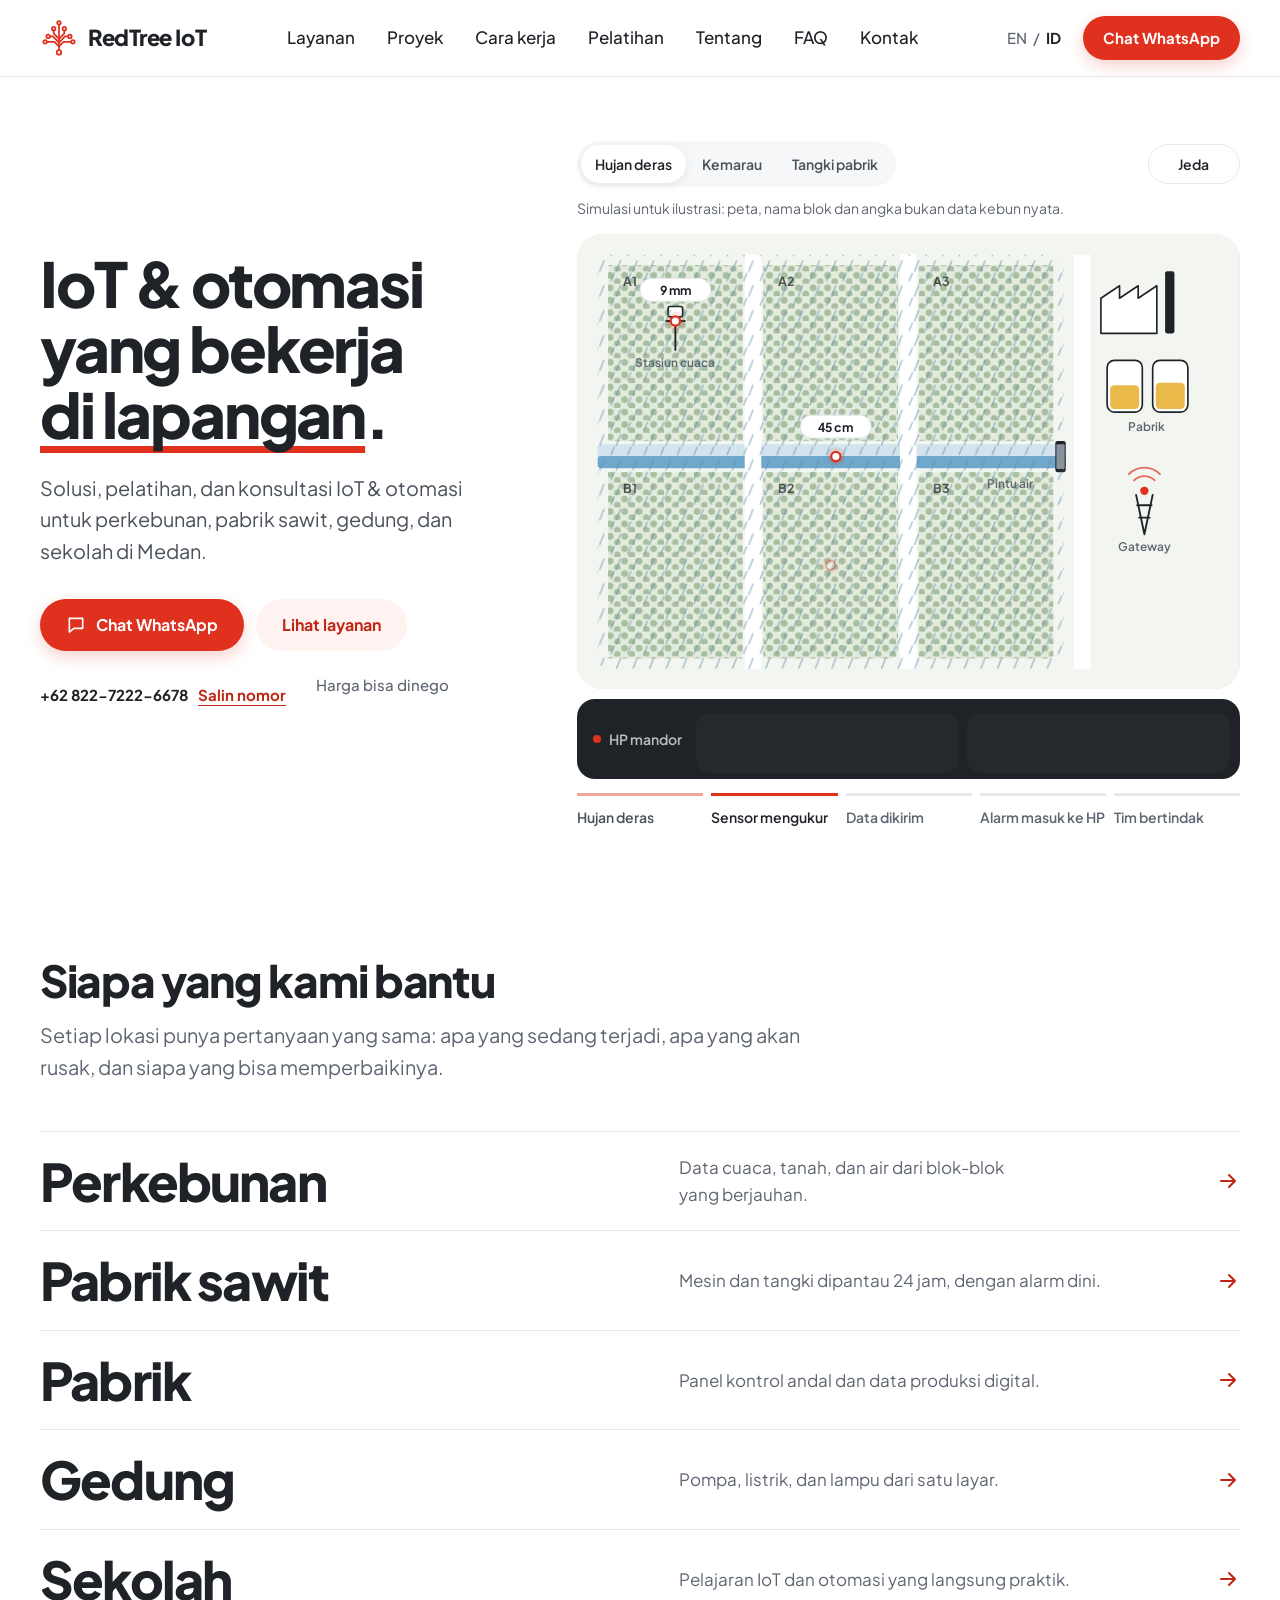
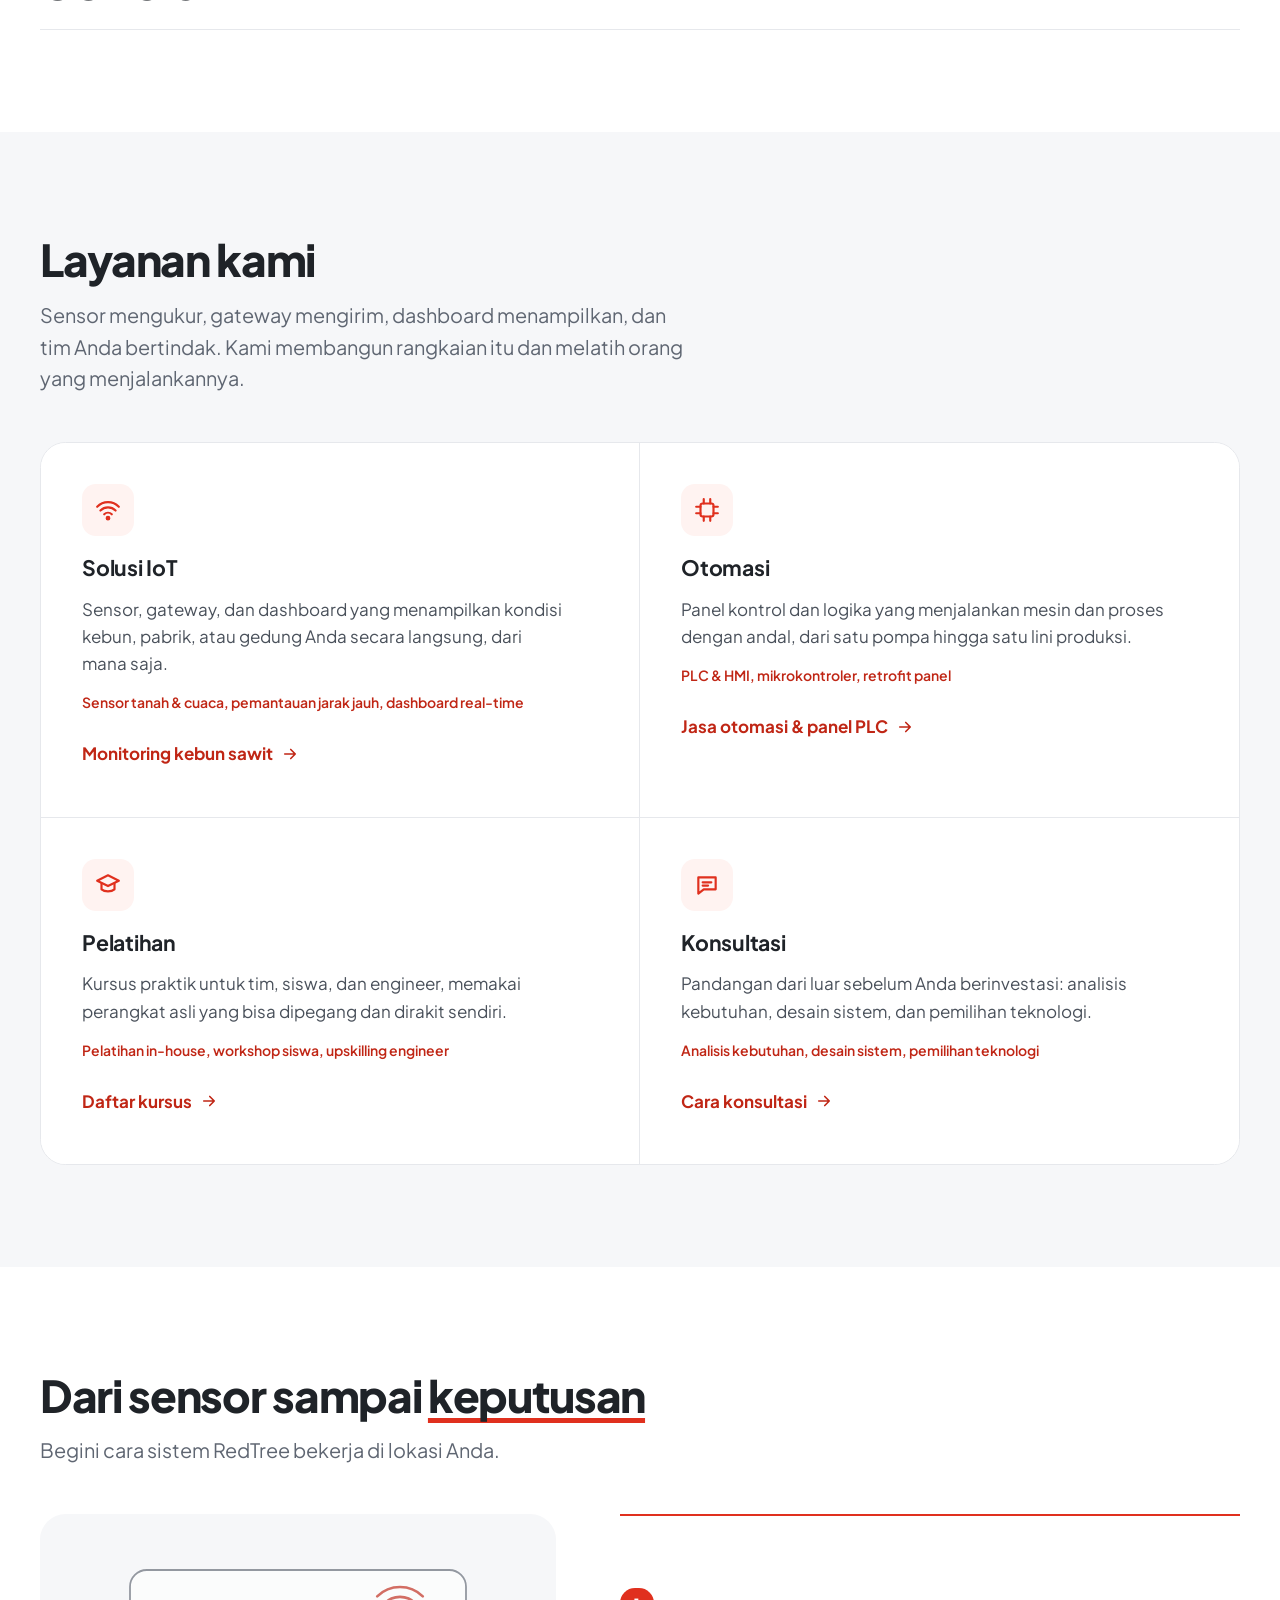
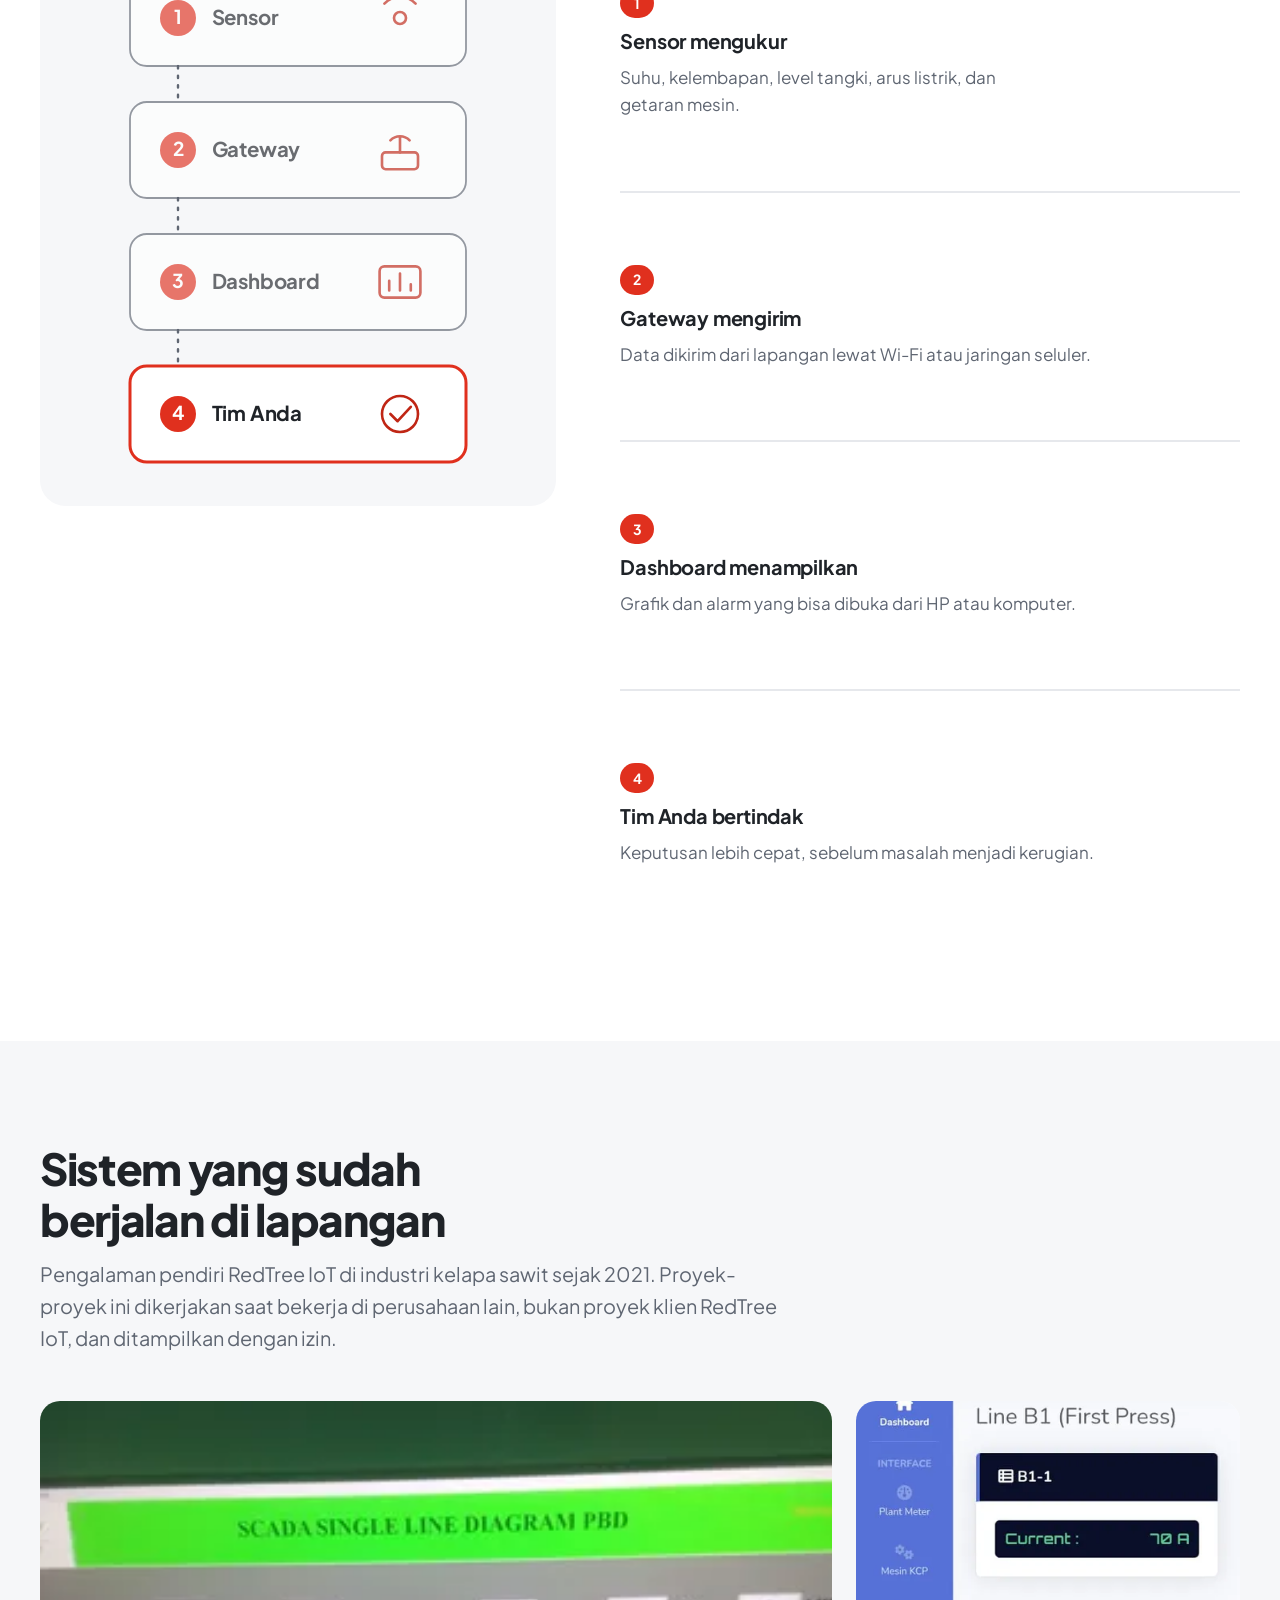
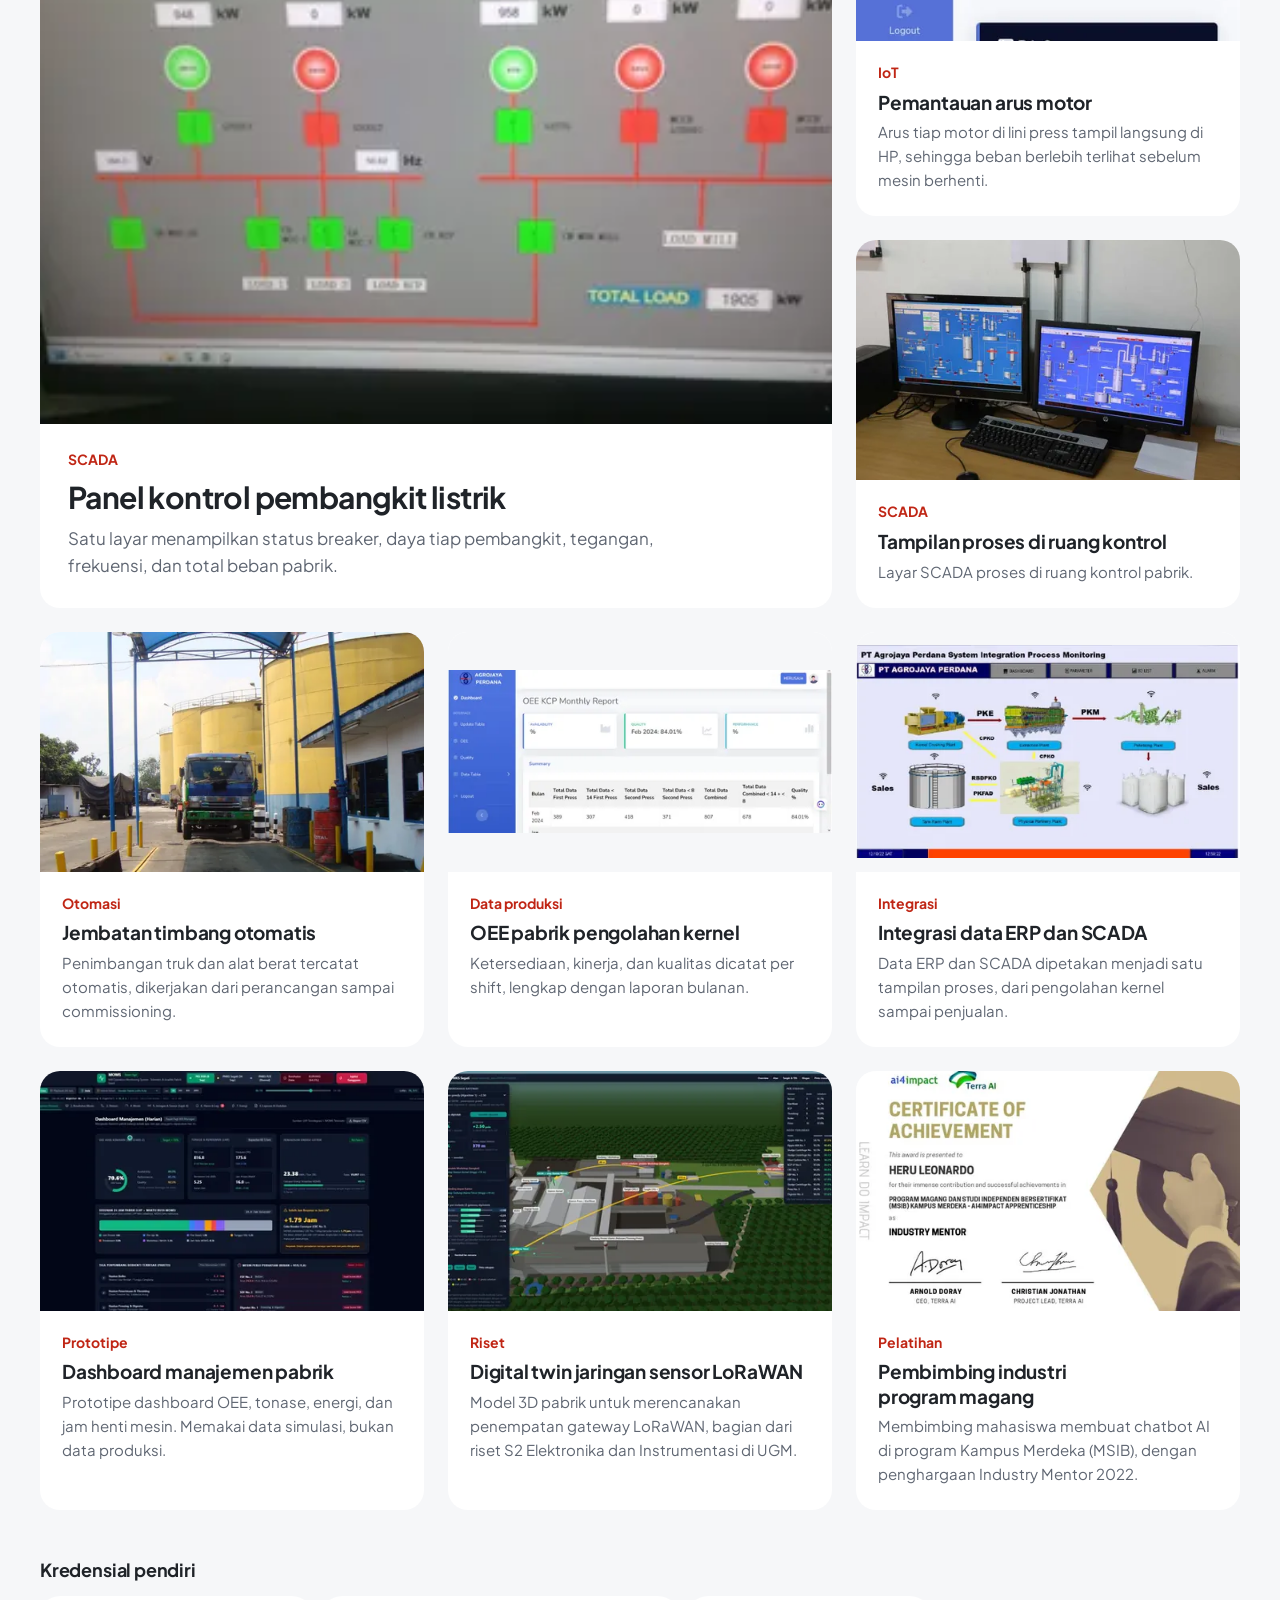
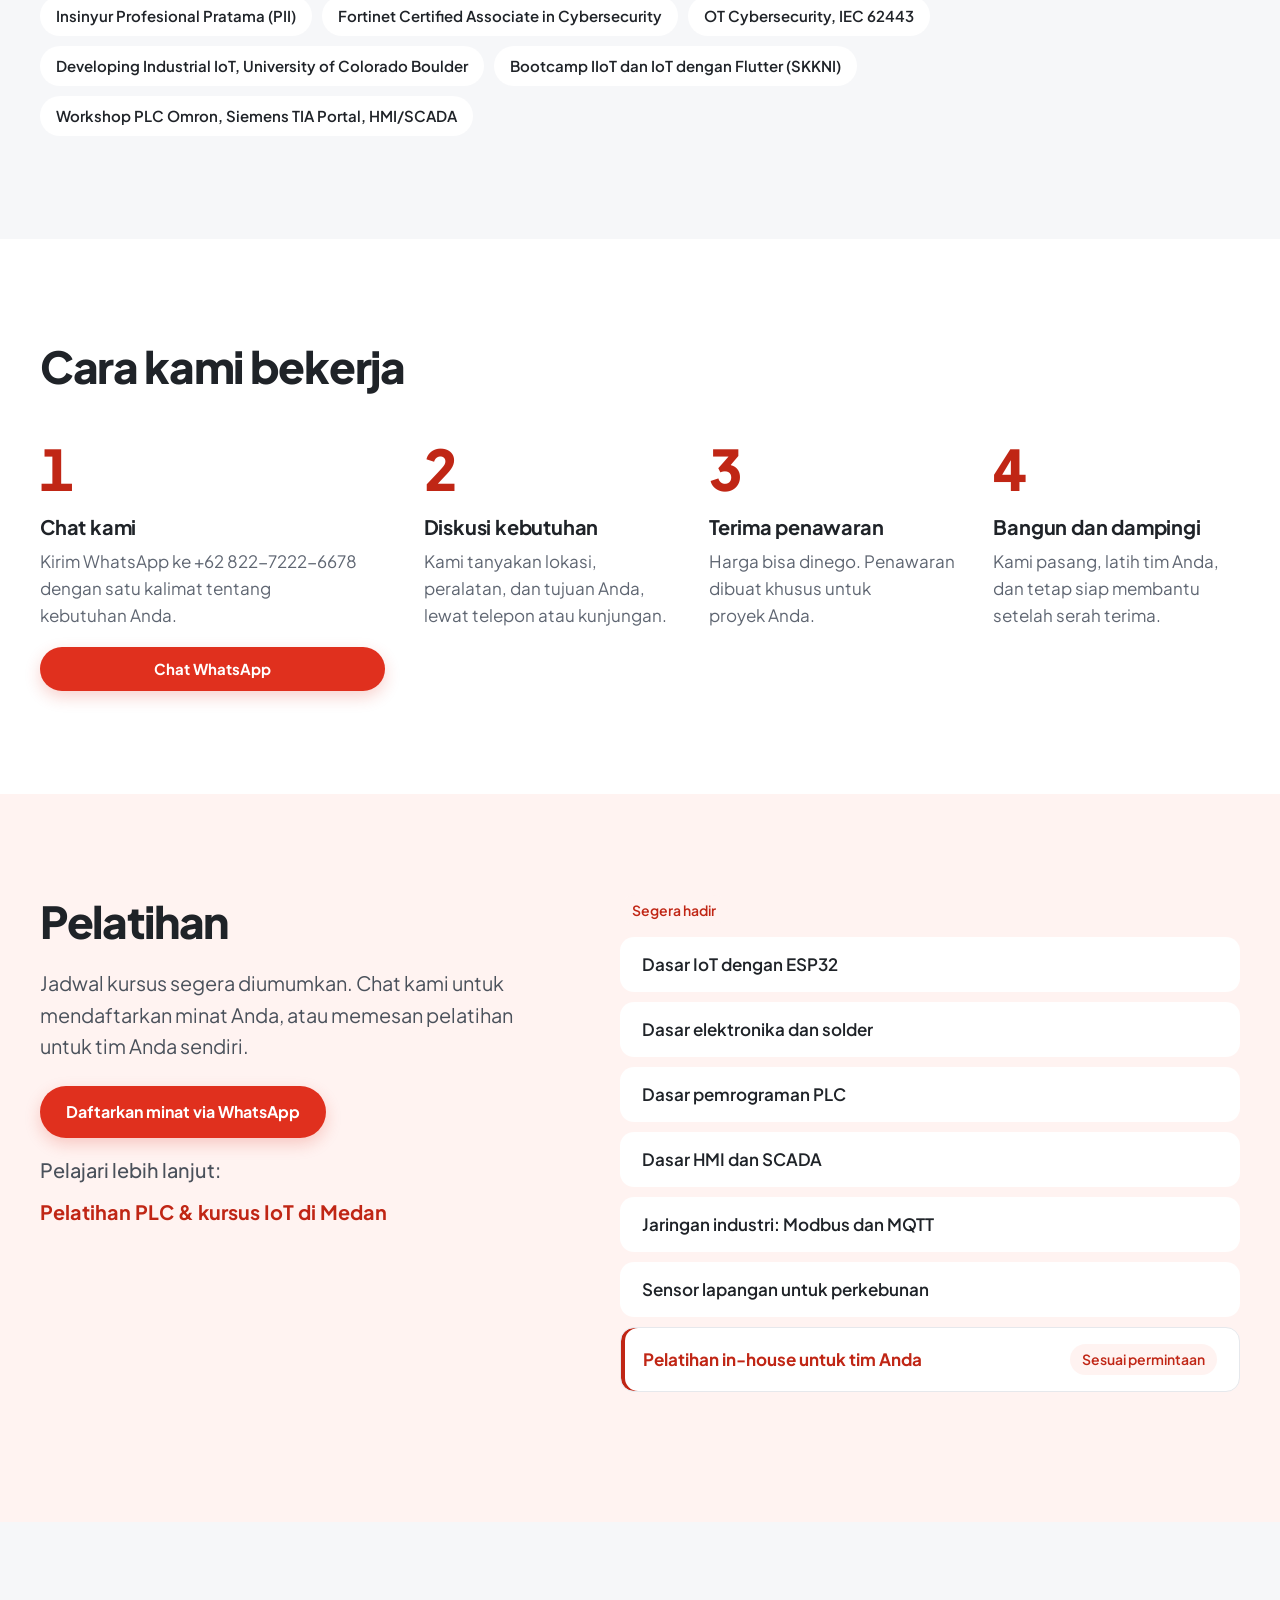
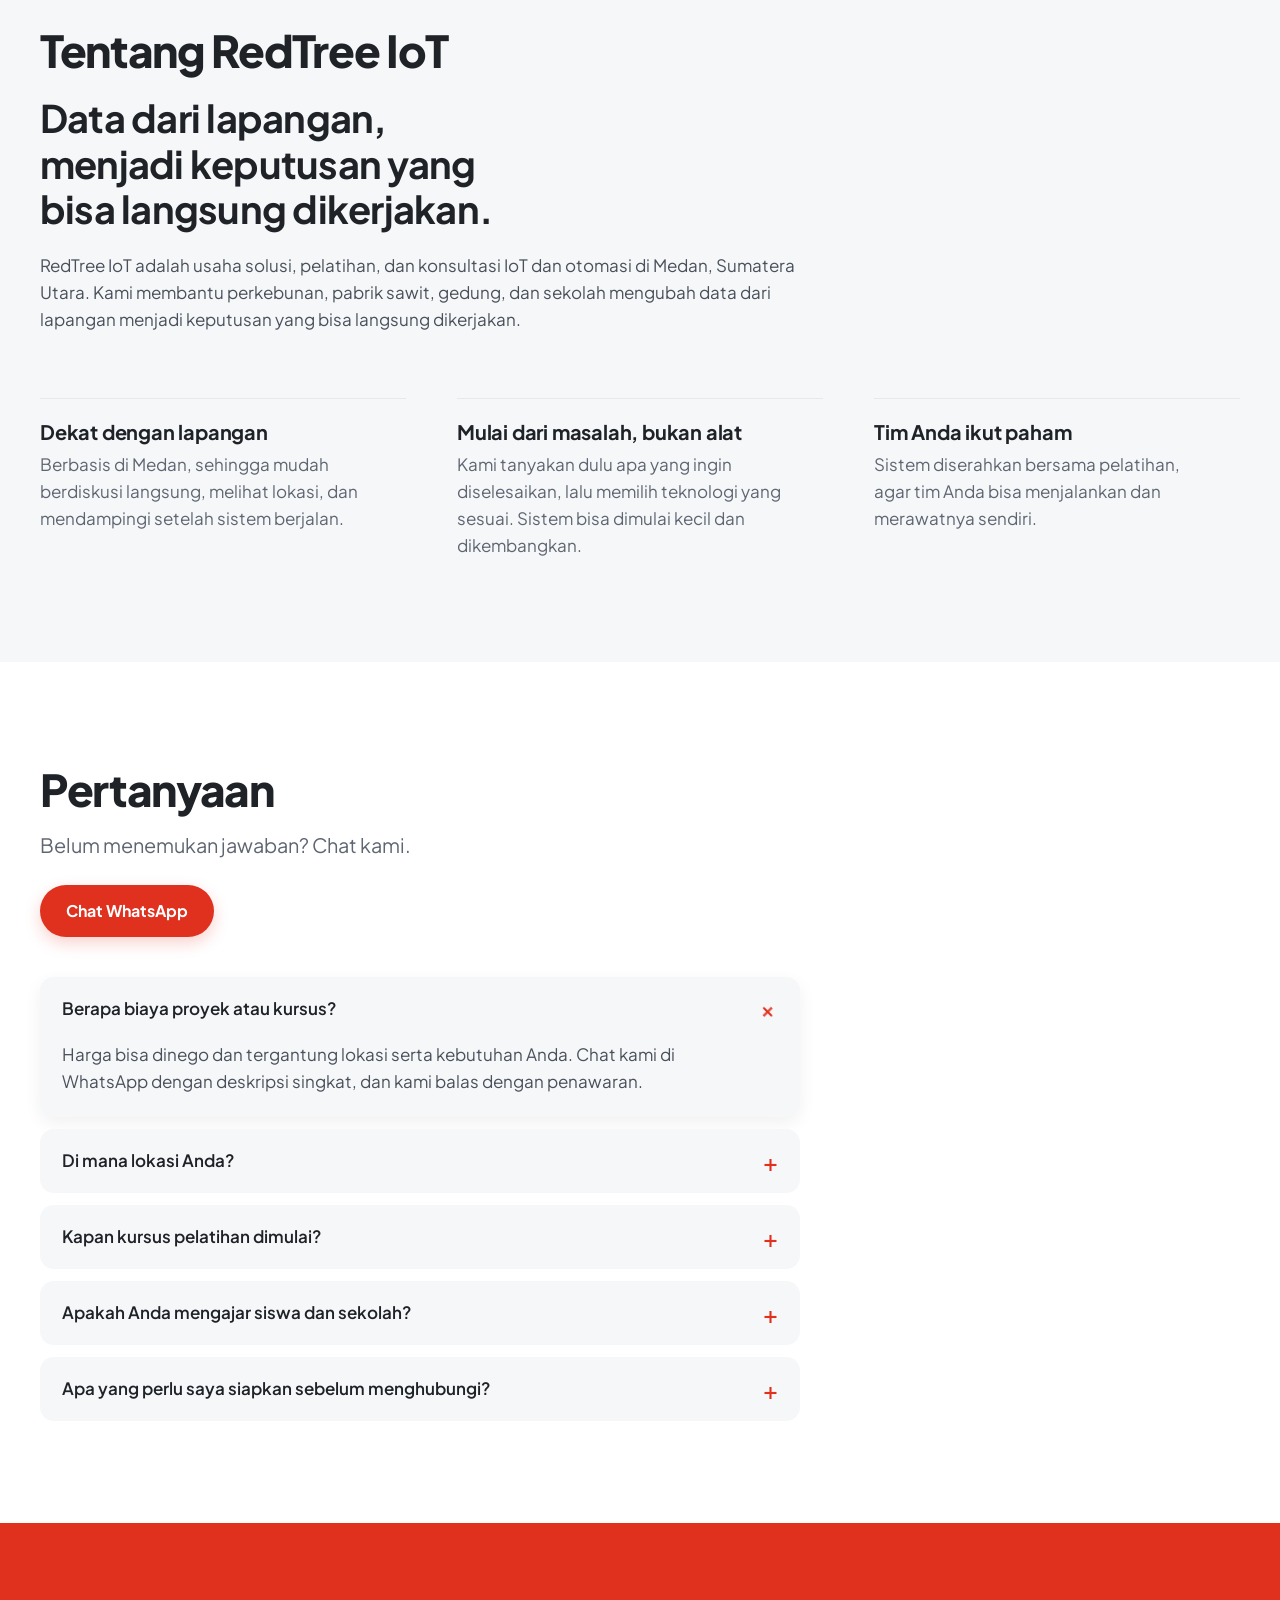
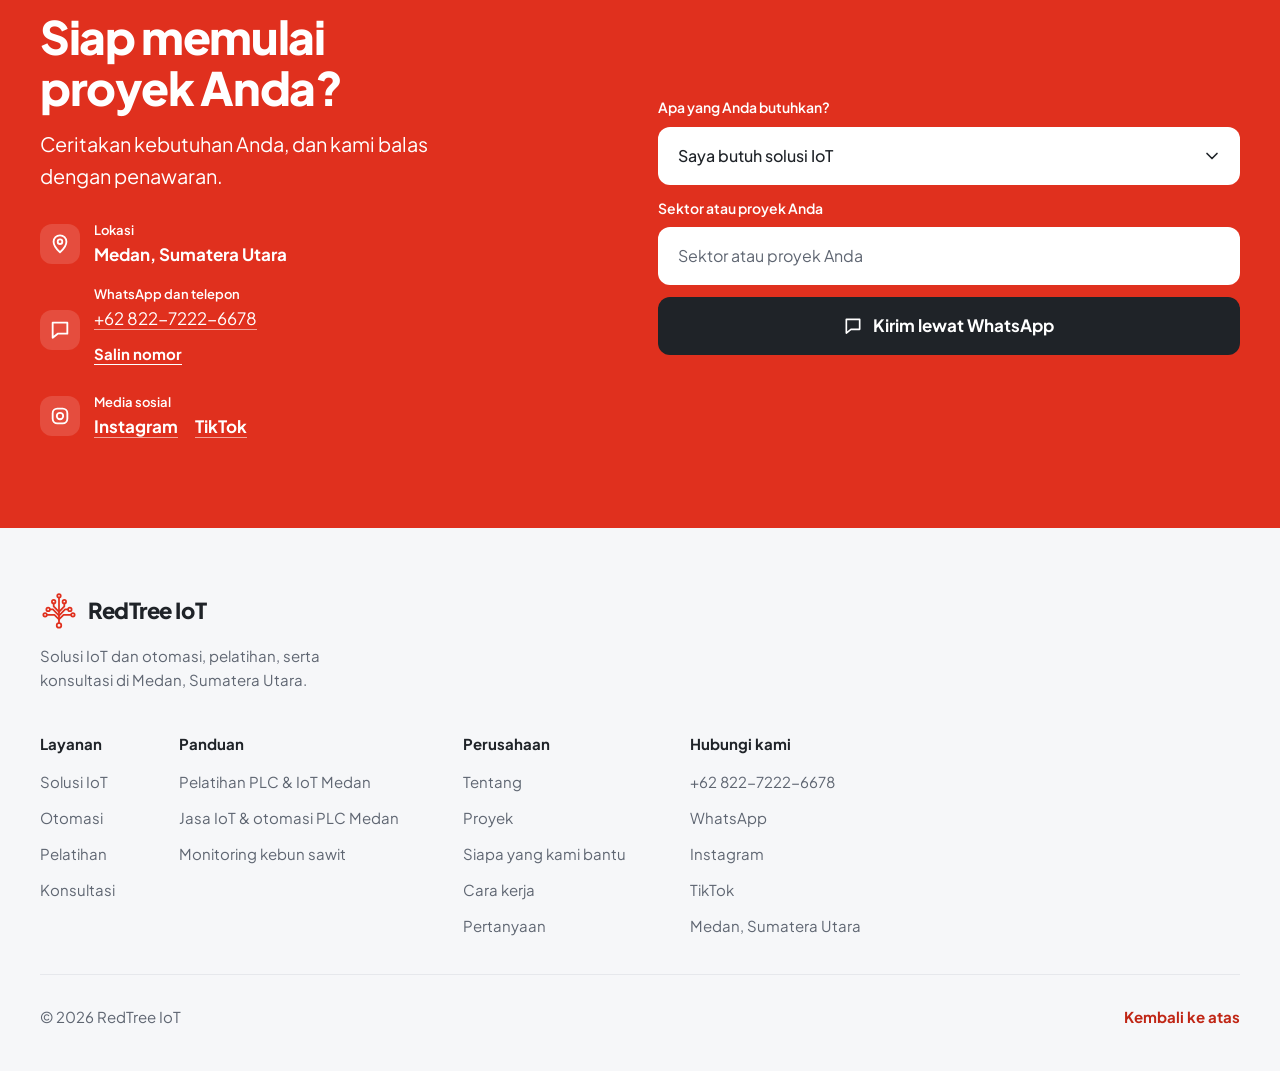
<file: site/index.html>
<!doctype html>
<html lang="id">
<head>
  <meta charset="utf-8">
  <meta name="viewport" content="width=device-width, initial-scale=1, viewport-fit=cover">
  <title>Jasa IoT &amp; Otomasi, Pelatihan PLC Medan | RedTree IoT</title>
  <meta name="description" content="RedTree IoT Medan: jasa IoT &amp; otomasi industri, pelatihan PLC, ESP32 &amp; SCADA, serta konsultasi untuk perkebunan, pabrik sawit, gedung &amp; sekolah. Harga nego via WhatsApp.">
  <link rel="canonical" href="https://redtreeiot.netlify.app/">
  <meta name="robots" content="index, follow, max-image-preview:large">
  <meta name="theme-color" content="#ffffff">
  <meta name="geo.region" content="ID-SU">
  <meta name="geo.placename" content="Medan">
  <meta property="og:type" content="website">
  <meta property="og:site_name" content="RedTree IoT">
  <meta property="og:locale" content="id_ID">
  <meta property="og:url" content="https://redtreeiot.netlify.app/">
  <meta property="og:title" content="RedTree IoT · Jasa IoT &amp; otomasi, pelatihan PLC di Medan">
  <meta property="og:description" content="Solusi IoT dan otomasi, pelatihan, serta konsultasi untuk perkebunan, pabrik sawit, gedung dan sekolah di Medan. Harga bisa dinego via WhatsApp.">
  <meta property="og:image" content="https://redtreeiot.netlify.app/og-image.jpg?v=4">
  <meta property="og:image:width" content="1200">
  <meta property="og:image:height" content="630">
  <meta property="og:image:alt" content="RedTree IoT: IoT &amp; otomasi yang bekerja di lapangan, dengan ilustrasi peta kebun sawit dan alarm muka air parit">
  <meta name="twitter:card" content="summary_large_image">
  <link rel="apple-touch-icon" href="icons/apple-touch-icon.png">
  <link rel="manifest" href="/manifest.webmanifest">
  <script type="application/ld+json">
{
  "@context": "https://schema.org",
  "@graph": [
    {
      "@type": "ProfessionalService",
      "@id": "https://redtreeiot.netlify.app/#bisnis",
      "name": "RedTree IoT",
      "url": "https://redtreeiot.netlify.app/",
      "logo": "https://redtreeiot.netlify.app/logo-512.png",
      "image": "https://redtreeiot.netlify.app/og-image.jpg",
      "description": "Jasa IoT dan otomasi industri, pelatihan PLC, ESP32, HMI dan SCADA, serta konsultasi untuk perkebunan, pabrik kelapa sawit, gedung dan sekolah di Medan, Sumatera Utara.",
      "telephone": "+62 822-7222-6678",
      "address": {
        "@type": "PostalAddress",
        "addressLocality": "Medan",
        "addressRegion": "Sumatera Utara",
        "addressCountry": "ID"
      },
      "areaServed": [
        {
          "@type": "City",
          "name": "Medan"
        },
        {
          "@type": "AdministrativeArea",
          "name": "Sumatera Utara"
        }
      ],
      "contactPoint": {
        "@type": "ContactPoint",
        "telephone": "+62 822-7222-6678",
        "contactType": "customer service",
        "availableLanguage": [
          "id",
          "en"
        ],
        "url": "https://wa.me/6282272226678"
      },
      "sameAs": [
        "https://www.instagram.com/redtreeiot/",
        "https://www.tiktok.com/@redtreeiot"
      ],
      "knowsAbout": [
        "Internet of Things",
        "Otomasi industri",
        "PLC",
        "HMI",
        "SCADA",
        "ESP32",
        "Arduino",
        "Modbus",
        "MQTT",
        "Sensor perkebunan"
      ],
      "hasOfferCatalog": {
        "@type": "OfferCatalog",
        "name": "Layanan RedTree IoT",
        "itemListElement": [
          {
            "@type": "Offer",
            "itemOffered": {
              "@type": "Service",
              "name": "Solusi IoT",
              "description": "Sensor, gateway dan dashboard untuk pemantauan kebun, pabrik dan gedung."
            }
          },
          {
            "@type": "Offer",
            "itemOffered": {
              "@type": "Service",
              "name": "Otomasi industri",
              "description": "Panel kontrol PLC dan HMI, mikrokontroler, retrofit panel."
            }
          },
          {
            "@type": "Offer",
            "itemOffered": {
              "@type": "Service",
              "name": "Pelatihan IoT dan PLC",
              "description": "Kursus praktik ESP32, elektronika, PLC, HMI/SCADA, Modbus dan MQTT, serta pelatihan in-house."
            }
          },
          {
            "@type": "Offer",
            "itemOffered": {
              "@type": "Service",
              "name": "Konsultasi IoT dan otomasi",
              "description": "Analisis kebutuhan, desain sistem dan pemilihan teknologi."
            }
          }
        ]
      }
    },
    {
      "@type": "WebSite",
      "@id": "https://redtreeiot.netlify.app/#website",
      "url": "https://redtreeiot.netlify.app/",
      "name": "RedTree IoT",
      "inLanguage": "id-ID",
      "publisher": {
        "@id": "https://redtreeiot.netlify.app/#bisnis"
      }
    }
  ]
}
  </script>
  <link rel="icon" href="favicon.svg" type="image/svg+xml">
  <link rel="preconnect" href="https://fonts.googleapis.com">
  <link rel="preconnect" href="https://fonts.gstatic.com" crossorigin>
  <link href="https://fonts.googleapis.com/css2?family=Plus+Jakarta+Sans:wght@400..800&display=swap" rel="stylesheet">
  <link rel="stylesheet" href="styles.css?v=4">
  <script>
    (function () {
      var d = document.documentElement, l = 'id';
      try { l = new URLSearchParams(location.search).get('lang') || localStorage.getItem('rt-lang') || 'id'; } catch (e) {}
      if (l === 'en') d.setAttribute('data-lang-pending', 'en');
      d.classList.add('js');
    })();
  </script>
</head>
<body>
  <svg width="0" height="0" style="position:absolute" aria-hidden="true">
    <symbol id="mark" viewBox="0 0 100 100">
      <g fill="none" stroke="currentColor" stroke-width="4.6" stroke-linecap="round" stroke-linejoin="round">
        <path d="M50 82V15"/><path d="M50 72L38 60H18"/><path d="M50 62L34 46H26"/><path d="M50 52L36 38V30"/><path d="M50 72L62 60H82"/><path d="M50 62L66 46H74"/><path d="M50 52L64 38V30"/>
        <circle cx="50" cy="10" r="4.6"/><circle cx="13.4" cy="60" r="4.6"/><circle cx="21.4" cy="46" r="4.6"/><circle cx="36" cy="25.4" r="4.6"/><circle cx="86.6" cy="60" r="4.6"/><circle cx="78.6" cy="46" r="4.6"/><circle cx="64" cy="25.4" r="4.6"/><circle cx="50" cy="88" r="6"/>
      </g>
    </symbol>
    <symbol id="i-wa" viewBox="0 0 24 24"><path d="M4 4h16v12H9.5L4 20.5z" fill="none" stroke="currentColor" stroke-width="2" stroke-linejoin="round"/></symbol>
  </svg>

  <a class="skip" href="#main" data-i18n="skip">Langsung ke konten</a>

  <header class="nav">
    <div class="wrap nav-in">
      <a class="logo" href="#top" aria-label="RedTree IoT, kembali ke atas" data-i18n-arialabel="a.top">
        <svg class="logo-mark" width="38" height="38" aria-hidden="true"><use href="#mark"/></svg>
        <span>RedTree IoT</span>
      </a>
      <nav class="links" id="site-nav" aria-label="Utama" data-i18n-arialabel="a.main">
        <a href="#layanan" data-i18n="nav.services">Layanan</a>
        <a href="#proyek" data-i18n="nav.projects">Proyek</a>
        <a href="#proses" data-i18n="nav.how">Cara kerja</a>
        <a href="#pelatihan" data-i18n="nav.training">Pelatihan</a>
        <a href="#tentang" data-i18n="nav.about">Tentang</a>
        <a href="#faq" data-i18n="nav.faq">FAQ</a>
        <a href="#kontak" data-i18n="nav.contact">Kontak</a>
        <a class="btn btn-red links-wa" data-wa="nav" href="https://wa.me/6282272226678" target="_blank" rel="noopener" data-i18n="nav.wa">Chat WhatsApp</a>
      </nav>
      <div class="nav-actions">
        <button class="lang" type="button" aria-label="EN / ID: ganti bahasa (switch language)"><span data-l="en" lang="en">EN</span><span aria-hidden="true">/</span><span data-l="id" lang="id">ID</span></button>
        <a class="btn btn-red btn-s nav-wa" data-wa="nav" href="https://wa.me/6282272226678" target="_blank" rel="noopener" data-i18n="nav.wa">Chat WhatsApp</a>
        <button class="menu" type="button" aria-expanded="false" aria-controls="site-nav" aria-label="Menu">
          <svg width="26" height="26" viewBox="0 0 24 24" aria-hidden="true"><path class="m1" d="M4 7h16"/><path class="m2" d="M4 12h16"/><path class="m3" d="M4 17h16"/></svg>
        </button>
      </div>
    </div>
  </header>

  <main id="main">
    <section class="hero" id="top">
      <div class="wrap hero-in">
        <div class="hero-text">
          <h1>
            <span class="h1-line" data-i18n="hero.h1a">IoT &amp; otomasi</span>
            <span class="h1-line" data-i18n="hero.h1b">yang bekerja <span class="mark">di lapangan</span>.</span>
          </h1>
          <p class="lead" data-i18n="hero.p">Solusi, pelatihan, dan konsultasi IoT &amp; otomasi untuk perkebunan, pabrik sawit, gedung, dan sekolah di Medan.</p>
          <div class="ctas">
            <a class="btn btn-red" data-wa="hero" href="https://wa.me/6282272226678" target="_blank" rel="noopener"><svg width="20" height="20" aria-hidden="true"><use href="#i-wa"/></svg><span data-i18n="nav.wa">Chat WhatsApp</span></a>
            <a class="btn btn-tint" href="#layanan" data-i18n="hero.cta2">Lihat layanan</a>
          </div>
          <ul class="meta"><li><a href="tel:+6282272226678">+62 822-7222-6678</a><button type="button" class="copy" data-copy="+6282272226678" data-i18n="ct.copy">Salin nomor</button><span class="copy-status" role="status" aria-live="polite"></span></li><li data-i18n="hero.card1">Harga bisa dinego</li></ul>
        </div>
        <figure class="estate" data-estate>
          <div class="estate-bar">
            <div class="estate-tabs" role="group" aria-label="Pilih cerita" data-i18n-arialabel="map.pick">
              <button type="button" aria-pressed="true" data-story="hujan" data-i18n="map.s.hujan">Hujan deras</button>
              <button type="button" aria-pressed="false" data-story="kemarau" data-i18n="map.s.kemarau">Kemarau</button>
              <button type="button" aria-pressed="false" data-story="tangki" data-i18n="map.s.tangki">Tangki pabrik</button>
            </div>
            <button type="button" class="estate-play" aria-pressed="false">Jeda</button>
            <p class="estate-note" data-i18n="map.note">Simulasi untuk ilustrasi: peta, nama blok dan angka bukan data kebun nyata.</p>
          </div>
          <div class="estate-stage">
            <svg class="estate-map" viewBox="0 0 640 440" role="img" aria-labelledby="estate-desc">
              <desc id="estate-desc" data-i18n="map.desc">Peta ilustrasi kebun sawit dengan parit, pabrik, sensor dan gateway. Sensor mengirim data ke HP saat ada kondisi yang perlu ditangani.</desc>
              <defs>
                <pattern id="palms" width="14" height="12" patternUnits="userSpaceOnUse"><circle cx="4" cy="4" r="3.3"/><circle cx="11" cy="10" r="3.3"/></pattern>
                <pattern id="rainpat" width="16" height="24" patternUnits="userSpaceOnUse"><path d="M10 2 L6 12 M4 14 L1 21"/></pattern>
                <clipPath id="estate-clip"><rect x="20" y="20" width="450" height="400" rx="10"/></clipPath>
              </defs>
              <rect class="ground" width="640" height="440"/>
              <g class="blocks">
                <rect x="30" y="30" width="130" height="170" rx="6"/><rect x="180" y="30" width="130" height="170" rx="6"/><rect x="330" y="30" width="130" height="170" rx="6"/>
                <rect x="30" y="230" width="130" height="180" rx="6"/><rect class="block-soil" x="180" y="230" width="130" height="180" rx="6"/><rect x="330" y="230" width="130" height="180" rx="6"/>
              </g>
              <rect class="dry" x="180" y="230" width="130" height="180" rx="6"/>
              <g class="palms">
                <rect x="30" y="30" width="130" height="170"/><rect x="180" y="30" width="130" height="170"/><rect x="330" y="30" width="130" height="170"/>
                <rect x="30" y="230" width="130" height="180"/><rect x="180" y="230" width="130" height="180"/><rect x="330" y="230" width="130" height="180"/>
              </g>
              <rect class="canal-bed" x="20" y="203" width="452" height="24" rx="4"/>
              <rect class="canal-water" x="20" y="215" width="452" height="12" rx="3"/>
              <g class="roads"><rect x="162" y="20" width="16" height="400"/><rect x="312" y="20" width="16" height="400"/><rect x="480" y="20" width="16" height="400"/></g>
              <g class="block-names"><text x="44" y="50">A1</text><text x="194" y="50">A2</text><text x="344" y="50">A3</text><text x="44" y="250">B1</text><text x="194" y="250">B2</text><text x="344" y="250">B3</text></g>
              <g class="gate"><rect x="462" y="200" width="10" height="30" rx="2"/><rect class="gate-door" x="463" y="203" width="8" height="24" rx="1"/></g>
              <text class="lbl" x="440" y="245" text-anchor="end" data-i18n="map.gate">Pintu air</text>
              <g class="mill">
                <path class="mill-bld" d="M506 96 V 62 L 524 50 V 62 L 542 50 V 62 L 560 50 V 96 Z"/>
                <rect class="chimney" x="568" y="36" width="9" height="60" rx="2"/>
                <circle class="smoke" cx="572" cy="30" r="5"/><circle class="smoke s2" cx="572" cy="30" r="5"/>
                <rect class="mtank" x="512" y="122" width="34" height="50" rx="7"/><rect class="mtank-fill" x="515" y="146" width="28" height="23" rx="4"/>
                <rect class="mtank" x="556" y="122" width="34" height="50" rx="7"/><rect class="tank-level" x="559" y="143" width="28" height="26" rx="4"/>
              </g>
              <text class="lbl" x="550" y="190" text-anchor="middle" data-i18n="map.mill">Pabrik</text>
              <g class="station"><path d="M95 112 V84 M86 84h18"/><rect x="88" y="70" width="14" height="10" rx="2"/></g>
              <text class="lbl" x="95" y="128" text-anchor="middle" data-i18n="map.station">Stasiun cuaca</text>
              <g class="rain" clip-path="url(#estate-clip)"><rect class="rain-sheet" x="0" y="-24" width="640" height="490"/></g>
              <rect class="sun" width="640" height="440"/>
              <g class="scene-mill">
                <rect class="mill-ground" width="640" height="440"/>
                <text class="mill-title" x="36" y="48" data-i18n="map.m.title">Pabrik kelapa sawit</text>
                <g class="press"><rect x="40" y="96" width="190" height="130" rx="8"/><path d="M40 136h190M88 96v130M136 96v130M184 96v130"/></g>
                <text class="lbl" x="135" y="248" text-anchor="middle" data-i18n="map.m.press">Stasiun press</text>
                <path class="pipe feed" d="M230 160 H 465 V 120"/>
                <g class="tank"><rect class="tank-shell" x="300" y="120" width="90" height="200" rx="14"/><rect class="tank-liquid t1" x="303" y="260" width="84" height="57" rx="11"/></g>
                <g class="tank"><rect class="tank-shell" x="420" y="120" width="90" height="200" rx="14"/><rect class="tank-liquid t2" x="423" y="200" width="84" height="117" rx="11"/></g>
                <line class="tank-limit" x1="414" x2="516" y1="140" y2="140"/>
                <text class="lbl limit-lbl" x="520" y="144" data-i18n="map.m.limit">batas</text>
                <text class="lbl" x="345" y="342" text-anchor="middle" data-i18n="map.m.t1">Tangki 1</text>
                <text class="lbl" x="465" y="342" text-anchor="middle" data-i18n="map.m.t2">Tangki 2</text>
                <path class="pipe transfer" d="M507 316 V 380 H 303 V 316"/>
                <g class="pump"><circle cx="405" cy="380" r="14"/><path d="M398 380h14M405 373v14"/></g>
                <text class="lbl" x="405" y="414" text-anchor="middle" data-i18n="map.m.pump">Pompa transfer</text>
                <g class="usonic"><rect x="453" y="104" width="24" height="12" rx="3"/></g>
              </g>
              <g class="tower"><path d="M548 290 L540 252 M548 290 L556 252 M541 262h14M543 274h10"/><circle cx="548" cy="248" r="4"/><path class="waves" d="M538 238a14 14 0 0 1 20 0M533 232a21 21 0 0 1 30 0"/></g>
              <text class="lbl" x="548" y="306" text-anchor="middle">Gateway</text>
              <g class="links">
                <path id="pk-rain" d="M95 84 C 260 40, 470 140, 548 248"/>
                <path id="pk-canal" d="M250 215 Q 420 170 548 248"/>
                <path id="pk-soil" d="M245 320 Q 420 330 548 248"/>
                <path id="pk-tank" d="M465 100 C 520 110, 548 170, 548 248"/>
                <path id="pk-up" d="M548 248 Q 600 330 590 440"/>
              </g>
              <g class="packets"></g>
              <g class="sensor" data-sensor="rain"><circle class="ring" cx="95" cy="84" r="9"/><circle cx="95" cy="84" r="4.5"/></g>
              <g class="sensor" data-sensor="canal"><circle class="ring" cx="250" cy="215" r="9"/><circle cx="250" cy="215" r="4.5"/></g>
              <g class="sensor" data-sensor="soil"><circle class="ring" cx="245" cy="320" r="9"/><circle cx="245" cy="320" r="4.5"/></g>
              <g class="sensor" data-sensor="tank"><circle class="ring" cx="465" cy="100" r="9"/><circle cx="465" cy="100" r="4.5"/></g>
              <g class="callout" data-callout="rain" transform="translate(95 56)"><rect x="-34" y="-13" width="68" height="22" rx="11"/><text y="3" text-anchor="middle"></text></g>
              <g class="callout" data-callout="canal" transform="translate(250 188)"><rect x="-34" y="-13" width="68" height="22" rx="11"/><text y="3" text-anchor="middle"></text></g>
              <g class="callout" data-callout="soil" transform="translate(245 294)"><rect x="-34" y="-13" width="68" height="22" rx="11"/><text y="3" text-anchor="middle"></text></g>
              <g class="callout" data-callout="tank" transform="translate(465 74)"><rect x="-34" y="-13" width="68" height="22" rx="11"/><text y="3" text-anchor="middle"></text></g>
            </svg>
            <div class="phone" aria-live="off">
              <p class="phone-head"><span class="live-dot" aria-hidden="true"></span><span data-i18n="map.phone">HP mandor</span></p>
              <div class="note note-alarm"><strong></strong><span></span></div>
              <div class="note note-act"><strong data-i18n="map.done">Tindakan</strong><span></span></div>
            </div>
          </div>
          <ol class="story-steps"><li></li><li></li><li></li><li></li><li></li></ol>
        </figure>
      </div>
    </section>

    <section class="section" id="sektor" aria-labelledby="sektor-h">
      <div class="wrap">
        <div class="head">
          <h2 id="sektor-h" data-i18n="sec.h">Siapa yang kami bantu</h2>
          <p data-i18n="sec.p">Setiap lokasi punya pertanyaan yang sama: apa yang sedang terjadi, apa yang akan rusak, dan siapa yang bisa memperbaikinya.</p>
          <p class="sec-note" data-i18n="sec.note">Halaman tujuan berbahasa Indonesia.</p>
        </div>
        <ul class="sector-lines">
          <li><a class="sector-link" href="monitoring-kebun-sawit/"><h3 data-i18n="sec.1">Perkebunan</h3><p data-i18n="sec.1p">Data cuaca, tanah, dan air dari blok-blok yang berjauhan.</p><svg class="sector-arrow" width="24" height="24" viewBox="0 0 24 24" aria-hidden="true"><path d="M5 12h14M13 6l6 6-6 6"/></svg></a></li>
          <li><a class="sector-link" href="jasa-iot-otomasi-medan/"><h3 data-i18n="sec.2">Pabrik sawit</h3><p data-i18n="sec.2p">Mesin dan tangki dipantau 24 jam, dengan alarm dini.</p><svg class="sector-arrow" width="24" height="24" viewBox="0 0 24 24" aria-hidden="true"><path d="M5 12h14M13 6l6 6-6 6"/></svg></a></li>
          <li><a class="sector-link" href="jasa-iot-otomasi-medan/"><h3 data-i18n="sec.3">Pabrik</h3><p data-i18n="sec.3p">Panel kontrol andal dan data produksi digital.</p><svg class="sector-arrow" width="24" height="24" viewBox="0 0 24 24" aria-hidden="true"><path d="M5 12h14M13 6l6 6-6 6"/></svg></a></li>
          <li><a class="sector-link" href="jasa-iot-otomasi-medan/"><h3 data-i18n="sec.4">Gedung</h3><p data-i18n="sec.4p">Pompa, listrik, dan lampu dari satu layar.</p><svg class="sector-arrow" width="24" height="24" viewBox="0 0 24 24" aria-hidden="true"><path d="M5 12h14M13 6l6 6-6 6"/></svg></a></li>
          <li><a class="sector-link" href="pelatihan-plc-iot-medan/"><h3 data-i18n="sec.5">Sekolah</h3><p data-i18n="sec.5p">Pelajaran IoT dan otomasi yang langsung praktik.</p><svg class="sector-arrow" width="24" height="24" viewBox="0 0 24 24" aria-hidden="true"><path d="M5 12h14M13 6l6 6-6 6"/></svg></a></li>
        </ul>
      </div>
    </section>

    <section class="section grey" id="layanan" aria-labelledby="layanan-h">
      <div class="wrap">
        <div class="head">
          <h2 id="layanan-h" data-i18n="svc.h">Layanan kami</h2>
          <p data-i18n="svc.p">Sensor mengukur, gateway mengirim, dashboard menampilkan, dan tim Anda bertindak. Kami membangun rangkaian itu dan melatih orang yang menjalankannya.</p>
        </div>
        <div class="services">
          <article class="card">
            <span class="icon"><svg width="26" height="26" viewBox="0 0 24 24" aria-hidden="true"><path d="M2 9a14 14 0 0 1 20 0"/><path d="M5 12.5a10 10 0 0 1 14 0"/><path d="M8.5 16a5 5 0 0 1 7 0"/><circle cx="12" cy="19.5" r="1.2" fill="currentColor"/></svg></span>
            <h3 data-i18n="svc.1">Solusi IoT</h3>
            <p data-i18n="svc.1p">Sensor, gateway, dan dashboard yang menampilkan kondisi kebun, pabrik, atau gedung Anda secara langsung, dari mana saja.</p>
            <p class="terms" data-i18n="svc.1t">Sensor tanah &amp; cuaca, pemantauan jarak jauh, dashboard real-time</p>
            <a class="card-link" href="monitoring-kebun-sawit/"><span data-i18n="svc.1l">Monitoring kebun sawit</span><svg width="18" height="18" viewBox="0 0 24 24" aria-hidden="true"><path d="M5 12h14M13 6l6 6-6 6"/></svg></a>
          </article>
          <article class="card">
            <span class="icon"><svg width="26" height="26" viewBox="0 0 24 24" aria-hidden="true"><rect x="6" y="6" width="12" height="12" rx="2"/><path d="M9 2v4M15 2v4M9 18v4M15 18v4M2 9h4M2 15h4M18 9h4M18 15h4"/></svg></span>
            <h3 data-i18n="svc.2">Otomasi</h3>
            <p data-i18n="svc.2p">Panel kontrol dan logika yang menjalankan mesin dan proses dengan andal, dari satu pompa hingga satu lini produksi.</p>
            <p class="terms" data-i18n="svc.2t">PLC &amp; HMI, mikrokontroler, retrofit panel</p>
            <a class="card-link" href="jasa-iot-otomasi-medan/"><span data-i18n="svc.2l">Jasa otomasi &amp; panel PLC</span><svg width="18" height="18" viewBox="0 0 24 24" aria-hidden="true"><path d="M5 12h14M13 6l6 6-6 6"/></svg></a>
          </article>
          <article class="card">
            <span class="icon"><svg width="26" height="26" viewBox="0 0 24 24" aria-hidden="true"><path d="M2 8l10-5 10 5-10 5z"/><path d="M6 10.5V16c3 2.5 9 2.5 12 0v-5.5"/></svg></span>
            <h3 data-i18n="svc.3">Pelatihan</h3>
            <p data-i18n="svc.3p">Kursus praktik untuk tim, siswa, dan engineer, memakai perangkat asli yang bisa dipegang dan dirakit sendiri.</p>
            <p class="terms" data-i18n="svc.3t">Pelatihan in-house, workshop siswa, upskilling engineer</p>
            <a class="card-link" href="pelatihan-plc-iot-medan/"><span data-i18n="svc.3l">Daftar kursus</span><svg width="18" height="18" viewBox="0 0 24 24" aria-hidden="true"><path d="M5 12h14M13 6l6 6-6 6"/></svg></a>
          </article>
          <article class="card">
            <span class="icon"><svg width="26" height="26" viewBox="0 0 24 24" aria-hidden="true"><path d="M4 5h16v11H9l-5 4z"/><path d="M8 9.5h8M8 12.5h5"/></svg></span>
            <h3 data-i18n="svc.4">Konsultasi</h3>
            <p data-i18n="svc.4p">Pandangan dari luar sebelum Anda berinvestasi: analisis kebutuhan, desain sistem, dan pemilihan teknologi.</p>
            <p class="terms" data-i18n="svc.4t">Analisis kebutuhan, desain sistem, pemilihan teknologi</p>
            <a class="card-link" href="jasa-iot-otomasi-medan/#konsultasi"><span data-i18n="svc.4l">Cara konsultasi</span><svg width="18" height="18" viewBox="0 0 24 24" aria-hidden="true"><path d="M5 12h14M13 6l6 6-6 6"/></svg></a>
          </article>
        </div>
      </div>
    </section>

    <section class="section" id="alur" aria-labelledby="alur-h">
      <div class="wrap">
        <div class="head">
          <h2 id="alur-h" data-i18n="flow.h">Dari sensor sampai <span class="mark">keputusan</span></h2>
          <p data-i18n="flow.p">Begini cara sistem RedTree bekerja di lokasi Anda.</p>
        </div>
        <!-- TODO-PEMILIK (T4): blok pembanding "Tanpa sistem" vs "Dengan sensor RedTree" belum diisi. Kalimat isinya perlu disetujui pemilik (tanpa angka). Bila disetujui, aktifkan struktur di bawah (CSS .compare sudah ada di styles.css) dan beri kunci data-i18n + entri EN.
        <div class="compare">
          <div><h3 data-i18n="cmp.a">Tanpa sistem</h3><ul><li>...</li></ul></div>
          <div class="compare-b"><h3 data-i18n="cmp.b">Dengan sensor RedTree</h3><ul><li>...</li></ul></div>
        </div>
        -->
        <div class="flow-story">
          <figure class="flow-fig" data-active="1">
            <svg viewBox="0 0 300 440" role="img" aria-describedby="flow-desc" focusable="false">
              <desc id="flow-desc" data-i18n="flow.desc">Diagram empat tahap: sensor mengukur, gateway mengirim, dashboard menampilkan, tim Anda bertindak.</desc>
              <g class="n-line"><path d="M50 100V130"/><path d="M50 210V240"/><path d="M50 320V350"/></g>
              <g data-node="1"><rect x="10" y="20" width="280" height="80" rx="14" class="n-box"/><circle cx="50" cy="60" r="15" class="n-dot"/><text x="50" y="65" text-anchor="middle" class="n-num">1</text><text x="78" y="66" class="n-lab" data-i18n="flow.n1">Sensor</text><g class="n-ico"><circle cx="235" cy="60" r="5"/><path d="M222 48a18 18 0 0 1 26 0M216 42a27 27 0 0 1 38 0"/></g></g>
              <g data-node="2"><rect x="10" y="130" width="280" height="80" rx="14" class="n-box"/><circle cx="50" cy="170" r="15" class="n-dot"/><text x="50" y="175" text-anchor="middle" class="n-num">2</text><text x="78" y="176" class="n-lab" data-i18n="flow.n2">Gateway</text><g class="n-ico"><rect x="220" y="172" width="30" height="14" rx="3"/><path d="M235 172v-12M227 162a11 11 0 0 1 16 0"/></g></g>
              <g data-node="3"><rect x="10" y="240" width="280" height="80" rx="14" class="n-box"/><circle cx="50" cy="280" r="15" class="n-dot"/><text x="50" y="285" text-anchor="middle" class="n-num">3</text><text x="78" y="286" class="n-lab" data-i18n="flow.n3">Dashboard</text><g class="n-ico"><rect x="218" y="267" width="34" height="26" rx="4"/><path d="M226 287v-8M235 287v-14M244 287v-5"/></g></g>
              <g data-node="4"><rect x="10" y="350" width="280" height="80" rx="14" class="n-box"/><circle cx="50" cy="390" r="15" class="n-dot"/><text x="50" y="395" text-anchor="middle" class="n-num">4</text><text x="78" y="396" class="n-lab" data-i18n="flow.n4">Tim Anda</text><g class="n-ico"><circle cx="235" cy="390" r="15"/><path d="M227 390l6 6 11-12"/></g></g>
            </svg>
          </figure>
          <ol class="flow-steps">
            <li data-step="1"><span class="num">1</span><h3 data-i18n="flow.1">Sensor mengukur</h3><p data-i18n="flow.1p">Suhu, kelembapan, level tangki, arus listrik, dan getaran mesin.</p></li>
            <li data-step="2"><span class="num">2</span><h3 data-i18n="flow.2">Gateway mengirim</h3><p data-i18n="flow.2p">Data dikirim dari lapangan lewat Wi-Fi atau jaringan seluler.</p></li>
            <li data-step="3"><span class="num">3</span><h3 data-i18n="flow.3">Dashboard menampilkan</h3><p data-i18n="flow.3p">Grafik dan alarm yang bisa dibuka dari HP atau komputer.</p></li>
            <li data-step="4"><span class="num">4</span><h3 data-i18n="flow.4">Tim Anda bertindak</h3><p data-i18n="flow.4p">Keputusan lebih cepat, sebelum masalah menjadi kerugian.</p></li>
          </ol>
        </div>
      </div>
    </section>


    <section class="section grey" id="proyek" aria-labelledby="proyek-h">
      <div class="wrap">
        <div class="head">
          <h2 id="proyek-h" data-i18n="pj.h">Sistem yang sudah berjalan di lapangan</h2>
          <p data-i18n="pj.lead">Pengalaman pendiri RedTree IoT di industri kelapa sawit sejak 2021. Proyek-proyek ini dikerjakan saat bekerja di perusahaan lain, bukan proyek klien RedTree IoT, dan ditampilkan dengan izin.</p>
        </div>
        <ul class="projects" id="proj-list">
          <li class="proj proj-feature">
            <!-- TODO-PEMILIK (T5): anotasi bernomor pada foto SCADA ini belum dipasang. Teks anotasi (apa yang ditunjuk tiap nomor) perlu dikonfirmasi pemilik; jangan menulis nilai/angka dari layar. CSS .pin sudah siap di styles.css. -->
            <!-- TODO-PEMILIK (T6): potongan khusus HP (art direction lewat picture) butuh aset gambar potongan baru dan persetujuan pemilik soal bagian layar yang boleh tampil. -->
            <img src="assets/proyek-scada-sld.jpg" srcset="assets/proyek-scada-sld-480.webp 480w, assets/proyek-scada-sld-960.webp 960w, assets/proyek-scada-sld.jpg 1280w" sizes="(max-width: 699px) 100vw, (max-width: 1023px) 50vw, 33vw" width="1280" height="720" alt="Layar SCADA berisi diagram garis tunggal pembangkit listrik pabrik" data-i18n-alt="pj.i2" loading="lazy">
            <div class="proj-body"><span class="proj-cat" data-i18n="pj.c2">SCADA</span><h3 data-i18n="pj.t2">Panel kontrol pembangkit listrik</h3><p data-i18n="pj.p2">Satu layar menampilkan status breaker, daya tiap pembangkit, tegangan, frekuensi, dan total beban pabrik.</p></div>
          </li>
          <li class="proj">
            <img src="assets/proyek-arus-motor.jpg" srcset="assets/proyek-arus-motor-480.webp 480w, assets/proyek-arus-motor.jpg 540w" sizes="(max-width: 699px) 100vw, (max-width: 1023px) 50vw, 33vw" width="540" height="405" alt="Tampilan HP berisi arus listrik tiap motor di lini press pabrik" data-i18n-alt="pj.i1" loading="lazy">
            <div class="proj-body"><span class="proj-cat" data-i18n="pj.c1">IoT</span><h3 data-i18n="pj.t1">Pemantauan arus motor</h3><p data-i18n="pj.p1">Arus tiap motor di lini press tampil langsung di HP, sehingga beban berlebih terlihat sebelum mesin berhenti.</p></div>
          </li>
          <li class="proj">
            <img src="assets/proyek-ruang-kontrol.jpg" srcset="assets/proyek-ruang-kontrol-480.webp 480w, assets/proyek-ruang-kontrol.jpg 800w" sizes="(max-width: 699px) 100vw, (max-width: 1023px) 50vw, 33vw" width="800" height="533" alt="Dua monitor SCADA menampilkan diagram proses di ruang kontrol" data-i18n-alt="pj.i3" loading="lazy">
            <div class="proj-body"><span class="proj-cat" data-i18n="pj.c3">SCADA</span><h3 data-i18n="pj.t3">Tampilan proses di ruang kontrol</h3><p data-i18n="pj.p3">Layar SCADA proses di ruang kontrol pabrik.</p></div>
          </li>
          <li class="proj">
            <img src="assets/proyek-timbang.jpg" srcset="assets/proyek-timbang-480.webp 480w, assets/proyek-timbang.jpg 900w" sizes="(max-width: 699px) 100vw, (max-width: 1023px) 50vw, 33vw" width="900" height="562" alt="Truk berhenti di jembatan timbang di depan silo kuning" data-i18n-alt="pj.i4" loading="lazy">
            <div class="proj-body"><span class="proj-cat" data-i18n="pj.c4">Otomasi</span><h3 data-i18n="pj.t4">Jembatan timbang otomatis</h3><p data-i18n="pj.p4">Penimbangan truk dan alat berat tercatat otomatis, dikerjakan dari perancangan sampai commissioning.</p></div>
          </li>
          <li class="proj proj-x contain">
            <img src="assets/proyek-oee.jpg" srcset="assets/proyek-oee-480.webp 480w, assets/proyek-oee.jpg 640w" sizes="(max-width: 699px) 100vw, (max-width: 1023px) 50vw, 33vw" width="640" height="272" alt="Dashboard laporan OEE bulanan pabrik pengolahan kernel" data-i18n-alt="pj.i5" loading="lazy">
            <div class="proj-body"><span class="proj-cat" data-i18n="pj.c5">Data produksi</span><h3 data-i18n="pj.t5">OEE pabrik pengolahan kernel</h3><p data-i18n="pj.p5">Ketersediaan, kinerja, dan kualitas dicatat per shift, lengkap dengan laporan bulanan.</p></div>
          </li>
          <li class="proj proj-x contain">
            <img src="assets/proyek-integrasi.jpg" srcset="assets/proyek-integrasi-480.webp 480w, assets/proyek-integrasi.jpg 512w" sizes="(max-width: 699px) 100vw, (max-width: 1023px) 50vw, 33vw" width="512" height="285" alt="Tampilan proses terpadu dari pengolahan kernel, penyulingan, sampai penjualan" data-i18n-alt="pj.i6" loading="lazy">
            <div class="proj-body"><span class="proj-cat" data-i18n="pj.c6">Integrasi</span><h3 data-i18n="pj.t6">Integrasi data ERP dan SCADA</h3><p data-i18n="pj.p6">Data ERP dan SCADA dipetakan menjadi satu tampilan proses, dari pengolahan kernel sampai penjualan.</p></div>
          </li>
          <li class="proj proj-x">
            <img src="assets/proyek-dashboard-prototipe.jpg" srcset="assets/proyek-dashboard-prototipe-480.webp 480w, assets/proyek-dashboard-prototipe-960.webp 960w, assets/proyek-dashboard-prototipe.jpg 1280w" sizes="(max-width: 699px) 100vw, (max-width: 1023px) 50vw, 33vw" width="1280" height="720" alt="Prototipe dashboard manajemen pabrik berisi OEE, tonase, dan energi" data-i18n-alt="pj.i7" loading="lazy">
            <div class="proj-body"><span class="proj-cat" data-i18n="pj.c7">Prototipe</span><h3 data-i18n="pj.t7">Dashboard manajemen pabrik</h3><p data-i18n="pj.p7">Prototipe dashboard OEE, tonase, energi, dan jam henti mesin. Memakai data simulasi, bukan data produksi.</p></div>
          </li>
          <li class="proj proj-x">
            <img src="assets/proyek-digital-twin.jpg" srcset="assets/proyek-digital-twin-480.webp 480w, assets/proyek-digital-twin-960.webp 960w, assets/proyek-digital-twin.jpg 1280w" sizes="(max-width: 699px) 100vw, (max-width: 1023px) 50vw, 33vw" width="1280" height="720" alt="Model 3D pabrik kelapa sawit dengan rencana penempatan gateway LoRaWAN" data-i18n-alt="pj.i8" loading="lazy">
            <div class="proj-body"><span class="proj-cat" data-i18n="pj.c8">Riset</span><h3 data-i18n="pj.t8">Digital twin jaringan sensor LoRaWAN</h3><p data-i18n="pj.p8">Model 3D pabrik untuk merencanakan penempatan gateway LoRaWAN, bagian dari riset S2 Elektronika dan Instrumentasi di UGM.</p></div>
          </li>
          <li class="proj proj-x">
            <img src="assets/proyek-penghargaan-mentor.jpg" srcset="assets/proyek-penghargaan-mentor-480.webp 480w, assets/proyek-penghargaan-mentor.jpg 800w" sizes="(max-width: 699px) 100vw, (max-width: 1023px) 50vw, 33vw" width="800" height="565" alt="Sertifikat penghargaan Industry Mentor program magang Kampus Merdeka 2022" data-i18n-alt="pj.i9" loading="lazy">
            <div class="proj-body"><span class="proj-cat" data-i18n="pj.c9">Pelatihan</span><h3 data-i18n="pj.t9">Pembimbing industri program magang</h3><p data-i18n="pj.p9">Membimbing mahasiswa membuat chatbot AI di program Kampus Merdeka (MSIB), dengan penghargaan Industry Mentor 2022.</p></div>
          </li>
        </ul>
        <button type="button" class="btn btn-tint proj-more" aria-controls="proj-list" aria-expanded="false" hidden data-i18n="pj.more">Lihat 5 proyek lain</button>
        <div class="creds">
          <h3 data-i18n="pj.kh">Kredensial pendiri</h3>
          <ul>
            <li data-i18n="pj.k1">Insinyur Profesional Pratama (PII)</li>
            <li data-i18n="pj.k2">Fortinet Certified Associate in Cybersecurity</li>
            <li data-i18n="pj.k3">OT Cybersecurity, IEC 62443</li>
            <li data-i18n="pj.k4">Developing Industrial IoT, University of Colorado Boulder</li>
            <li data-i18n="pj.k5">Bootcamp IIoT dan IoT dengan Flutter (SKKNI)</li>
            <li data-i18n="pj.k6">Workshop PLC Omron, Siemens TIA Portal, HMI/SCADA</li>
          </ul>
        </div>
      </div>
    </section>

    <section class="section" id="proses" aria-labelledby="proses-h">
      <div class="wrap">
        <div class="head"><h2 id="proses-h" data-i18n="pr.h">Cara kami bekerja</h2></div>
        <ol class="steps">
          <li><span class="step-n" aria-hidden="true">1</span><h3 data-i18n="pr.1">Chat kami</h3><p data-i18n="pr.1p">Kirim WhatsApp ke <span class="nw">+62 822-7222-6678</span> dengan satu kalimat tentang kebutuhan Anda.</p><a class="btn btn-red btn-s" data-wa="proses" data-wa-cta href="https://wa.me/6282272226678" target="_blank" rel="noopener" data-i18n="nav.wa">Chat WhatsApp</a></li>
          <li><span class="step-n" aria-hidden="true">2</span><h3 data-i18n="pr.2">Diskusi kebutuhan</h3><p data-i18n="pr.2p">Kami tanyakan lokasi, peralatan, dan tujuan Anda, lewat telepon atau kunjungan.</p></li>
          <li><span class="step-n" aria-hidden="true">3</span><h3 data-i18n="pr.3">Terima penawaran</h3><p data-i18n="pr.3p">Harga bisa dinego. Penawaran dibuat khusus untuk proyek Anda.</p></li>
          <li><span class="step-n" aria-hidden="true">4</span><h3 data-i18n="pr.4">Bangun dan dampingi</h3><p data-i18n="pr.4p">Kami pasang, latih tim Anda, dan tetap siap membantu setelah serah terima.</p></li>
        </ol>
      </div>
    </section>

    <section class="section tint" id="pelatihan" aria-labelledby="pelatihan-h">
      <div class="wrap training">
        <div class="training-text">
          <div class="training-intro">
          <h2 id="pelatihan-h" data-i18n="tr.h">Pelatihan</h2>
          <p data-i18n="tr.p">Jadwal kursus segera diumumkan. Chat kami untuk mendaftarkan minat Anda, atau memesan pelatihan untuk tim Anda sendiri.</p>
          <a class="btn btn-red" id="train-wa" data-wa-cta href="https://wa.me/6282272226678" target="_blank" rel="noopener" data-i18n="tr.cta">Daftarkan minat via WhatsApp</a>
          <p class="more"><span data-i18n="more.label">Pelajari lebih lanjut:</span> <a class="text-link" href="pelatihan-plc-iot-medan/" data-i18n="more.train">Pelatihan PLC &amp; kursus IoT di Medan</a></p>
          </div>
          <div class="courses-col">
          <!-- TODO-PEMILIK: kata status pelatihan; sekarang memakai "Segera hadir" yang sudah ada, ganti bila pemilik ingin frasa lain. -->
          <p class="course-status"><span class="badge" data-i18n="tr.soon">Segera hadir</span></p>
          <ul class="courses">
            <li><span data-i18n="tr.1">Dasar IoT dengan ESP32</span></li>
            <li><span data-i18n="tr.2">Dasar elektronika dan solder</span></li>
            <li><span data-i18n="tr.3">Dasar pemrograman PLC</span></li>
            <li><span data-i18n="tr.4">Dasar HMI dan SCADA</span></li>
            <li><span data-i18n="tr.5">Jaringan industri: Modbus dan MQTT</span></li>
            <li><span data-i18n="tr.6">Sensor lapangan untuk perkebunan</span></li>
            <li class="course-inhouse"><span data-i18n="tr.7">Pelatihan in-house untuk tim Anda</span><span class="badge" data-i18n="tr.req">Sesuai permintaan</span></li>
          </ul>
          </div>
        </div>
      </div>
    </section>

    <section class="section about" id="tentang" aria-labelledby="tentang-h">
      <div class="wrap about-in">
        <div class="about-text">
          <h2 id="tentang-h" data-i18n="ab.h">Tentang RedTree IoT</h2>
          <p class="about-lead" data-i18n="ab.lead">Data dari lapangan, menjadi keputusan yang bisa langsung dikerjakan.</p>
          <p class="about-body" data-i18n="ab.p">RedTree IoT adalah usaha solusi, pelatihan, dan konsultasi IoT dan otomasi di Medan, Sumatera Utara. Kami membantu perkebunan, pabrik sawit, gedung, dan sekolah mengubah data dari lapangan menjadi keputusan yang bisa langsung dikerjakan.</p>
        </div>
        <ul class="values">
          <li><h3 data-i18n="ab.1">Dekat dengan lapangan</h3><p data-i18n="ab.1p">Berbasis di Medan, sehingga mudah berdiskusi langsung, melihat lokasi, dan mendampingi setelah sistem berjalan.</p></li>
          <li><h3 data-i18n="ab.2">Mulai dari masalah, bukan alat</h3><p data-i18n="ab.2p">Kami tanyakan dulu apa yang ingin diselesaikan, lalu memilih teknologi yang sesuai. Sistem bisa dimulai kecil dan dikembangkan.</p></li>
          <li><h3 data-i18n="ab.3">Tim Anda ikut paham</h3><p data-i18n="ab.3p">Sistem diserahkan bersama pelatihan, agar tim Anda bisa menjalankan dan merawatnya sendiri.</p></li>
        </ul>
      </div>
    </section>

    <section class="section" id="faq" aria-labelledby="faq-h">
      <div class="wrap faq">
        <div class="faq-intro">
          <h2 id="faq-h" data-i18n="faq.h">Pertanyaan</h2>
          <p data-i18n="faq.p">Belum menemukan jawaban? Chat kami.</p>
          <a class="btn btn-red" data-wa="faq" data-wa-cta href="https://wa.me/6282272226678" target="_blank" rel="noopener" data-i18n="nav.wa">Chat WhatsApp</a>
        </div>
        <div class="faq-list">
          <details open><summary data-i18n="faq.1">Berapa biaya proyek atau kursus?</summary><p data-i18n="faq.1a">Harga bisa dinego dan tergantung lokasi serta kebutuhan Anda. Chat kami di WhatsApp dengan deskripsi singkat, dan kami balas dengan penawaran.</p></details>
          <details><summary data-i18n="faq.2">Di mana lokasi Anda?</summary><p data-i18n="faq.2a">Di Medan, Sumatera Utara. Sebutkan lokasi Anda saat menghubungi kami, dan kami jelaskan bagaimana kami bisa membantu.</p></details>
          <details><summary data-i18n="faq.3">Kapan kursus pelatihan dimulai?</summary><p data-i18n="faq.3a">Jadwal segera diumumkan. Chat kami untuk mendaftarkan minat, dan kami hubungi Anda saat tanggal sudah ditetapkan. Pelatihan untuk tim Anda sendiri bisa diatur sesuai permintaan.</p></details>
          <details><summary data-i18n="faq.4">Apakah Anda mengajar siswa dan sekolah?</summary><p data-i18n="faq.4a">Ya. Kami mengadakan workshop IoT dan otomasi yang langsung praktik untuk siswa dan guru, juga untuk engineer dan tim pabrik.</p></details>
          <details><summary data-i18n="faq.5">Apa yang perlu saya siapkan sebelum menghubungi?</summary><p data-i18n="faq.5a">Beberapa kalimat tentang lokasi Anda, apa yang ingin dipantau, diotomasi, atau dipelajari, serta foto panel atau peralatan yang sudah ada jika punya.</p></details>
        </div>
      </div>
    </section>

    <section class="cta" id="kontak" aria-labelledby="kontak-h">
      <div class="wrap cta-in">
        <div class="cta-text">
          <h2 id="kontak-h" data-i18n="ct.h">Siap memulai proyek Anda?</h2>
          <p data-i18n="ct.p">Ceritakan kebutuhan Anda, dan kami balas dengan penawaran.</p>
          <ul class="contact-list">
            <li><svg width="40" height="40" viewBox="0 0 24 24" aria-hidden="true"><path d="M12 21s-7-6.2-7-11.5A7 7 0 0 1 19 9.5C19 14.8 12 21 12 21z"/><circle cx="12" cy="9.5" r="2.5"/></svg><div><span class="cl-label" data-i18n="ct.l1">Lokasi</span><span data-i18n="ct.place">Medan, Sumatera Utara</span></div></li>
            <li><svg width="40" height="40" viewBox="0 0 24 24" aria-hidden="true"><path d="M4 4h16v12H9.5L4 20.5z"/></svg><div><span class="cl-label" data-i18n="ct.l2">WhatsApp dan telepon</span><a href="tel:+6282272226678">+62 822-7222-6678</a><span class="copy-row"><button type="button" class="copy" data-copy="+6282272226678" data-i18n="ct.copy">Salin nomor</button><span class="copy-status" role="status" aria-live="polite"></span></span></div></li>
            <li><svg width="40" height="40" viewBox="0 0 24 24" aria-hidden="true"><rect x="4" y="4" width="16" height="16" rx="5"/><circle cx="12" cy="12" r="3.5"/></svg><div><span class="cl-label" data-i18n="ct.l3">Media sosial</span><span><a href="https://www.instagram.com/redtreeiot/" target="_blank" rel="noopener">Instagram</a> <a href="https://www.tiktok.com/@redtreeiot" target="_blank" rel="noopener">TikTok</a></span></div></li>
          </ul>
        </div>
        <form class="wa-form" action="https://wa.me/6282272226678" method="get" target="_blank">
          <label class="flab" for="need" data-i18n="ct.need">Apa yang Anda butuhkan?</label>
          <div class="field select">
            <select name="need" id="need">
              <option value="iot" data-i18n="ct.o1">Saya butuh solusi IoT</option>
              <option value="auto" data-i18n="ct.o2">Saya butuh otomasi</option>
              <option value="train" data-i18n="ct.o3">Saya butuh pelatihan</option>
              <option value="cons" data-i18n="ct.o4">Saya butuh konsultasi</option>
            </select>
            <svg width="20" height="20" viewBox="0 0 24 24" aria-hidden="true"><path d="M6 9l6 6 6-6"/></svg>
          </div>
          <label class="flab" for="project" data-i18n="ct.proj">Sektor atau proyek Anda</label>
          <div class="field">
            <input name="text" id="project" type="text" placeholder="Sektor atau proyek Anda" data-i18n-placeholder="ct.proj" autocomplete="off">
          </div>
          <button class="submit" type="submit" data-wa-cta><svg width="20" height="20" aria-hidden="true"><use href="#i-wa"/></svg><span data-i18n="ct.send">Kirim lewat WhatsApp</span></button>
        </form>
      </div>
    </section>
  </main>

  <a class="wa-float" data-wa="float" href="https://wa.me/6282272226678" target="_blank" rel="noopener" aria-label="Chat WhatsApp" data-i18n-arialabel="nav.wa"><svg width="24" height="24" aria-hidden="true"><use href="#i-wa"/></svg><span data-i18n="nav.wa">Chat WhatsApp</span></a>

  <footer class="footer">
    <div class="wrap">
      <div class="footer-top">
        <div class="brand">
          <a class="logo" href="#top"><svg class="logo-mark" width="38" height="38" aria-hidden="true"><use href="#mark"/></svg><span>RedTree IoT</span></a>
          <p data-i18n="ft.desc">Solusi IoT dan otomasi, pelatihan, serta konsultasi di Medan, Sumatera Utara.</p>
        </div>
        <div class="cols">
          <nav aria-label="Layanan" data-i18n-arialabel="nav.services"><h2 data-i18n="nav.services">Layanan</h2><a href="#layanan" data-i18n="svc.1">Solusi IoT</a><a href="#layanan" data-i18n="svc.2">Otomasi</a><a href="#pelatihan" data-i18n="svc.3">Pelatihan</a><a href="#layanan" data-i18n="svc.4">Konsultasi</a></nav>
          <nav aria-label="Panduan" data-i18n-arialabel="ft.guides"><h2 data-i18n="ft.guides">Panduan</h2><a href="pelatihan-plc-iot-medan/" data-i18n="ft.g1">Pelatihan PLC &amp; IoT Medan</a><a href="jasa-iot-otomasi-medan/" data-i18n="ft.g2">Jasa IoT &amp; otomasi PLC Medan</a><a href="monitoring-kebun-sawit/" data-i18n="ft.g3">Monitoring kebun sawit</a></nav>
          <nav aria-label="Perusahaan" data-i18n-arialabel="ft.company"><h2 data-i18n="ft.company">Perusahaan</h2><a href="#tentang" data-i18n="nav.about">Tentang</a><a href="#proyek" data-i18n="nav.projects">Proyek</a><a href="#sektor" data-i18n="sec.h">Siapa yang kami bantu</a><a href="#proses" data-i18n="nav.how">Cara kerja</a><a href="#faq" data-i18n="faq.h">Pertanyaan</a></nav>
          <div><h2 data-i18n="ft.reach">Hubungi kami</h2><a href="tel:+6282272226678">+62 822-7222-6678</a><a href="https://wa.me/6282272226678" target="_blank" rel="noopener">WhatsApp</a><a href="https://www.instagram.com/redtreeiot/" target="_blank" rel="noopener">Instagram</a><a href="https://www.tiktok.com/@redtreeiot" target="_blank" rel="noopener">TikTok</a><a href="https://www.google.com/maps/search/Medan,+North+Sumatra,+Indonesia" target="_blank" rel="noopener" data-i18n="ct.place">Medan, Sumatera Utara</a></div>
        </div>
      </div>
      <div class="footer-bottom">
        <p>© 2026 RedTree IoT</p>
        <a class="text-link" href="#top" data-i18n="ft.top">Kembali ke atas</a>
      </div>
    </div>
  </footer>

  <script src="i18n-en.js?v=4" defer></script>
  <script src="wa-float.js?v=4" defer></script>
  <script type="module" src="script.js?v=4"></script>
</body>
</html>
</file>
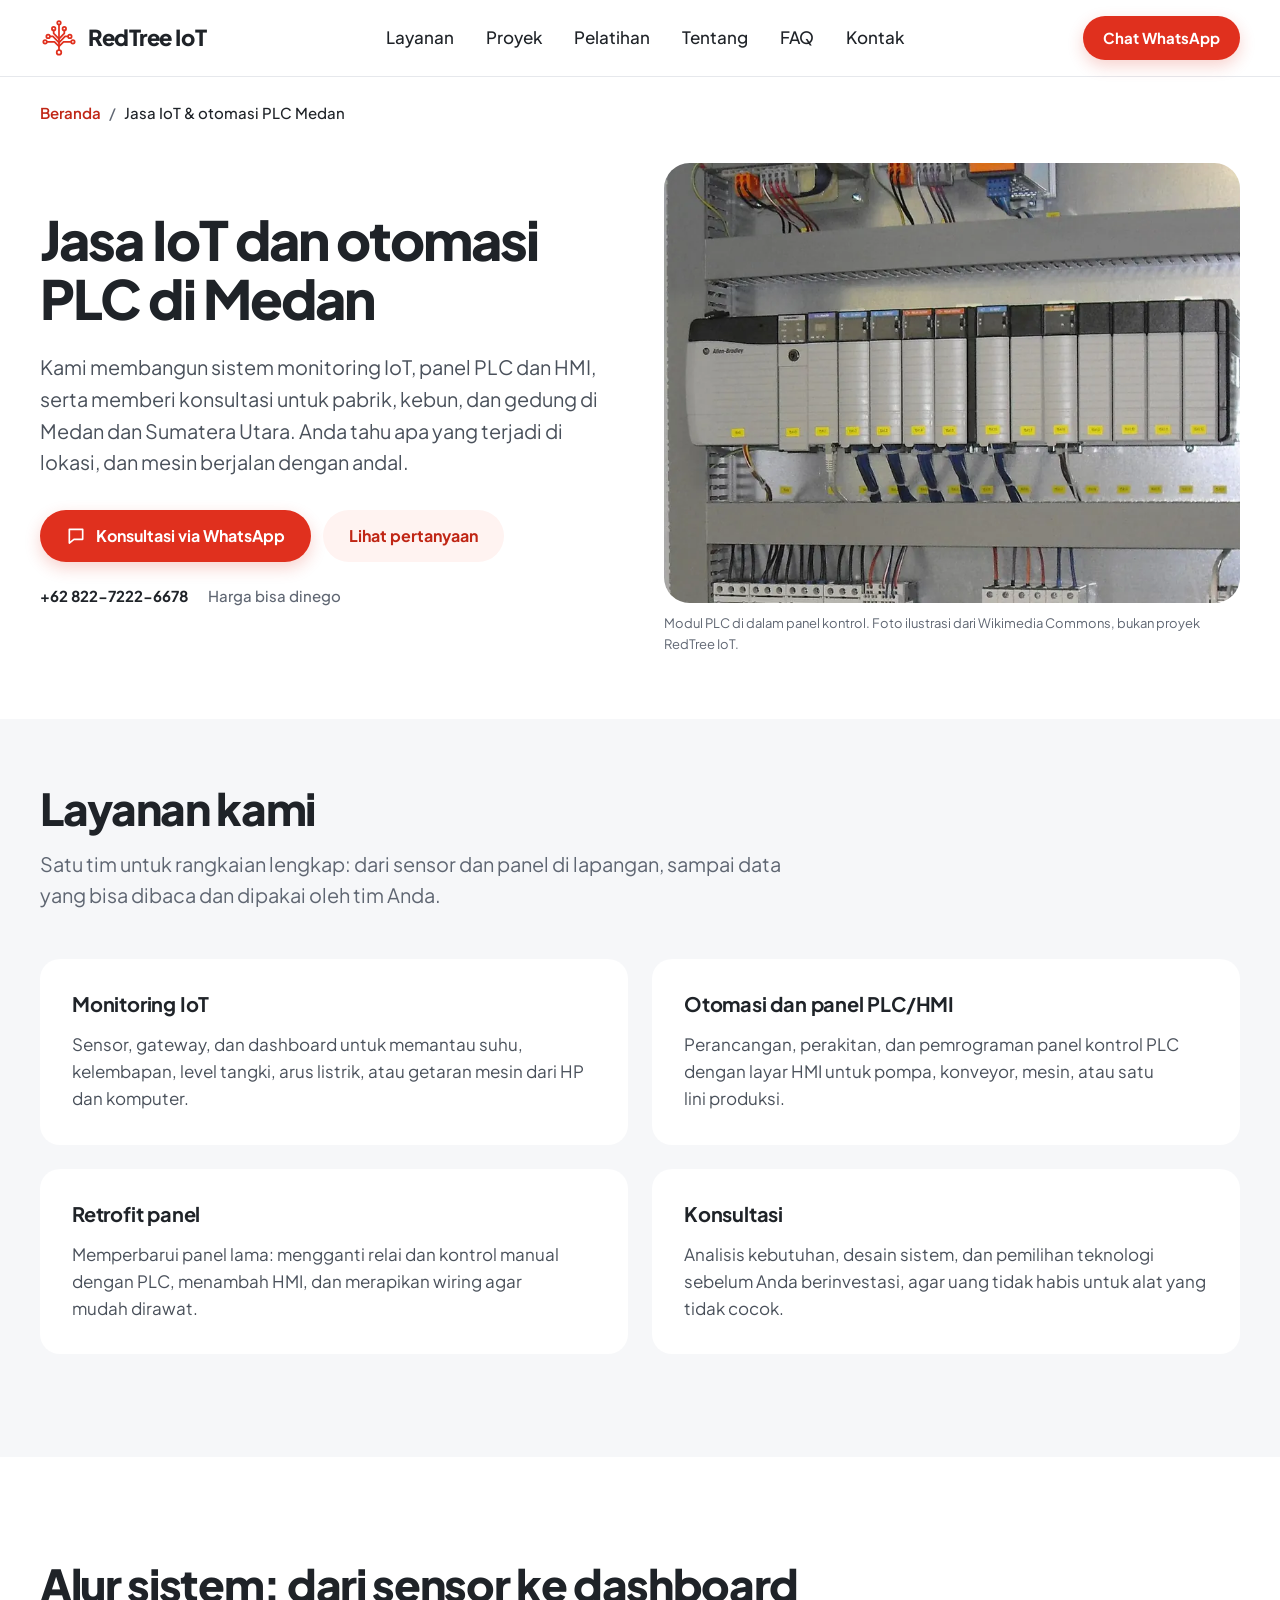
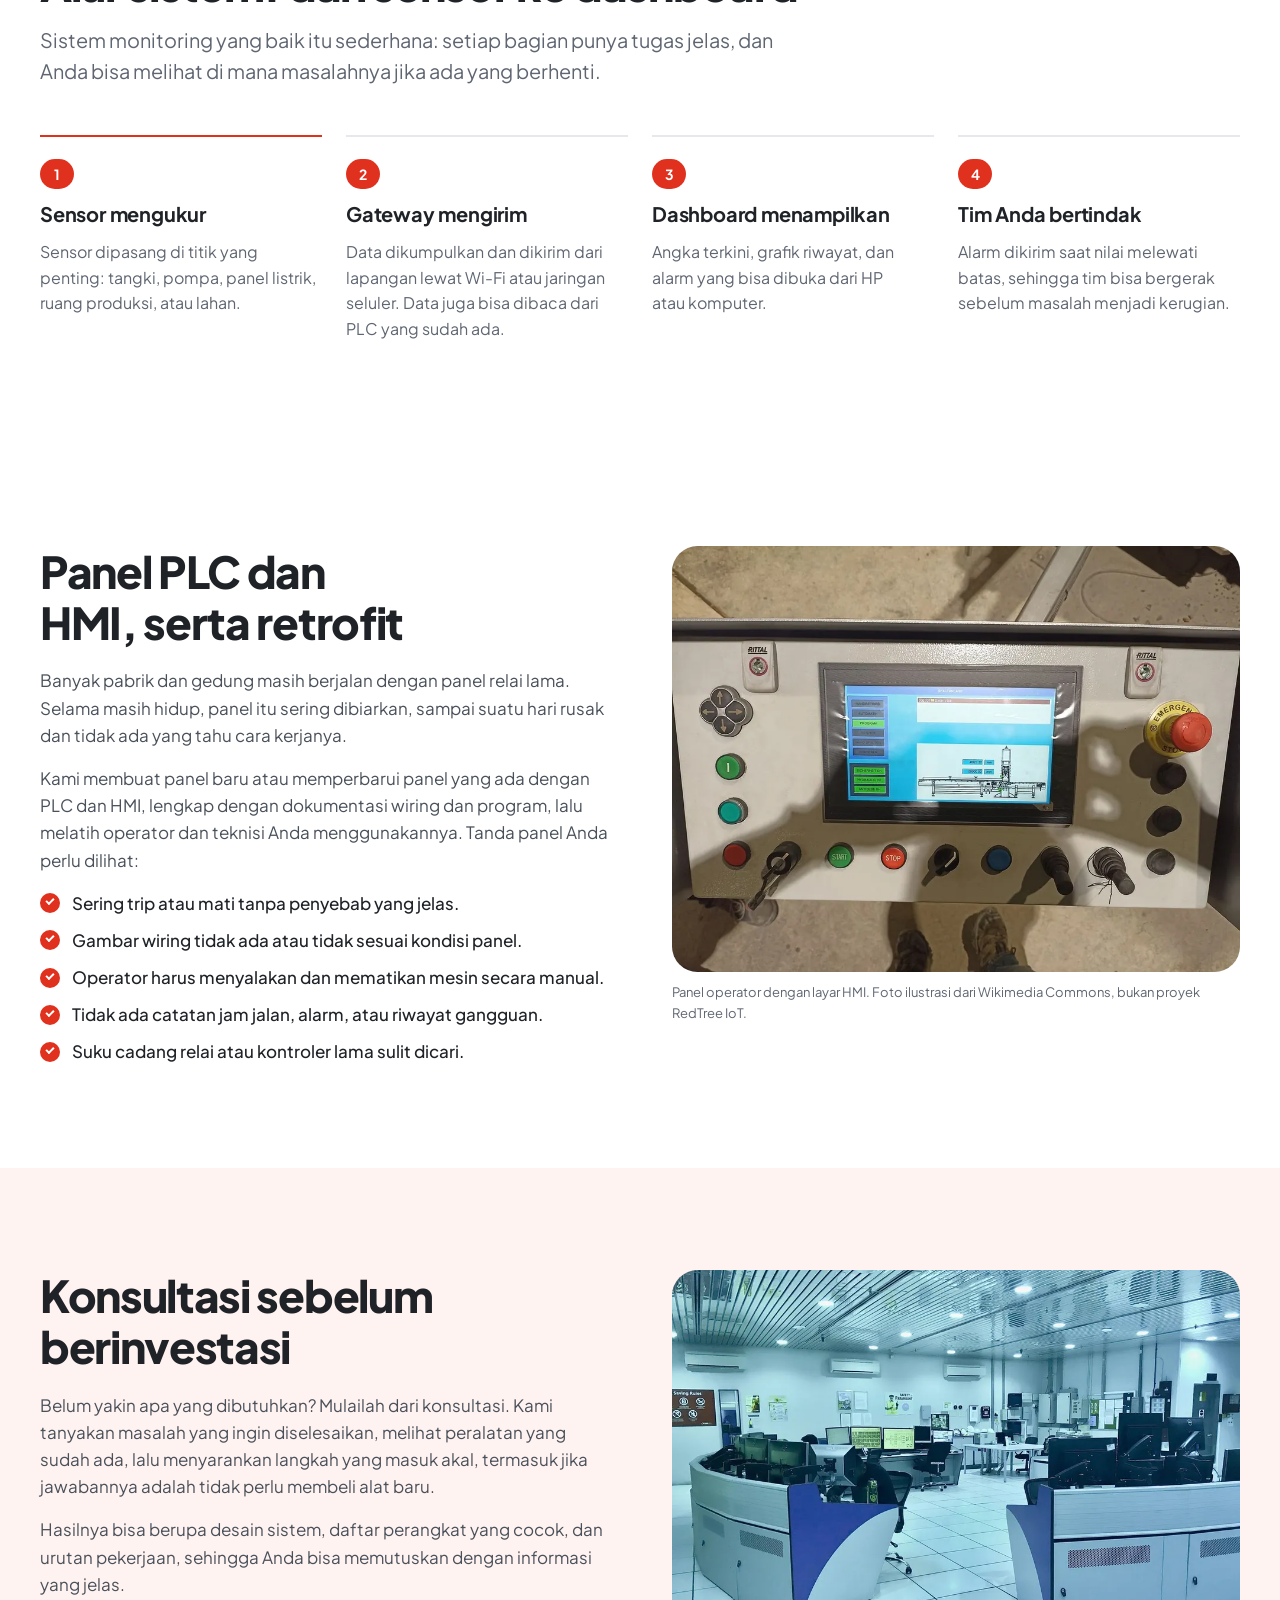
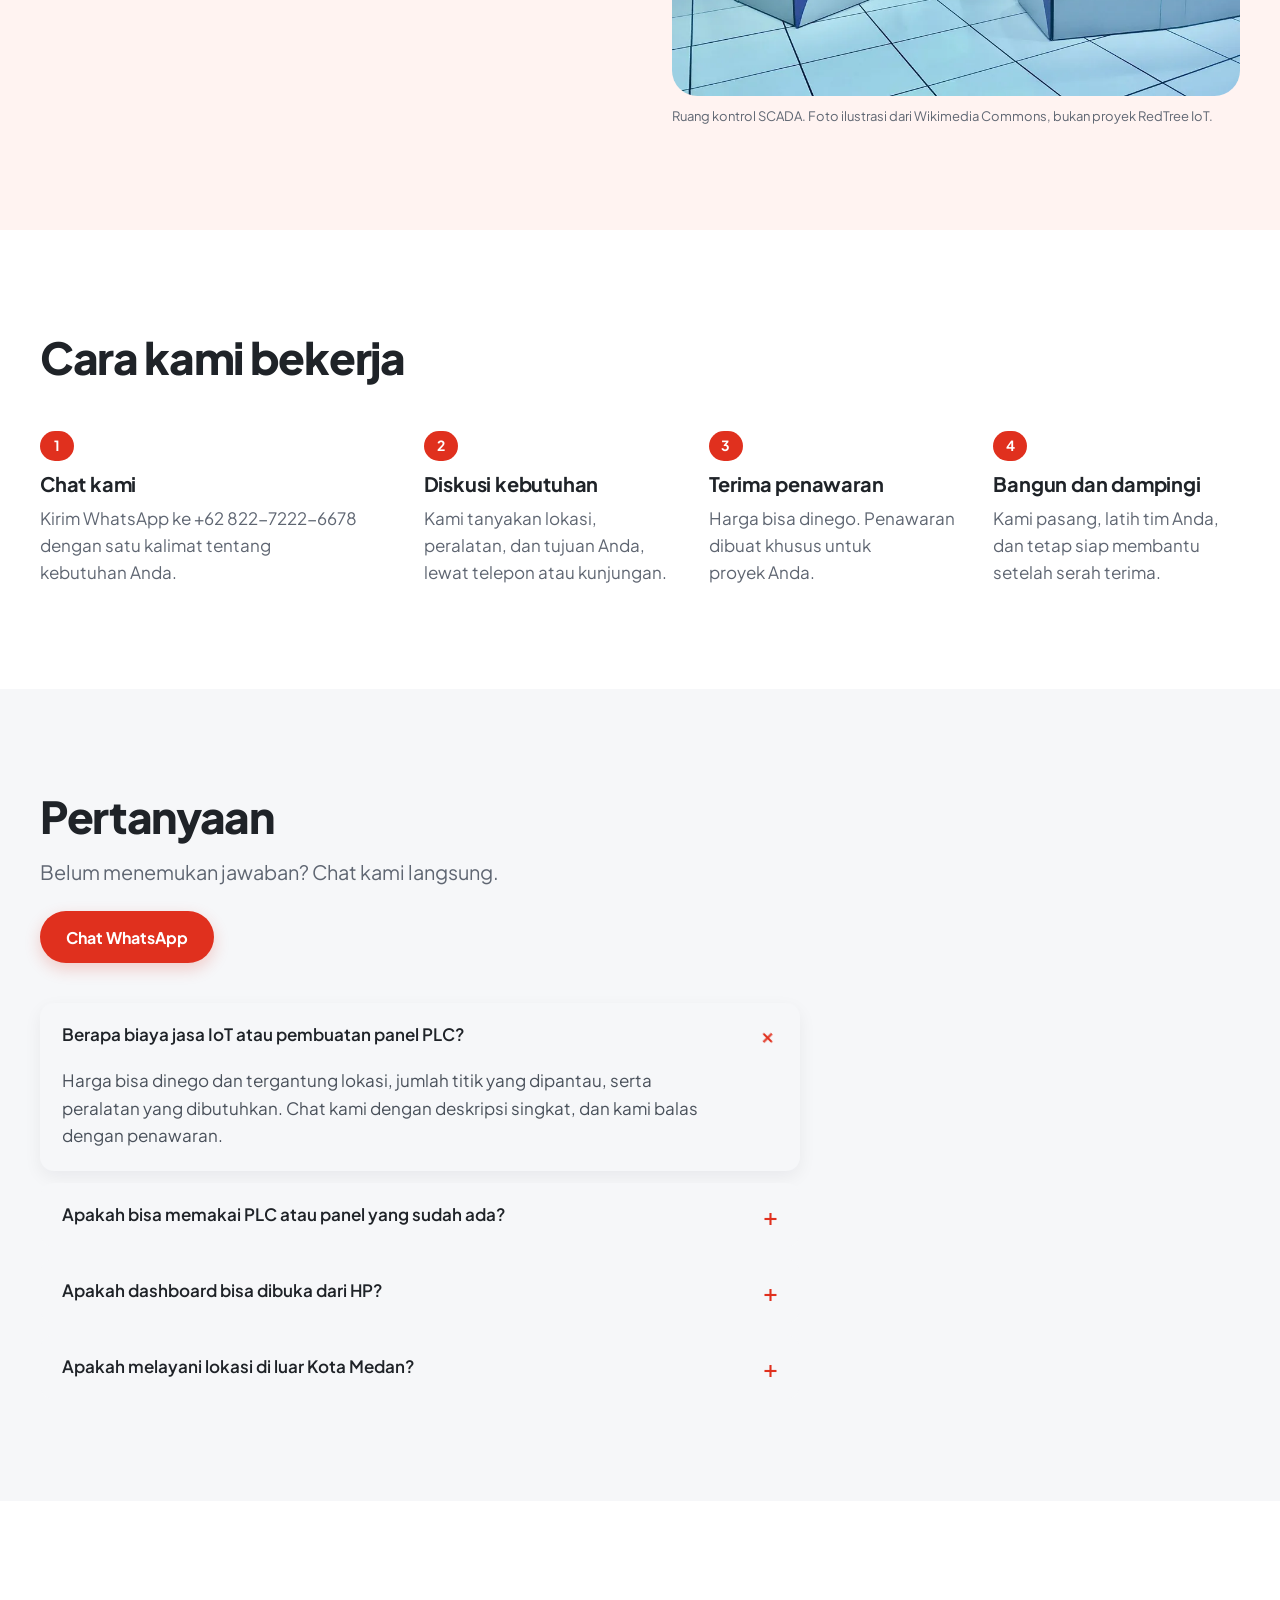
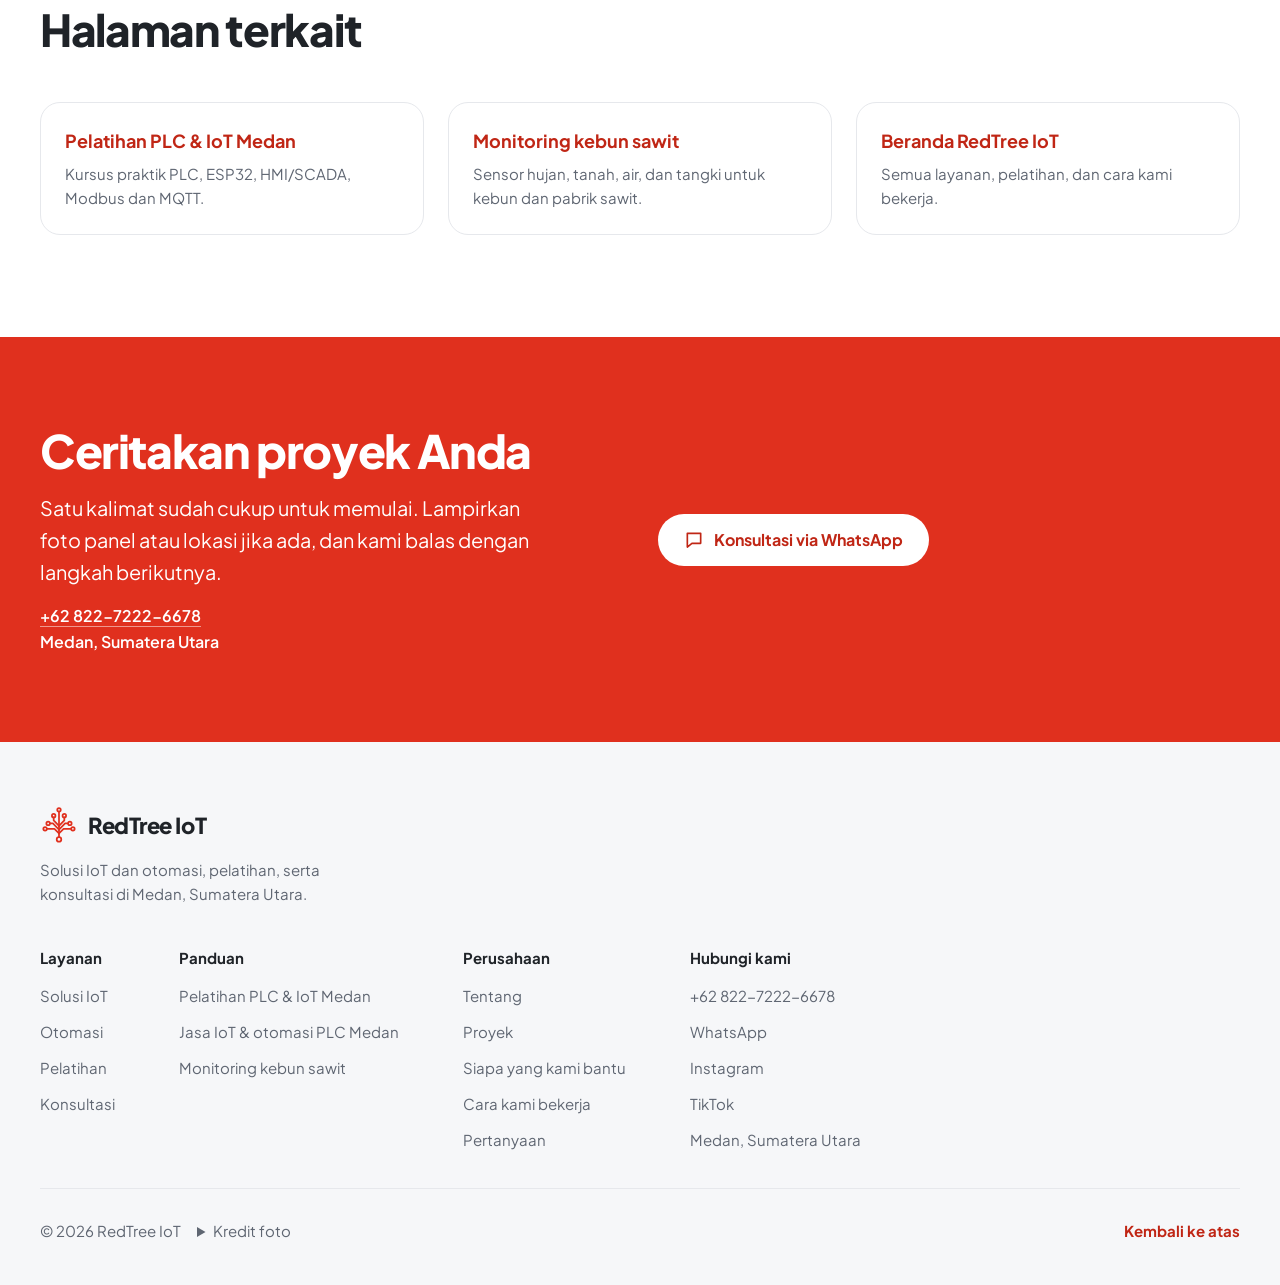
<file: site/jasa-iot-otomasi-medan/index.html>
<!doctype html>
<html lang="id">
<head>
  <meta charset="utf-8">
  <meta name="viewport" content="width=device-width, initial-scale=1, viewport-fit=cover">
  <title>Jasa IoT &amp; Otomasi PLC Medan, Panel HMI | RedTree IoT</title>
  <meta name="description" content="Jasa IoT dan otomasi PLC di Medan: monitoring sensor ke dashboard, pembuatan dan retrofit panel PLC HMI, serta konsultasi. Harga bisa dinego via WhatsApp.">
  <link rel="canonical" href="https://redtreeiot.netlify.app/jasa-iot-otomasi-medan/">
  <meta name="robots" content="index, follow, max-image-preview:large">
  <meta name="theme-color" content="#ffffff">
  <meta name="geo.region" content="ID-SU">
  <meta name="geo.placename" content="Medan">
  <meta property="og:type" content="website">
  <meta property="og:site_name" content="RedTree IoT">
  <meta property="og:locale" content="id_ID">
  <meta property="og:url" content="https://redtreeiot.netlify.app/jasa-iot-otomasi-medan/">
  <meta property="og:title" content="Jasa IoT &amp; otomasi PLC di Medan · RedTree IoT">
  <meta property="og:description" content="Jasa IoT dan otomasi PLC di Medan: monitoring sensor ke dashboard, pembuatan dan retrofit panel PLC HMI, serta konsultasi. Harga bisa dinego via WhatsApp.">
  <meta property="og:image" content="https://redtreeiot.netlify.app/og-image.jpg?v=2">
  <meta property="og:image:width" content="1200">
  <meta property="og:image:height" content="630">
  <meta property="og:image:alt" content="RedTree IoT: IoT &amp; otomasi yang bekerja di lapangan, dengan ilustrasi peta kebun sawit dan alarm muka air parit">
  <meta name="twitter:card" content="summary_large_image">
  <link rel="icon" href="../favicon.svg" type="image/svg+xml">
  <link rel="apple-touch-icon" href="../icons/apple-touch-icon.png">
  <link rel="manifest" href="/manifest.webmanifest">
  <script type="application/ld+json">
{
  "@context": "https://schema.org",
  "@graph": [
    {
      "@type": "Service",
      "@id": "https://redtreeiot.netlify.app/jasa-iot-otomasi-medan/#layanan",
      "name": "Jasa IoT dan otomasi PLC di Medan",
      "serviceType": "Jasa IoT, otomasi industri, panel PLC dan HMI",
      "description": "Jasa IoT dan otomasi PLC di Medan: monitoring sensor ke dashboard, pembuatan dan retrofit panel PLC HMI, serta konsultasi. Harga bisa dinego via WhatsApp.",
      "url": "https://redtreeiot.netlify.app/jasa-iot-otomasi-medan/",
      "provider": {
        "@id": "https://redtreeiot.netlify.app/#bisnis"
      },
      "areaServed": [
        {
          "@type": "City",
          "name": "Medan"
        },
        {
          "@type": "AdministrativeArea",
          "name": "Sumatera Utara"
        }
      ],
      "availableChannel": {
        "@type": "ServiceChannel",
        "serviceUrl": "https://wa.me/6282272226678",
        "servicePhone": {
          "@type": "ContactPoint",
          "telephone": "+62 822-7222-6678"
        }
      }
    },
    {
      "@type": "BreadcrumbList",
      "itemListElement": [
        {
          "@type": "ListItem",
          "position": 1,
          "name": "Beranda",
          "item": "https://redtreeiot.netlify.app/"
        },
        {
          "@type": "ListItem",
          "position": 2,
          "name": "Jasa IoT & otomasi PLC Medan",
          "item": "https://redtreeiot.netlify.app/jasa-iot-otomasi-medan/"
        }
      ]
    },
    {
      "@type": "FAQPage",
      "mainEntity": [
        {
          "@type": "Question",
          "name": "Berapa biaya jasa IoT atau pembuatan panel PLC?",
          "acceptedAnswer": {
            "@type": "Answer",
            "text": "Harga bisa dinego dan tergantung lokasi, jumlah titik yang dipantau, serta peralatan yang dibutuhkan. Chat kami dengan deskripsi singkat, dan kami balas dengan penawaran."
          }
        },
        {
          "@type": "Question",
          "name": "Apakah bisa memakai PLC atau panel yang sudah ada?",
          "acceptedAnswer": {
            "@type": "Answer",
            "text": "Sering bisa. Kirim foto panel dan sebutkan merek serta tipe PLC Anda, lalu kami cek apakah datanya bisa dibaca atau programnya bisa dikembangkan."
          }
        },
        {
          "@type": "Question",
          "name": "Apakah dashboard bisa dibuka dari HP?",
          "acceptedAnswer": {
            "@type": "Answer",
            "text": "Bisa. Dashboard dibuka lewat browser di HP atau komputer, dan alarm bisa dikirim saat nilai melewati batas."
          }
        },
        {
          "@type": "Question",
          "name": "Apakah melayani lokasi di luar Kota Medan?",
          "acceptedAnswer": {
            "@type": "Answer",
            "text": "Kami berbasis di Medan, Sumatera Utara. Sebutkan lokasi Anda saat menghubungi kami, dan kami jelaskan bagaimana kami bisa membantu."
          }
        }
      ]
    }
  ]
}
  </script>
  <link rel="preconnect" href="https://fonts.googleapis.com">
  <link rel="preconnect" href="https://fonts.gstatic.com" crossorigin>
  <link href="https://fonts.googleapis.com/css2?family=Plus+Jakarta+Sans:wght@400..800&display=swap" rel="stylesheet">
  <link rel="stylesheet" href="../styles.css">
  <link rel="stylesheet" href="../pages.css">
</head>
<body class="page">
  <svg width="0" height="0" style="position:absolute" aria-hidden="true">
    <symbol id="mark" viewBox="0 0 100 100">
      <g fill="none" stroke="currentColor" stroke-width="4.6" stroke-linecap="round" stroke-linejoin="round">
        <path d="M50 82V15"/><path d="M50 72L38 60H18"/><path d="M50 62L34 46H26"/><path d="M50 52L36 38V30"/><path d="M50 72L62 60H82"/><path d="M50 62L66 46H74"/><path d="M50 52L64 38V30"/>
        <circle cx="50" cy="10" r="4.6"/><circle cx="13.4" cy="60" r="4.6"/><circle cx="21.4" cy="46" r="4.6"/><circle cx="36" cy="25.4" r="4.6"/><circle cx="86.6" cy="60" r="4.6"/><circle cx="78.6" cy="46" r="4.6"/><circle cx="64" cy="25.4" r="4.6"/><circle cx="50" cy="88" r="6"/>
      </g>
    </symbol>
    <symbol id="i-wa" viewBox="0 0 24 24"><path d="M4 4h16v12H9.5L4 20.5z" fill="none" stroke="currentColor" stroke-width="2" stroke-linejoin="round"/></symbol>
  </svg>

  <a class="skip" href="#main">Langsung ke konten</a>

  <header class="nav">
    <div class="wrap nav-in">
      <a class="logo" href="../" aria-label="RedTree IoT, ke beranda">
        <svg class="logo-mark" width="38" height="38" aria-hidden="true"><use href="#mark"/></svg>
        <span>RedTree IoT</span>
      </a>
      <nav class="links" id="site-nav" aria-label="Utama">
        <a href="../#layanan">Layanan</a>
        <a href="../#proyek">Proyek</a>
        <a href="../#pelatihan">Pelatihan</a>
        <a href="../#tentang">Tentang</a>
        <a href="../#faq">FAQ</a>
        <a href="../#kontak">Kontak</a>
        <a class="btn btn-red links-wa" href="https://wa.me/6282272226678?text=Halo%20RedTree%20IoT%2C%20saya%20butuh%20jasa%20IoT/otomasi%20di%20Medan.%20Kebutuhan%20saya%3A%20" target="_blank" rel="noopener">Chat WhatsApp</a>
      </nav>
      <div class="nav-actions">
        <a class="btn btn-red btn-s nav-wa" href="https://wa.me/6282272226678?text=Halo%20RedTree%20IoT%2C%20saya%20butuh%20jasa%20IoT/otomasi%20di%20Medan.%20Kebutuhan%20saya%3A%20" target="_blank" rel="noopener">Chat WhatsApp</a>
        <button class="menu" type="button" aria-expanded="false" aria-controls="site-nav" aria-label="Menu">
          <svg width="26" height="26" viewBox="0 0 24 24" aria-hidden="true"><path class="m1" d="M4 7h16"/><path class="m2" d="M4 12h16"/><path class="m3" d="M4 17h16"/></svg>
        </button>
      </div>
    </div>
  </header>

  <main id="main">
    <nav class="wrap crumbs" aria-label="Breadcrumb">
      <ol><li><a href="../">Beranda</a></li><li aria-current="page">Jasa IoT &amp; otomasi PLC Medan</li></ol>
    </nav>

    <section class="hero page-hero" id="top">
      <div class="wrap hero-in">
        <div class="hero-text">
          <h1>Jasa IoT dan otomasi PLC di Medan</h1>
          <p class="lead">Kami membangun sistem monitoring IoT, panel PLC dan HMI, serta memberi konsultasi untuk pabrik, kebun, dan gedung di Medan dan Sumatera Utara. Anda tahu apa yang terjadi di lokasi, dan mesin berjalan dengan andal.</p>
          <div class="ctas">
            <a class="btn btn-red" href="https://wa.me/6282272226678?text=Halo%20RedTree%20IoT%2C%20saya%20butuh%20jasa%20IoT/otomasi%20di%20Medan.%20Kebutuhan%20saya%3A%20" target="_blank" rel="noopener"><svg width="20" height="20" aria-hidden="true"><use href="#i-wa"/></svg><span>Konsultasi via WhatsApp</span></a>
            <a class="btn btn-tint" href="#faq">Lihat pertanyaan</a>
          </div>
          <ul class="meta"><li><a href="tel:+6282272226678">+62 822-7222-6678</a></li><li>Harga bisa dinego</li></ul>
        </div>
        <figure class="hero-media">
          <img src="../assets/bma-automation-allen-bradley-plc-3.jpg" wid srcset="../assets/bma-automation-allen-bradley-plc-3-480.webp 480w, ../assets/bma-automation-allen-bradley-plc-3-960.webp 960w, ../assets/bma-automation-allen-bradley-plc-3.jpg 1600w" sizes="(max-width: 1023px) 100vw, 50vw"th="1600" height="1067" alt="Rak PLC dan kabel terminal di dalam panel kontrol" fetchpriority="high">
          <figcaption>Modul PLC di dalam panel kontrol. Foto ilustrasi dari Wikimedia Commons, bukan proyek RedTree IoT.</figcaption>
        </figure>
      </div>
    </section>

    <section class="section grey" id="layanan" aria-labelledby="layanan-h">
      <div class="wrap">
        <div class="head">
          <h2 id="layanan-h">Layanan kami</h2>
          <p>Satu tim untuk rangkaian lengkap: dari sensor dan panel di lapangan, sampai data yang bisa dibaca dan dipakai oleh tim Anda.</p>
        </div>
        <div class="cards-2">
          <article class="card"><h3>Monitoring IoT</h3><p>Sensor, gateway, dan dashboard untuk memantau suhu, kelembapan, level tangki, arus listrik, atau getaran mesin dari HP dan komputer.</p></article>
          <article class="card"><h3>Otomasi dan panel PLC/HMI</h3><p>Perancangan, perakitan, dan pemrograman panel kontrol PLC dengan layar HMI untuk pompa, konveyor, mesin, atau satu lini produksi.</p></article>
          <article class="card"><h3>Retrofit panel</h3><p>Memperbarui panel lama: mengganti relai dan kontrol manual dengan PLC, menambah HMI, dan merapikan wiring agar mudah dirawat.</p></article>
          <article class="card"><h3>Konsultasi</h3><p>Analisis kebutuhan, desain sistem, dan pemilihan teknologi sebelum Anda berinvestasi, agar uang tidak habis untuk alat yang tidak cocok.</p></article>
        </div>
      </div>
    </section>

    <section class="section" id="alur" aria-labelledby="alur-h">
      <div class="wrap">
        <div class="head">
          <h2 id="alur-h">Alur sistem: dari sensor ke dashboard</h2>
          <p>Sistem monitoring yang baik itu sederhana: setiap bagian punya tugas jelas, dan Anda bisa melihat di mana masalahnya jika ada yang berhenti.</p>
        </div>
        <ol class="flow">
          <li><span class="num">1</span><h3>Sensor mengukur</h3><p>Sensor dipasang di titik yang penting: tangki, pompa, panel listrik, ruang produksi, atau lahan.</p></li>
          <li><span class="num">2</span><h3>Gateway mengirim</h3><p>Data dikumpulkan dan dikirim dari lapangan lewat Wi-Fi atau jaringan seluler. Data juga bisa dibaca dari PLC yang sudah ada.</p></li>
          <li><span class="num">3</span><h3>Dashboard menampilkan</h3><p>Angka terkini, grafik riwayat, dan alarm yang bisa dibuka dari HP atau komputer.</p></li>
          <li><span class="num">4</span><h3>Tim Anda bertindak</h3><p>Alarm dikirim saat nilai melewati batas, sehingga tim bisa bergerak sebelum masalah menjadi kerugian.</p></li>
        </ol>
      </div>
    </section>

    <section class="section" id="panel" aria-labelledby="panel-h">
      <div class="wrap split">
        <div class="prose">
          <h2 id="panel-h">Panel PLC dan HMI, serta retrofit</h2>
          <p>Banyak pabrik dan gedung masih berjalan dengan panel relai lama. Selama masih hidup, panel itu sering dibiarkan, sampai suatu hari rusak dan tidak ada yang tahu cara kerjanya.</p>
          <p>Kami membuat panel baru atau memperbarui panel yang ada dengan PLC dan HMI, lengkap dengan dokumentasi wiring dan program, lalu melatih operator dan teknisi Anda menggunakannya. Tanda panel Anda perlu dilihat:</p>
          <ul class="checks">
            <li>Sering trip atau mati tanpa penyebab yang jelas.</li>
            <li>Gambar wiring tidak ada atau tidak sesuai kondisi panel.</li>
            <li>Operator harus menyalakan dan mematikan mesin secara manual.</li>
            <li>Tidak ada catatan jam jalan, alarm, atau riwayat gangguan.</li>
            <li>Suku cadang relai atau kontroler lama sulit dicari.</li>
          </ul>
        </div>
        <figure class="photo">
          <img src="../assets/plc-displej.jpg" wid srcset="../assets/plc-displej-480.webp 480w, ../assets/plc-displej-960.webp 960w, ../assets/plc-displej.jpg 1600w" sizes="(max-width: 1023px) 100vw, 50vw"th="1600" height="1202" alt="Panel operator mesin dengan layar sentuh, tombol tekan, dan tombol darurat" loading="lazy">
          <figcaption>Panel operator dengan layar HMI. Foto ilustrasi dari Wikimedia Commons, bukan proyek RedTree IoT.</figcaption>
        </figure>
      </div>
    </section>

    <section class="section tint" id="konsultasi" aria-labelledby="konsultasi-h">
      <div class="wrap split">
        <div class="prose">
          <h2 id="konsultasi-h">Konsultasi sebelum berinvestasi</h2>
          <p>Belum yakin apa yang dibutuhkan? Mulailah dari konsultasi. Kami tanyakan masalah yang ingin diselesaikan, melihat peralatan yang sudah ada, lalu menyarankan langkah yang masuk akal, termasuk jika jawabannya adalah tidak perlu membeli alat baru.</p>
          <p>Hasilnya bisa berupa desain sistem, daftar perangkat yang cocok, dan urutan pekerjaan, sehingga Anda bisa memutuskan dengan informasi yang jelas.</p>

        </div>
        <figure class="photo">
          <img src="../assets/newater-s-c-a-d-a-room.jpg" wid srcset="../assets/newater-s-c-a-d-a-room-480.webp 480w, ../assets/newater-s-c-a-d-a-room-960.webp 960w, ../assets/newater-s-c-a-d-a-room.jpg 1600w" sizes="(max-width: 1023px) 100vw, 50vw"th="1600" height="1200" alt="Ruang kontrol SCADA dengan meja operator dan banyak monitor" loading="lazy">
          <figcaption>Ruang kontrol SCADA. Foto ilustrasi dari Wikimedia Commons, bukan proyek RedTree IoT.</figcaption>
        </figure>
      </div>
    </section>

    <section class="section" id="proses" aria-labelledby="proses-h">
      <div class="wrap">
        <div class="head">
          <h2 id="proses-h">Cara kami bekerja</h2>
        </div>
        <ol class="steps">
          <li><span class="num num-l">1</span><h3>Chat kami</h3><p>Kirim WhatsApp ke <span class="nw">+62 822-7222-6678</span> dengan satu kalimat tentang kebutuhan Anda.</p></li>
          <li><span class="num num-l">2</span><h3>Diskusi kebutuhan</h3><p>Kami tanyakan lokasi, peralatan, dan tujuan Anda, lewat telepon atau kunjungan.</p></li>
          <li><span class="num num-l">3</span><h3>Terima penawaran</h3><p>Harga bisa dinego. Penawaran dibuat khusus untuk proyek Anda.</p></li>
          <li><span class="num num-l">4</span><h3>Bangun dan dampingi</h3><p>Kami pasang, latih tim Anda, dan tetap siap membantu setelah serah terima.</p></li>
        </ol>
      </div>
    </section>

    <section class="section grey" id="faq" aria-labelledby="faq-h">
      <div class="wrap faq">
        <div class="faq-intro">
          <h2 id="faq-h">Pertanyaan</h2>
          <p>Belum menemukan jawaban? Chat kami langsung.</p>
          <a class="btn btn-red" href="https://wa.me/6282272226678?text=Halo%20RedTree%20IoT%2C%20saya%20butuh%20jasa%20IoT/otomasi%20di%20Medan.%20Kebutuhan%20saya%3A%20" target="_blank" rel="noopener">Chat WhatsApp</a>
        </div>
        <div class="faq-list">
          <details open><summary>Berapa biaya jasa IoT atau pembuatan panel PLC?</summary><p>Harga bisa dinego dan tergantung lokasi, jumlah titik yang dipantau, serta peralatan yang dibutuhkan. Chat kami dengan deskripsi singkat, dan kami balas dengan penawaran.</p></details>
          <details><summary>Apakah bisa memakai PLC atau panel yang sudah ada?</summary><p>Sering bisa. Kirim foto panel dan sebutkan merek serta tipe PLC Anda, lalu kami cek apakah datanya bisa dibaca atau programnya bisa dikembangkan.</p></details>
          <details><summary>Apakah dashboard bisa dibuka dari HP?</summary><p>Bisa. Dashboard dibuka lewat browser di HP atau komputer, dan alarm bisa dikirim saat nilai melewati batas.</p></details>
          <details><summary>Apakah melayani lokasi di luar Kota Medan?</summary><p>Kami berbasis di Medan, Sumatera Utara. Sebutkan lokasi Anda saat menghubungi kami, dan kami jelaskan bagaimana kami bisa membantu.</p></details>
        </div>
      </div>
    </section>

    <section class="section" aria-labelledby="related-h">
      <div class="wrap">
        <div class="head"><h2 id="related-h">Halaman terkait</h2></div>
        <div class="related">
          <a class="related-card" href="../pelatihan-plc-iot-medan/"><strong>Pelatihan PLC &amp; IoT Medan</strong><span>Kursus praktik PLC, ESP32, HMI/SCADA, Modbus dan MQTT.</span></a>
          <a class="related-card" href="../monitoring-kebun-sawit/"><strong>Monitoring kebun sawit</strong><span>Sensor hujan, tanah, air, dan tangki untuk kebun dan pabrik sawit.</span></a>
          <a class="related-card" href="../"><strong>Beranda RedTree IoT</strong><span>Semua layanan, pelatihan, dan cara kami bekerja.</span></a>
        </div>
      </div>
    </section>

    <section class="cta" id="kontak" aria-labelledby="kontak-h">
      <div class="wrap cta-in">
        <div class="cta-text">
          <h2 id="kontak-h">Ceritakan proyek Anda</h2>
          <p>Satu kalimat sudah cukup untuk memulai. Lampirkan foto panel atau lokasi jika ada, dan kami balas dengan langkah berikutnya.</p>
          <p class="cta-meta"><a href="tel:+6282272226678">+62 822-7222-6678</a><br>Medan, Sumatera Utara</p>
        </div>
        <div class="cta-actions">
          <a class="btn btn-white" href="https://wa.me/6282272226678?text=Halo%20RedTree%20IoT%2C%20saya%20butuh%20jasa%20IoT/otomasi%20di%20Medan.%20Kebutuhan%20saya%3A%20" target="_blank" rel="noopener"><svg width="20" height="20" aria-hidden="true"><use href="#i-wa"/></svg><span>Konsultasi via WhatsApp</span></a>
        </div>
      </div>
    </section>
  </main>

  <a class="wa-float" href="https://wa.me/6282272226678?text=Halo%20RedTree%20IoT%2C%20saya%20butuh%20jasa%20IoT/otomasi%20di%20Medan.%20Kebutuhan%20saya%3A%20" target="_blank" rel="noopener" aria-label="Chat WhatsApp"><svg width="24" height="24" aria-hidden="true"><use href="#i-wa"/></svg><span>Chat WhatsApp</span></a>

  <footer class="footer">
    <div class="wrap">
      <div class="footer-top">
        <div class="brand">
          <a class="logo" href="../"><svg class="logo-mark" width="38" height="38" aria-hidden="true"><use href="#mark"/></svg><span>RedTree IoT</span></a>
          <p>Solusi IoT dan otomasi, pelatihan, serta konsultasi di Medan, Sumatera Utara.</p>
        </div>
        <div class="cols">
          <nav aria-label="Layanan"><h2>Layanan</h2><a href="../#layanan">Solusi IoT</a><a href="../#layanan">Otomasi</a><a href="../#pelatihan">Pelatihan</a><a href="../#layanan">Konsultasi</a></nav>
          <nav aria-label="Panduan"><h2>Panduan</h2><a href="../pelatihan-plc-iot-medan/">Pelatihan PLC &amp; IoT Medan</a><a href="../jasa-iot-otomasi-medan/" aria-current="page">Jasa IoT &amp; otomasi PLC Medan</a><a href="../monitoring-kebun-sawit/">Monitoring kebun sawit</a></nav>
          <nav aria-label="Perusahaan"><h2>Perusahaan</h2><a href="../#tentang">Tentang</a><a href="../#proyek">Proyek</a><a href="../#sektor">Siapa yang kami bantu</a><a href="../#proses">Cara kami bekerja</a><a href="../#faq">Pertanyaan</a></nav>
          <div><h2>Hubungi kami</h2><a href="tel:+6282272226678">+62 822-7222-6678</a><a href="https://wa.me/6282272226678" target="_blank" rel="noopener">WhatsApp</a><a href="https://www.instagram.com/redtreeiot/" target="_blank" rel="noopener">Instagram</a><a href="https://www.tiktok.com/@redtreeiot" target="_blank" rel="noopener">TikTok</a><a href="https://www.google.com/maps/search/Medan,+North+Sumatra,+Indonesia" target="_blank" rel="noopener">Medan, Sumatera Utara</a></div>
        </div>
      </div>
      <div class="footer-bottom">
        <p>© 2026 RedTree IoT</p>
        <details class="credits">
          <summary>Kredit foto</summary>
          <ul>
        <li>&ldquo;<a href="https://commons.wikimedia.org/wiki/File:Oil_Palm_plantation_in_Rupit,_North_Musi_Rawas,_South_Sumatra.jpg" target="_blank" rel="noopener">Oil Palm plantation in Rupit, North Musi Rawas, South Sumatra</a>&rdquo; by Firzafp, <a href="https://creativecommons.org/licenses/by-sa/4.0" target="_blank" rel="noopener">CC BY-SA 4.0</a>, via Wikimedia Commons</li>
        <li>&ldquo;<a href="https://commons.wikimedia.org/wiki/File:Medan_skyline_(2022).jpg" target="_blank" rel="noopener">Medan skyline (2022)</a>&rdquo; by Brm12, <a href="https://creativecommons.org/licenses/by-sa/4.0" target="_blank" rel="noopener">CC BY-SA 4.0</a>, via Wikimedia Commons</li>
        <li>&ldquo;<a href="https://commons.wikimedia.org/wiki/File:KITLV_-_5949_-_Stafhell_%26_Kleingrothe_-_Medan_-_Ferry_across_the_Wampu_River_near_the_oil_palm_and_rubber_plantation_Stabat,_part_of_Gohor_Lama_in_Langkat_in_the_east_coast_of_Sumatra_-_circa_1900.tif" target="_blank" rel="noopener">KITLV - 5949 - Stafhell &amp; Kleingrothe - Medan - Ferry across the Wampu River nea</a>&rdquo; by Stafhell &amp; Kleingrothe / Medan, <a href="https://creativecommons.org/publicdomain/mark/1.0/" target="_blank" rel="noopener">public domain</a>, via Wikimedia Commons</li>
        <li>&ldquo;<a href="https://commons.wikimedia.org/wiki/File:PLC_displej.jpg" target="_blank" rel="noopener">PLC displej</a>&rdquo; by Quist161, <a href="https://creativecommons.org/licenses/by-sa/4.0" target="_blank" rel="noopener">CC BY-SA 4.0</a>, via Wikimedia Commons</li>
        <li>&ldquo;<a href="https://commons.wikimedia.org/wiki/File:BMA_Automation_Allen_Bradley_PLC_3.JPG" target="_blank" rel="noopener">BMA Automation Allen Bradley PLC 3</a>&rdquo; by Elmschrat Coaching-Blog, <a href="https://creativecommons.org/licenses/by-sa/3.0" target="_blank" rel="noopener">CC BY-SA 3.0</a>, via Wikimedia Commons</li>
        <li>&ldquo;<a href="https://commons.wikimedia.org/wiki/File:SIMPLE_CONTROL_WITH_INDICATOR_LIGHTS.jpg" target="_blank" rel="noopener">SIMPLE CONTROL WITH INDICATOR LIGHTS</a>&rdquo; by Sam D. Wilbur, <a href="https://creativecommons.org/licenses/by-sa/4.0" target="_blank" rel="noopener">CC BY-SA 4.0</a>, via Wikimedia Commons</li>
        <li>&ldquo;<a href="https://commons.wikimedia.org/wiki/File:Arduino_%26_breadboard,_mounted.jpg" target="_blank" rel="noopener">Arduino &amp; breadboard, mounted</a>&rdquo; by TreyDanger, <a href="https://creativecommons.org/licenses/by/2.0" target="_blank" rel="noopener">CC BY 2.0</a>, via Wikimedia Commons</li>
        <li>&ldquo;<a href="https://commons.wikimedia.org/wiki/File:Automatic_weather_station_learning.jpg" target="_blank" rel="noopener">Automatic weather station learning</a>&rdquo; by Mogi19, <a href="https://creativecommons.org/licenses/by-sa/4.0" target="_blank" rel="noopener">CC BY-SA 4.0</a>, via Wikimedia Commons</li>
        <li>&ldquo;<a href="https://commons.wikimedia.org/wiki/File:AWS(Automatic_Weather_station).JPG" target="_blank" rel="noopener">AWS(Automatic Weather station)</a>&rdquo; by Delince, <a href="https://creativecommons.org/licenses/by-sa/3.0" target="_blank" rel="noopener">CC BY-SA 3.0</a>, via Wikimedia Commons</li>
        <li>&ldquo;<a href="https://commons.wikimedia.org/wiki/File:District-Kunak_Sabah_IOI-Baturong-Palm-Oil-Mill-02.jpg" target="_blank" rel="noopener">District-Kunak Sabah IOI-Baturong-Palm-Oil-Mill-02</a>&rdquo; by CEphoto, Uwe Aranas, <a href="https://creativecommons.org/licenses/by-sa/3.0" target="_blank" rel="noopener">CC BY-SA 3.0</a>, via Wikimedia Commons</li>
        <li>&ldquo;<a href="https://commons.wikimedia.org/wiki/File:Raspberry_Pi_4_Model_B_-_Side.jpg" target="_blank" rel="noopener">Raspberry Pi 4 Model B - Side</a>&rdquo; by Laserlicht, <a href="https://creativecommons.org/licenses/by-sa/4.0" target="_blank" rel="noopener">CC BY-SA 4.0</a>, via Wikimedia Commons</li>
        <li>&ldquo;<a href="https://commons.wikimedia.org/wiki/File:NEWater_S.C.A.D.A._room.jpg" target="_blank" rel="noopener">NEWater S.C.A.D.A. room</a>&rdquo; by Z22, <a href="https://creativecommons.org/licenses/by-sa/4.0" target="_blank" rel="noopener">CC BY-SA 4.0</a>, via Wikimedia Commons</li>
        <li>&ldquo;<a href="https://commons.wikimedia.org/wiki/File:SMT_soldering_class_at_Knox_Makers.jpg" target="_blank" rel="noopener">SMT soldering class at Knox Makers</a>&rdquo; by DoctorScurvy, <a href="https://creativecommons.org/licenses/by-sa/4.0" target="_blank" rel="noopener">CC BY-SA 4.0</a>, via Wikimedia Commons</li>
        <li>&ldquo;<a href="https://commons.wikimedia.org/wiki/File:Soldering_stations_at_Coredump_Hackerspace.jpg" target="_blank" rel="noopener">Soldering stations at Coredump Hackerspace</a>&rdquo; by Dbrgn, <a href="https://creativecommons.org/licenses/by-sa/4.0" target="_blank" rel="noopener">CC BY-SA 4.0</a>, via Wikimedia Commons</li>
        <li>&ldquo;<a href="https://commons.wikimedia.org/wiki/File:Students_Test_their_LEGO_Rover_Prototype_(AFRC2019-0261-094).jpg" target="_blank" rel="noopener">Students Test their LEGO Rover Prototype (AFRC2019-0261-094)</a>&rdquo; by NASA Armstrong Flight Research Center / NASA/Ken Ulbrich, <a href="https://creativecommons.org/publicdomain/mark/1.0/" target="_blank" rel="noopener">public domain</a>, via Wikimedia Commons</li>
      </ul>
        </details>
        <a class="text-link" href="#top">Kembali ke atas</a>
      </div>
    </div>
  </footer>

  <script src="../wa-float.js" defer></script>
  <script src="../pages.js"></script>
</body>
</html>
</file>
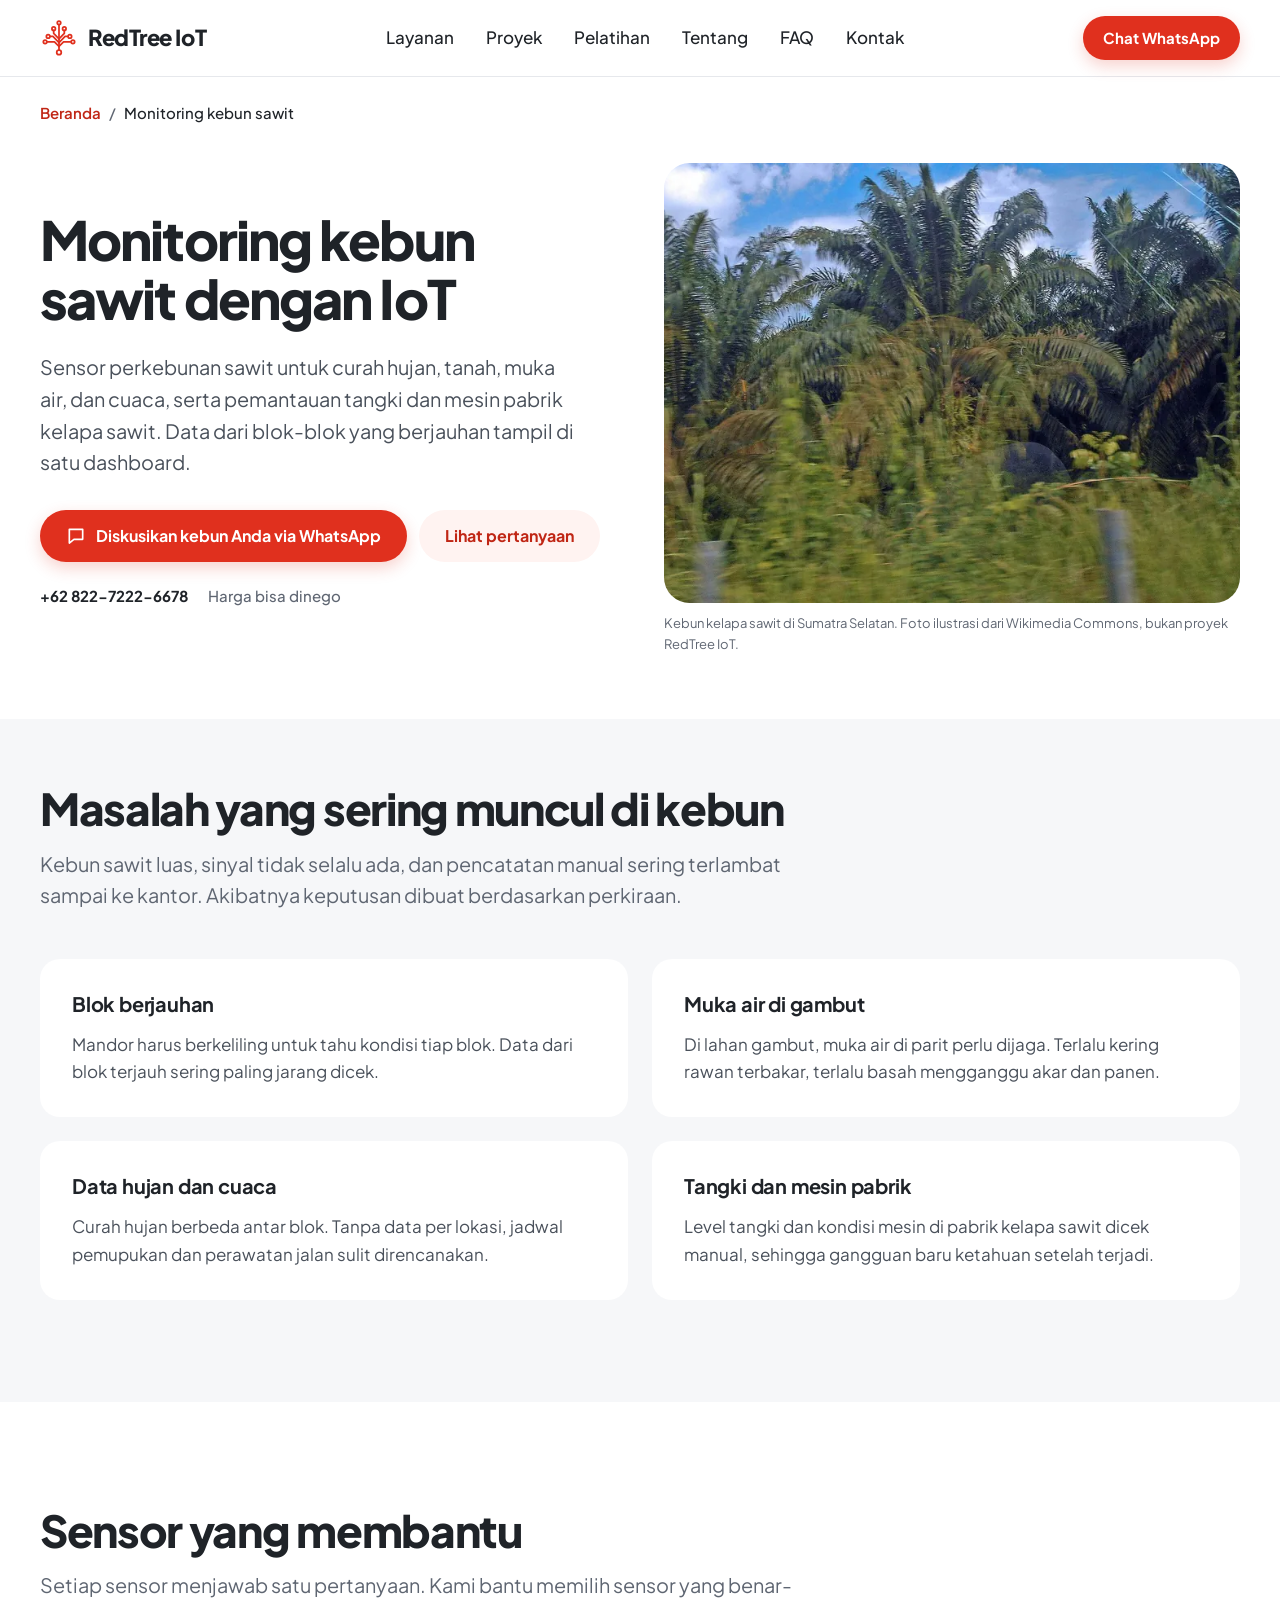
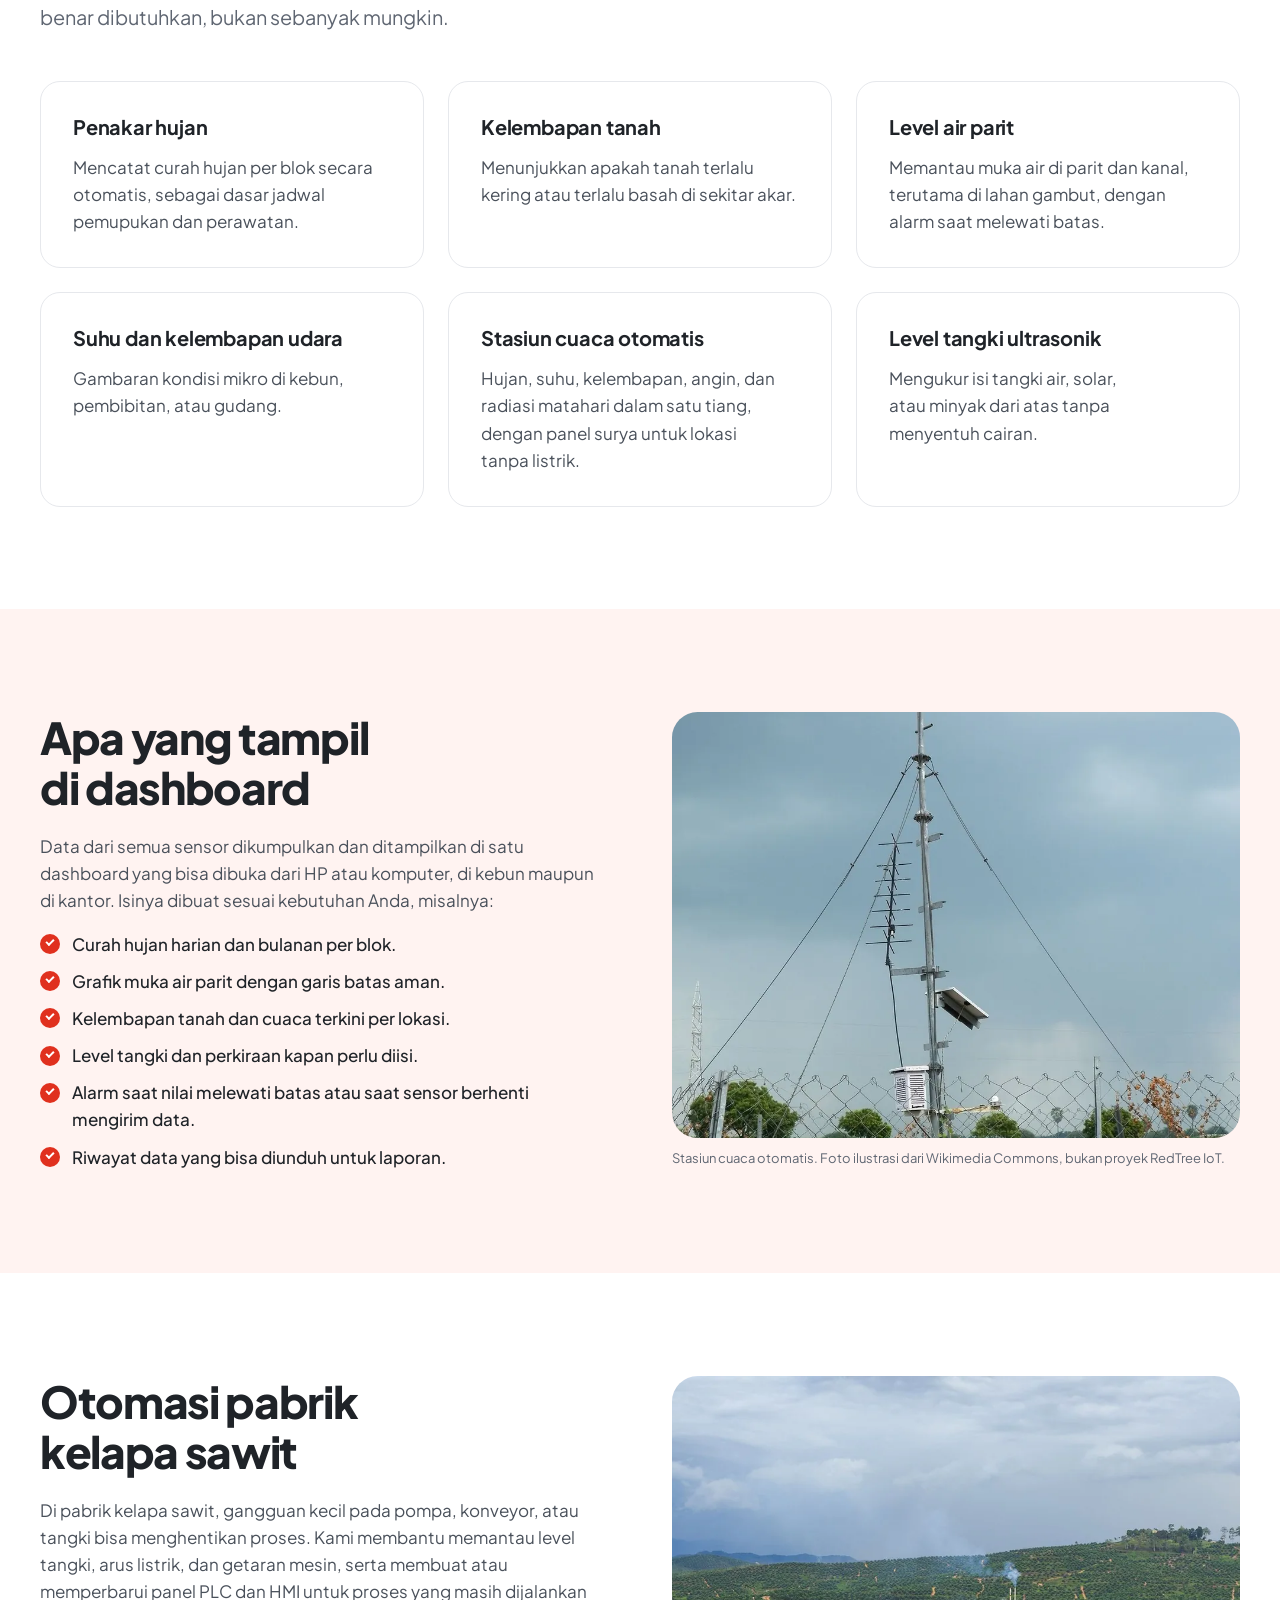
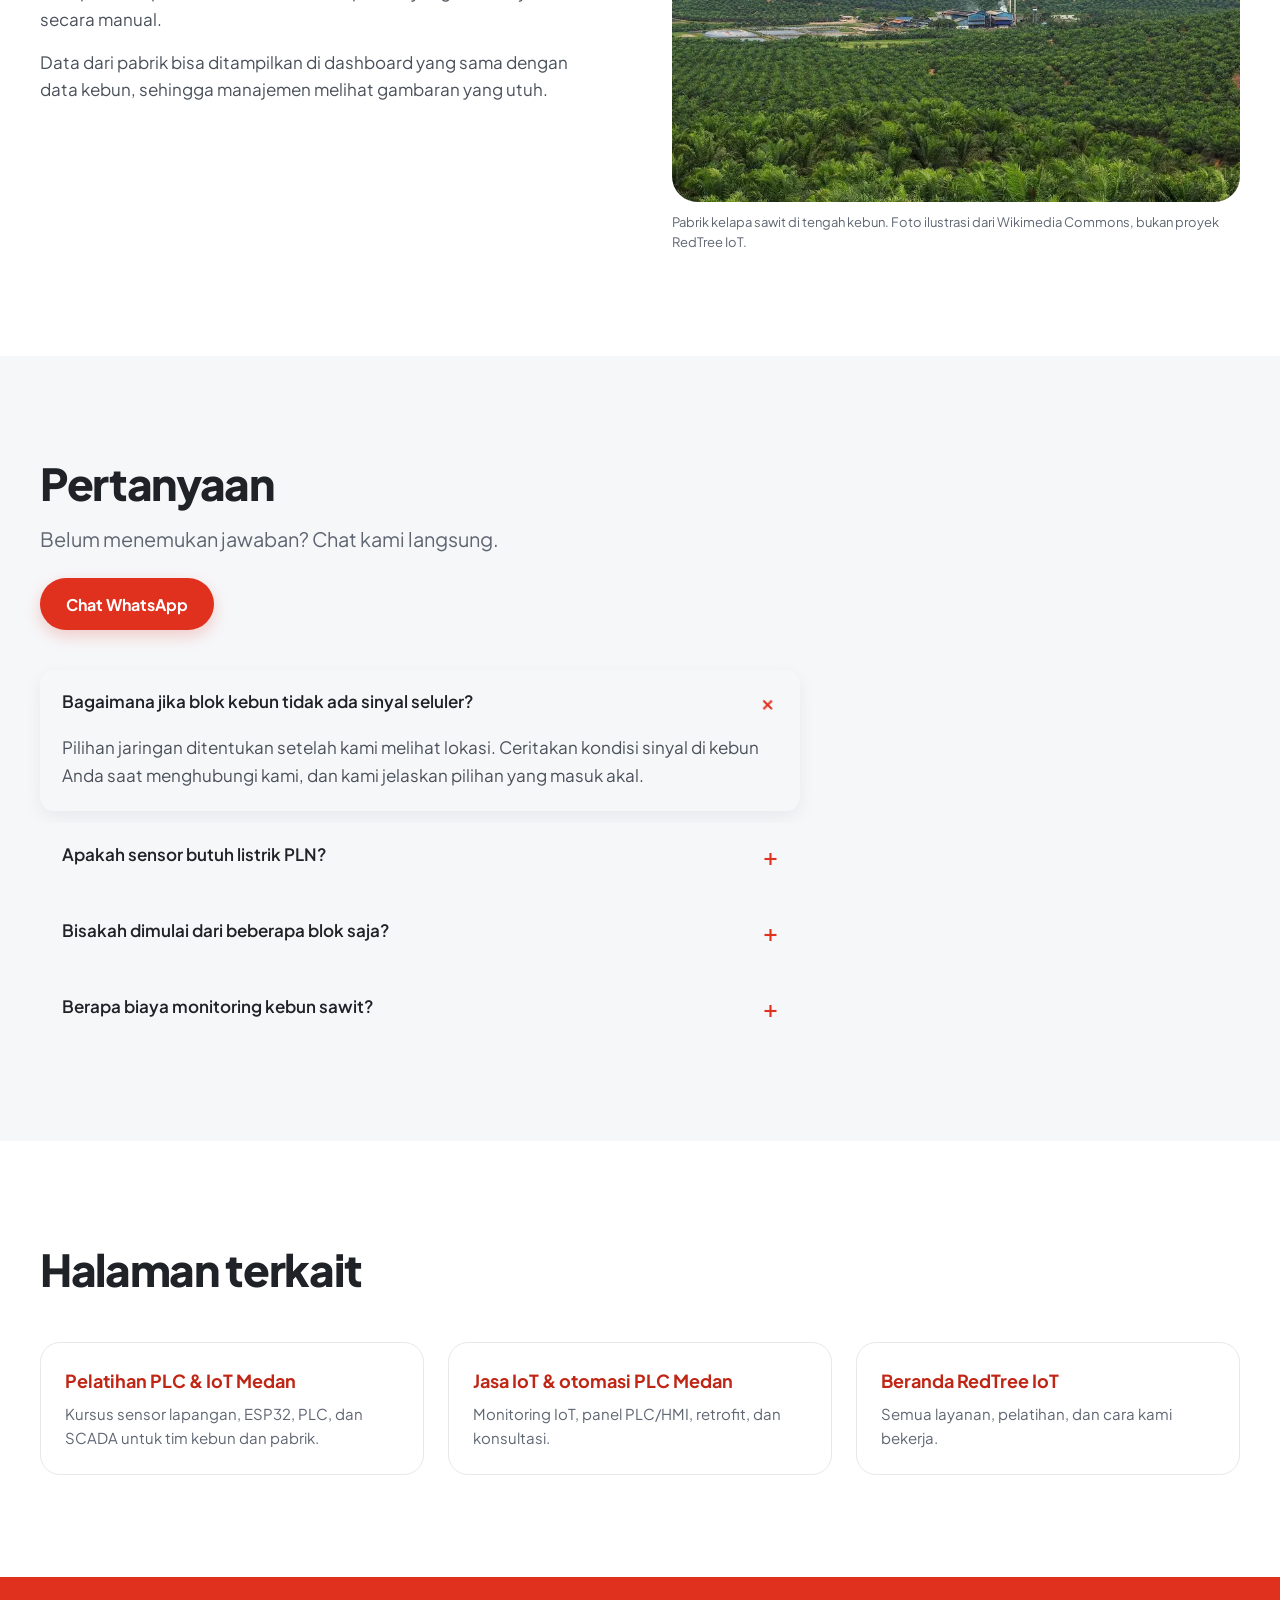
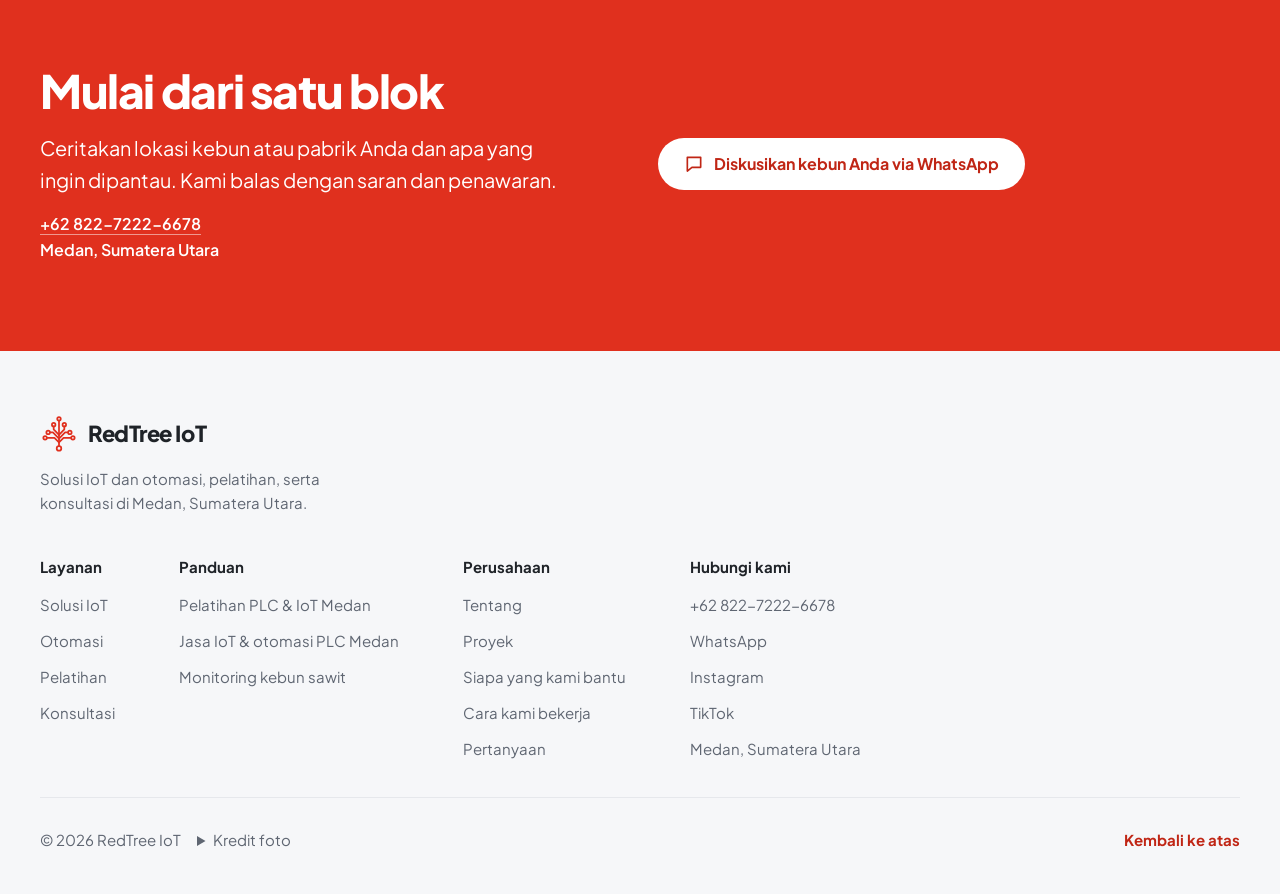
<file: site/monitoring-kebun-sawit/index.html>
<!doctype html>
<html lang="id">
<head>
  <meta charset="utf-8">
  <meta name="viewport" content="width=device-width, initial-scale=1, viewport-fit=cover">
  <title>Monitoring Kebun Sawit IoT &amp; Sensor Kebun | RedTree IoT</title>
  <meta name="description" content="Monitoring kebun sawit IoT dari Medan: sensor perkebunan sawit untuk hujan, tanah, muka air dan cuaca, serta otomasi pabrik kelapa sawit. Harga bisa dinego.">
  <link rel="canonical" href="https://redtreeiot.netlify.app/monitoring-kebun-sawit/">
  <meta name="robots" content="index, follow, max-image-preview:large">
  <meta name="theme-color" content="#ffffff">
  <meta name="geo.region" content="ID-SU">
  <meta name="geo.placename" content="Medan">
  <meta property="og:type" content="website">
  <meta property="og:site_name" content="RedTree IoT">
  <meta property="og:locale" content="id_ID">
  <meta property="og:url" content="https://redtreeiot.netlify.app/monitoring-kebun-sawit/">
  <meta property="og:title" content="Monitoring kebun sawit dengan IoT · RedTree IoT">
  <meta property="og:description" content="Monitoring kebun sawit IoT dari Medan: sensor perkebunan sawit untuk hujan, tanah, muka air dan cuaca, serta otomasi pabrik kelapa sawit. Harga bisa dinego.">
  <meta property="og:image" content="https://redtreeiot.netlify.app/og-image.jpg?v=2">
  <meta property="og:image:width" content="1200">
  <meta property="og:image:height" content="630">
  <meta property="og:image:alt" content="RedTree IoT: IoT &amp; otomasi yang bekerja di lapangan, dengan ilustrasi peta kebun sawit dan alarm muka air parit">
  <meta name="twitter:card" content="summary_large_image">
  <link rel="icon" href="../favicon.svg" type="image/svg+xml">
  <link rel="apple-touch-icon" href="../icons/apple-touch-icon.png">
  <link rel="manifest" href="/manifest.webmanifest">
  <script type="application/ld+json">
{
  "@context": "https://schema.org",
  "@graph": [
    {
      "@type": "Service",
      "@id": "https://redtreeiot.netlify.app/monitoring-kebun-sawit/#layanan",
      "name": "Monitoring kebun sawit IoT dan otomasi pabrik kelapa sawit",
      "serviceType": "Monitoring IoT perkebunan sawit",
      "description": "Monitoring kebun sawit IoT dari Medan: sensor perkebunan sawit untuk hujan, tanah, muka air dan cuaca, serta otomasi pabrik kelapa sawit. Harga bisa dinego.",
      "url": "https://redtreeiot.netlify.app/monitoring-kebun-sawit/",
      "provider": {
        "@id": "https://redtreeiot.netlify.app/#bisnis"
      },
      "areaServed": [
        {
          "@type": "City",
          "name": "Medan"
        },
        {
          "@type": "AdministrativeArea",
          "name": "Sumatera Utara"
        }
      ],
      "availableChannel": {
        "@type": "ServiceChannel",
        "serviceUrl": "https://wa.me/6282272226678",
        "servicePhone": {
          "@type": "ContactPoint",
          "telephone": "+62 822-7222-6678"
        }
      }
    },
    {
      "@type": "BreadcrumbList",
      "itemListElement": [
        {
          "@type": "ListItem",
          "position": 1,
          "name": "Beranda",
          "item": "https://redtreeiot.netlify.app/"
        },
        {
          "@type": "ListItem",
          "position": 2,
          "name": "Monitoring kebun sawit",
          "item": "https://redtreeiot.netlify.app/monitoring-kebun-sawit/"
        }
      ]
    },
    {
      "@type": "FAQPage",
      "mainEntity": [
        {
          "@type": "Question",
          "name": "Bagaimana jika blok kebun tidak ada sinyal seluler?",
          "acceptedAnswer": {
            "@type": "Answer",
            "text": "Pilihan jaringan ditentukan setelah kami melihat lokasi. Ceritakan kondisi sinyal di kebun Anda saat menghubungi kami, dan kami jelaskan pilihan yang masuk akal."
          }
        },
        {
          "@type": "Question",
          "name": "Apakah sensor butuh listrik PLN?",
          "acceptedAnswer": {
            "@type": "Answer",
            "text": "Tidak selalu. Untuk lokasi tanpa listrik, perangkat bisa memakai panel surya dan baterai. Kebutuhannya kami hitung saat merencanakan sistem."
          }
        },
        {
          "@type": "Question",
          "name": "Bisakah dimulai dari beberapa blok saja?",
          "acceptedAnswer": {
            "@type": "Answer",
            "text": "Bisa, dan sering lebih baik begitu. Mulai dari blok yang paling penting, lihat manfaatnya, lalu kembangkan ke blok lain."
          }
        },
        {
          "@type": "Question",
          "name": "Berapa biaya monitoring kebun sawit?",
          "acceptedAnswer": {
            "@type": "Answer",
            "text": "Harga bisa dinego dan tergantung luas kebun, jumlah titik sensor, dan kondisi lokasi. Chat kami dengan gambaran singkat kebun Anda, dan kami balas dengan penawaran."
          }
        }
      ]
    }
  ]
}
  </script>
  <link rel="preconnect" href="https://fonts.googleapis.com">
  <link rel="preconnect" href="https://fonts.gstatic.com" crossorigin>
  <link href="https://fonts.googleapis.com/css2?family=Plus+Jakarta+Sans:wght@400..800&display=swap" rel="stylesheet">
  <link rel="stylesheet" href="../styles.css">
  <link rel="stylesheet" href="../pages.css">
</head>
<body class="page">
  <svg width="0" height="0" style="position:absolute" aria-hidden="true">
    <symbol id="mark" viewBox="0 0 100 100">
      <g fill="none" stroke="currentColor" stroke-width="4.6" stroke-linecap="round" stroke-linejoin="round">
        <path d="M50 82V15"/><path d="M50 72L38 60H18"/><path d="M50 62L34 46H26"/><path d="M50 52L36 38V30"/><path d="M50 72L62 60H82"/><path d="M50 62L66 46H74"/><path d="M50 52L64 38V30"/>
        <circle cx="50" cy="10" r="4.6"/><circle cx="13.4" cy="60" r="4.6"/><circle cx="21.4" cy="46" r="4.6"/><circle cx="36" cy="25.4" r="4.6"/><circle cx="86.6" cy="60" r="4.6"/><circle cx="78.6" cy="46" r="4.6"/><circle cx="64" cy="25.4" r="4.6"/><circle cx="50" cy="88" r="6"/>
      </g>
    </symbol>
    <symbol id="i-wa" viewBox="0 0 24 24"><path d="M4 4h16v12H9.5L4 20.5z" fill="none" stroke="currentColor" stroke-width="2" stroke-linejoin="round"/></symbol>
  </svg>

  <a class="skip" href="#main">Langsung ke konten</a>

  <header class="nav">
    <div class="wrap nav-in">
      <a class="logo" href="../" aria-label="RedTree IoT, ke beranda">
        <svg class="logo-mark" width="38" height="38" aria-hidden="true"><use href="#mark"/></svg>
        <span>RedTree IoT</span>
      </a>
      <nav class="links" id="site-nav" aria-label="Utama">
        <a href="../#layanan">Layanan</a>
        <a href="../#proyek">Proyek</a>
        <a href="../#pelatihan">Pelatihan</a>
        <a href="../#tentang">Tentang</a>
        <a href="../#faq">FAQ</a>
        <a href="../#kontak">Kontak</a>
        <a class="btn btn-red links-wa" href="https://wa.me/6282272226678?text=Halo%20RedTree%20IoT%2C%20saya%20tertarik%20dengan%20monitoring%20IoT%20untuk%20kebun/pabrik%20sawit.%20Lokasi%20dan%20kebutuhan%20saya%3A%20" target="_blank" rel="noopener">Chat WhatsApp</a>
      </nav>
      <div class="nav-actions">
        <a class="btn btn-red btn-s nav-wa" href="https://wa.me/6282272226678?text=Halo%20RedTree%20IoT%2C%20saya%20tertarik%20dengan%20monitoring%20IoT%20untuk%20kebun/pabrik%20sawit.%20Lokasi%20dan%20kebutuhan%20saya%3A%20" target="_blank" rel="noopener">Chat WhatsApp</a>
        <button class="menu" type="button" aria-expanded="false" aria-controls="site-nav" aria-label="Menu">
          <svg width="26" height="26" viewBox="0 0 24 24" aria-hidden="true"><path class="m1" d="M4 7h16"/><path class="m2" d="M4 12h16"/><path class="m3" d="M4 17h16"/></svg>
        </button>
      </div>
    </div>
  </header>

  <main id="main">
    <nav class="wrap crumbs" aria-label="Breadcrumb">
      <ol><li><a href="../">Beranda</a></li><li aria-current="page">Monitoring kebun sawit</li></ol>
    </nav>

    <section class="hero page-hero" id="top">
      <div class="wrap hero-in">
        <div class="hero-text">
          <h1>Monitoring kebun sawit dengan IoT</h1>
          <p class="lead">Sensor perkebunan sawit untuk curah hujan, tanah, muka air, dan cuaca, serta pemantauan tangki dan mesin pabrik kelapa sawit. Data dari blok-blok yang berjauhan tampil di satu dashboard.</p>
          <div class="ctas">
            <a class="btn btn-red" href="https://wa.me/6282272226678?text=Halo%20RedTree%20IoT%2C%20saya%20tertarik%20dengan%20monitoring%20IoT%20untuk%20kebun/pabrik%20sawit.%20Lokasi%20dan%20kebutuhan%20saya%3A%20" target="_blank" rel="noopener"><svg width="20" height="20" aria-hidden="true"><use href="#i-wa"/></svg><span>Diskusikan kebun Anda via WhatsApp</span></a>
            <a class="btn btn-tint" href="#faq">Lihat pertanyaan</a>
          </div>
          <ul class="meta"><li><a href="tel:+6282272226678">+62 822-7222-6678</a></li><li>Harga bisa dinego</li></ul>
        </div>
        <figure class="hero-media">
          <img src="../assets/oil-palm-plantation-in-rupit-north-musi.jpg" wid srcset="../assets/oil-palm-plantation-in-rupit-north-musi-480.webp 480w, ../assets/oil-palm-plantation-in-rupit-north-musi-960.webp 960w, ../assets/oil-palm-plantation-in-rupit-north-musi.jpg 1600w" sizes="(max-width: 1023px) 100vw, 50vw"th="1600" height="900" alt="Barisan pohon kelapa sawit di tepi jalan kebun di Sumatra" fetchpriority="high">
          <figcaption>Kebun kelapa sawit di Sumatra Selatan. Foto ilustrasi dari Wikimedia Commons, bukan proyek RedTree IoT.</figcaption>
        </figure>
      </div>
    </section>

    <section class="section grey" id="masalah" aria-labelledby="masalah-h">
      <div class="wrap">
        <div class="head">
          <h2 id="masalah-h">Masalah yang sering muncul di kebun</h2>
          <p>Kebun sawit luas, sinyal tidak selalu ada, dan pencatatan manual sering terlambat sampai ke kantor. Akibatnya keputusan dibuat berdasarkan perkiraan.</p>
        </div>
        <div class="cards-2">
          <article class="card"><h3>Blok berjauhan</h3><p>Mandor harus berkeliling untuk tahu kondisi tiap blok. Data dari blok terjauh sering paling jarang dicek.</p></article>
          <article class="card"><h3>Muka air di gambut</h3><p>Di lahan gambut, muka air di parit perlu dijaga. Terlalu kering rawan terbakar, terlalu basah mengganggu akar dan panen.</p></article>
          <article class="card"><h3>Data hujan dan cuaca</h3><p>Curah hujan berbeda antar blok. Tanpa data per lokasi, jadwal pemupukan dan perawatan jalan sulit direncanakan.</p></article>
          <article class="card"><h3>Tangki dan mesin pabrik</h3><p>Level tangki dan kondisi mesin di pabrik kelapa sawit dicek manual, sehingga gangguan baru ketahuan setelah terjadi.</p></article>
        </div>
      </div>
    </section>

    <section class="section" id="sensor" aria-labelledby="sensor-h">
      <div class="wrap">
        <div class="head">
          <h2 id="sensor-h">Sensor yang membantu</h2>
          <p>Setiap sensor menjawab satu pertanyaan. Kami bantu memilih sensor yang benar-benar dibutuhkan, bukan sebanyak mungkin.</p>
        </div>
        <div class="cards-3">
          <article class="card"><h3>Penakar hujan</h3><p>Mencatat curah hujan per blok secara otomatis, sebagai dasar jadwal pemupukan dan perawatan.</p></article>
          <article class="card"><h3>Kelembapan tanah</h3><p>Menunjukkan apakah tanah terlalu kering atau terlalu basah di sekitar akar.</p></article>
          <article class="card"><h3>Level air parit</h3><p>Memantau muka air di parit dan kanal, terutama di lahan gambut, dengan alarm saat melewati batas.</p></article>
          <article class="card"><h3>Suhu dan kelembapan udara</h3><p>Gambaran kondisi mikro di kebun, pembibitan, atau gudang.</p></article>
          <article class="card"><h3>Stasiun cuaca otomatis</h3><p>Hujan, suhu, kelembapan, angin, dan radiasi matahari dalam satu tiang, dengan panel surya untuk lokasi tanpa listrik.</p></article>
          <article class="card"><h3>Level tangki ultrasonik</h3><p>Mengukur isi tangki air, solar, atau minyak dari atas tanpa menyentuh cairan.</p></article>
        </div>
      </div>
    </section>

    <section class="section tint" id="dashboard" aria-labelledby="dashboard-h">
      <div class="wrap split">
        <div class="prose">
          <h2 id="dashboard-h">Apa yang tampil di dashboard</h2>
          <p>Data dari semua sensor dikumpulkan dan ditampilkan di satu dashboard yang bisa dibuka dari HP atau komputer, di kebun maupun di kantor. Isinya dibuat sesuai kebutuhan Anda, misalnya:</p>
          <ul class="checks">
            <li>Curah hujan harian dan bulanan per blok.</li>
            <li>Grafik muka air parit dengan garis batas aman.</li>
            <li>Kelembapan tanah dan cuaca terkini per lokasi.</li>
            <li>Level tangki dan perkiraan kapan perlu diisi.</li>
            <li>Alarm saat nilai melewati batas atau saat sensor berhenti mengirim data.</li>
            <li>Riwayat data yang bisa diunduh untuk laporan.</li>
          </ul>
        </div>
        <figure class="photo">
          <img src="../assets/aws-automatic-weather-station.jpg" wid srcset="../assets/aws-automatic-weather-station-480.webp 480w, ../assets/aws-automatic-weather-station-960.webp 960w, ../assets/aws-automatic-weather-station.jpg 1600w" sizes="(max-width: 1023px) 100vw, 50vw"th="1200" height="1600" alt="Tiang stasiun cuaca otomatis dengan sensor dan panel surya di lahan berpagar" loading="lazy">
          <figcaption>Stasiun cuaca otomatis. Foto ilustrasi dari Wikimedia Commons, bukan proyek RedTree IoT.</figcaption>
        </figure>
      </div>
    </section>

    <section class="section" id="pabrik" aria-labelledby="pabrik-h">
      <div class="wrap split">
        <div class="prose">
          <h2 id="pabrik-h">Otomasi pabrik kelapa sawit</h2>
          <p>Di pabrik kelapa sawit, gangguan kecil pada pompa, konveyor, atau tangki bisa menghentikan proses. Kami membantu memantau level tangki, arus listrik, dan getaran mesin, serta membuat atau memperbarui panel PLC dan HMI untuk proses yang masih dijalankan secara manual.</p>
          <p>Data dari pabrik bisa ditampilkan di dashboard yang sama dengan data kebun, sehingga manajemen melihat gambaran yang utuh.</p>

        </div>
        <figure class="photo">
          <img src="../assets/district-kunak-sabah-ioi-baturong-palm-oil.jpg" wid srcset="../assets/district-kunak-sabah-ioi-baturong-palm-oil-480.webp 480w, ../assets/district-kunak-sabah-ioi-baturong-palm-oil-960.webp 960w, ../assets/district-kunak-sabah-ioi-baturong-palm-oil.jpg 1600w" sizes="(max-width: 1023px) 100vw, 50vw"th="1600" height="1067" alt="Pabrik kelapa sawit di tengah kebun yang membentang sampai ke perbukitan" loading="lazy" style="object-position:70% 60%">
          <figcaption>Pabrik kelapa sawit di tengah kebun. Foto ilustrasi dari Wikimedia Commons, bukan proyek RedTree IoT.</figcaption>
        </figure>
      </div>
    </section>

    <section class="section grey" id="faq" aria-labelledby="faq-h">
      <div class="wrap faq">
        <div class="faq-intro">
          <h2 id="faq-h">Pertanyaan</h2>
          <p>Belum menemukan jawaban? Chat kami langsung.</p>
          <a class="btn btn-red" href="https://wa.me/6282272226678?text=Halo%20RedTree%20IoT%2C%20saya%20tertarik%20dengan%20monitoring%20IoT%20untuk%20kebun/pabrik%20sawit.%20Lokasi%20dan%20kebutuhan%20saya%3A%20" target="_blank" rel="noopener">Chat WhatsApp</a>
        </div>
        <div class="faq-list">
          <details open><summary>Bagaimana jika blok kebun tidak ada sinyal seluler?</summary><p>Pilihan jaringan ditentukan setelah kami melihat lokasi. Ceritakan kondisi sinyal di kebun Anda saat menghubungi kami, dan kami jelaskan pilihan yang masuk akal.</p></details>
          <details><summary>Apakah sensor butuh listrik PLN?</summary><p>Tidak selalu. Untuk lokasi tanpa listrik, perangkat bisa memakai panel surya dan baterai. Kebutuhannya kami hitung saat merencanakan sistem.</p></details>
          <details><summary>Bisakah dimulai dari beberapa blok saja?</summary><p>Bisa, dan sering lebih baik begitu. Mulai dari blok yang paling penting, lihat manfaatnya, lalu kembangkan ke blok lain.</p></details>
          <details><summary>Berapa biaya monitoring kebun sawit?</summary><p>Harga bisa dinego dan tergantung luas kebun, jumlah titik sensor, dan kondisi lokasi. Chat kami dengan gambaran singkat kebun Anda, dan kami balas dengan penawaran.</p></details>
        </div>
      </div>
    </section>

    <section class="section" aria-labelledby="related-h">
      <div class="wrap">
        <div class="head"><h2 id="related-h">Halaman terkait</h2></div>
        <div class="related">
          <a class="related-card" href="../pelatihan-plc-iot-medan/"><strong>Pelatihan PLC &amp; IoT Medan</strong><span>Kursus sensor lapangan, ESP32, PLC, dan SCADA untuk tim kebun dan pabrik.</span></a>
          <a class="related-card" href="../jasa-iot-otomasi-medan/"><strong>Jasa IoT &amp; otomasi PLC Medan</strong><span>Monitoring IoT, panel PLC/HMI, retrofit, dan konsultasi.</span></a>
          <a class="related-card" href="../"><strong>Beranda RedTree IoT</strong><span>Semua layanan, pelatihan, dan cara kami bekerja.</span></a>
        </div>
      </div>
    </section>

    <section class="cta" id="kontak" aria-labelledby="kontak-h">
      <div class="wrap cta-in">
        <div class="cta-text">
          <h2 id="kontak-h">Mulai dari satu blok</h2>
          <p>Ceritakan lokasi kebun atau pabrik Anda dan apa yang ingin dipantau. Kami balas dengan saran dan penawaran.</p>
          <p class="cta-meta"><a href="tel:+6282272226678">+62 822-7222-6678</a><br>Medan, Sumatera Utara</p>
        </div>
        <div class="cta-actions">
          <a class="btn btn-white" href="https://wa.me/6282272226678?text=Halo%20RedTree%20IoT%2C%20saya%20tertarik%20dengan%20monitoring%20IoT%20untuk%20kebun/pabrik%20sawit.%20Lokasi%20dan%20kebutuhan%20saya%3A%20" target="_blank" rel="noopener"><svg width="20" height="20" aria-hidden="true"><use href="#i-wa"/></svg><span>Diskusikan kebun Anda via WhatsApp</span></a>
        </div>
      </div>
    </section>
  </main>

  <a class="wa-float" href="https://wa.me/6282272226678?text=Halo%20RedTree%20IoT%2C%20saya%20tertarik%20dengan%20monitoring%20IoT%20untuk%20kebun/pabrik%20sawit.%20Lokasi%20dan%20kebutuhan%20saya%3A%20" target="_blank" rel="noopener" aria-label="Chat WhatsApp"><svg width="24" height="24" aria-hidden="true"><use href="#i-wa"/></svg><span>Chat WhatsApp</span></a>

  <footer class="footer">
    <div class="wrap">
      <div class="footer-top">
        <div class="brand">
          <a class="logo" href="../"><svg class="logo-mark" width="38" height="38" aria-hidden="true"><use href="#mark"/></svg><span>RedTree IoT</span></a>
          <p>Solusi IoT dan otomasi, pelatihan, serta konsultasi di Medan, Sumatera Utara.</p>
        </div>
        <div class="cols">
          <nav aria-label="Layanan"><h2>Layanan</h2><a href="../#layanan">Solusi IoT</a><a href="../#layanan">Otomasi</a><a href="../#pelatihan">Pelatihan</a><a href="../#layanan">Konsultasi</a></nav>
          <nav aria-label="Panduan"><h2>Panduan</h2><a href="../pelatihan-plc-iot-medan/">Pelatihan PLC &amp; IoT Medan</a><a href="../jasa-iot-otomasi-medan/">Jasa IoT &amp; otomasi PLC Medan</a><a href="../monitoring-kebun-sawit/" aria-current="page">Monitoring kebun sawit</a></nav>
          <nav aria-label="Perusahaan"><h2>Perusahaan</h2><a href="../#tentang">Tentang</a><a href="../#proyek">Proyek</a><a href="../#sektor">Siapa yang kami bantu</a><a href="../#proses">Cara kami bekerja</a><a href="../#faq">Pertanyaan</a></nav>
          <div><h2>Hubungi kami</h2><a href="tel:+6282272226678">+62 822-7222-6678</a><a href="https://wa.me/6282272226678" target="_blank" rel="noopener">WhatsApp</a><a href="https://www.instagram.com/redtreeiot/" target="_blank" rel="noopener">Instagram</a><a href="https://www.tiktok.com/@redtreeiot" target="_blank" rel="noopener">TikTok</a><a href="https://www.google.com/maps/search/Medan,+North+Sumatra,+Indonesia" target="_blank" rel="noopener">Medan, Sumatera Utara</a></div>
        </div>
      </div>
      <div class="footer-bottom">
        <p>© 2026 RedTree IoT</p>
        <details class="credits">
          <summary>Kredit foto</summary>
          <ul>
        <li>&ldquo;<a href="https://commons.wikimedia.org/wiki/File:Oil_Palm_plantation_in_Rupit,_North_Musi_Rawas,_South_Sumatra.jpg" target="_blank" rel="noopener">Oil Palm plantation in Rupit, North Musi Rawas, South Sumatra</a>&rdquo; by Firzafp, <a href="https://creativecommons.org/licenses/by-sa/4.0" target="_blank" rel="noopener">CC BY-SA 4.0</a>, via Wikimedia Commons</li>
        <li>&ldquo;<a href="https://commons.wikimedia.org/wiki/File:Medan_skyline_(2022).jpg" target="_blank" rel="noopener">Medan skyline (2022)</a>&rdquo; by Brm12, <a href="https://creativecommons.org/licenses/by-sa/4.0" target="_blank" rel="noopener">CC BY-SA 4.0</a>, via Wikimedia Commons</li>
        <li>&ldquo;<a href="https://commons.wikimedia.org/wiki/File:KITLV_-_5949_-_Stafhell_%26_Kleingrothe_-_Medan_-_Ferry_across_the_Wampu_River_near_the_oil_palm_and_rubber_plantation_Stabat,_part_of_Gohor_Lama_in_Langkat_in_the_east_coast_of_Sumatra_-_circa_1900.tif" target="_blank" rel="noopener">KITLV - 5949 - Stafhell &amp; Kleingrothe - Medan - Ferry across the Wampu River nea</a>&rdquo; by Stafhell &amp; Kleingrothe / Medan, <a href="https://creativecommons.org/publicdomain/mark/1.0/" target="_blank" rel="noopener">public domain</a>, via Wikimedia Commons</li>
        <li>&ldquo;<a href="https://commons.wikimedia.org/wiki/File:PLC_displej.jpg" target="_blank" rel="noopener">PLC displej</a>&rdquo; by Quist161, <a href="https://creativecommons.org/licenses/by-sa/4.0" target="_blank" rel="noopener">CC BY-SA 4.0</a>, via Wikimedia Commons</li>
        <li>&ldquo;<a href="https://commons.wikimedia.org/wiki/File:BMA_Automation_Allen_Bradley_PLC_3.JPG" target="_blank" rel="noopener">BMA Automation Allen Bradley PLC 3</a>&rdquo; by Elmschrat Coaching-Blog, <a href="https://creativecommons.org/licenses/by-sa/3.0" target="_blank" rel="noopener">CC BY-SA 3.0</a>, via Wikimedia Commons</li>
        <li>&ldquo;<a href="https://commons.wikimedia.org/wiki/File:SIMPLE_CONTROL_WITH_INDICATOR_LIGHTS.jpg" target="_blank" rel="noopener">SIMPLE CONTROL WITH INDICATOR LIGHTS</a>&rdquo; by Sam D. Wilbur, <a href="https://creativecommons.org/licenses/by-sa/4.0" target="_blank" rel="noopener">CC BY-SA 4.0</a>, via Wikimedia Commons</li>
        <li>&ldquo;<a href="https://commons.wikimedia.org/wiki/File:Arduino_%26_breadboard,_mounted.jpg" target="_blank" rel="noopener">Arduino &amp; breadboard, mounted</a>&rdquo; by TreyDanger, <a href="https://creativecommons.org/licenses/by/2.0" target="_blank" rel="noopener">CC BY 2.0</a>, via Wikimedia Commons</li>
        <li>&ldquo;<a href="https://commons.wikimedia.org/wiki/File:Automatic_weather_station_learning.jpg" target="_blank" rel="noopener">Automatic weather station learning</a>&rdquo; by Mogi19, <a href="https://creativecommons.org/licenses/by-sa/4.0" target="_blank" rel="noopener">CC BY-SA 4.0</a>, via Wikimedia Commons</li>
        <li>&ldquo;<a href="https://commons.wikimedia.org/wiki/File:AWS(Automatic_Weather_station).JPG" target="_blank" rel="noopener">AWS(Automatic Weather station)</a>&rdquo; by Delince, <a href="https://creativecommons.org/licenses/by-sa/3.0" target="_blank" rel="noopener">CC BY-SA 3.0</a>, via Wikimedia Commons</li>
        <li>&ldquo;<a href="https://commons.wikimedia.org/wiki/File:District-Kunak_Sabah_IOI-Baturong-Palm-Oil-Mill-02.jpg" target="_blank" rel="noopener">District-Kunak Sabah IOI-Baturong-Palm-Oil-Mill-02</a>&rdquo; by CEphoto, Uwe Aranas, <a href="https://creativecommons.org/licenses/by-sa/3.0" target="_blank" rel="noopener">CC BY-SA 3.0</a>, via Wikimedia Commons</li>
        <li>&ldquo;<a href="https://commons.wikimedia.org/wiki/File:Raspberry_Pi_4_Model_B_-_Side.jpg" target="_blank" rel="noopener">Raspberry Pi 4 Model B - Side</a>&rdquo; by Laserlicht, <a href="https://creativecommons.org/licenses/by-sa/4.0" target="_blank" rel="noopener">CC BY-SA 4.0</a>, via Wikimedia Commons</li>
        <li>&ldquo;<a href="https://commons.wikimedia.org/wiki/File:NEWater_S.C.A.D.A._room.jpg" target="_blank" rel="noopener">NEWater S.C.A.D.A. room</a>&rdquo; by Z22, <a href="https://creativecommons.org/licenses/by-sa/4.0" target="_blank" rel="noopener">CC BY-SA 4.0</a>, via Wikimedia Commons</li>
        <li>&ldquo;<a href="https://commons.wikimedia.org/wiki/File:SMT_soldering_class_at_Knox_Makers.jpg" target="_blank" rel="noopener">SMT soldering class at Knox Makers</a>&rdquo; by DoctorScurvy, <a href="https://creativecommons.org/licenses/by-sa/4.0" target="_blank" rel="noopener">CC BY-SA 4.0</a>, via Wikimedia Commons</li>
        <li>&ldquo;<a href="https://commons.wikimedia.org/wiki/File:Soldering_stations_at_Coredump_Hackerspace.jpg" target="_blank" rel="noopener">Soldering stations at Coredump Hackerspace</a>&rdquo; by Dbrgn, <a href="https://creativecommons.org/licenses/by-sa/4.0" target="_blank" rel="noopener">CC BY-SA 4.0</a>, via Wikimedia Commons</li>
        <li>&ldquo;<a href="https://commons.wikimedia.org/wiki/File:Students_Test_their_LEGO_Rover_Prototype_(AFRC2019-0261-094).jpg" target="_blank" rel="noopener">Students Test their LEGO Rover Prototype (AFRC2019-0261-094)</a>&rdquo; by NASA Armstrong Flight Research Center / NASA/Ken Ulbrich, <a href="https://creativecommons.org/publicdomain/mark/1.0/" target="_blank" rel="noopener">public domain</a>, via Wikimedia Commons</li>
      </ul>
        </details>
        <a class="text-link" href="#top">Kembali ke atas</a>
      </div>
    </div>
  </footer>

  <script src="../wa-float.js" defer></script>
  <script src="../pages.js"></script>
</body>
</html>
</file>
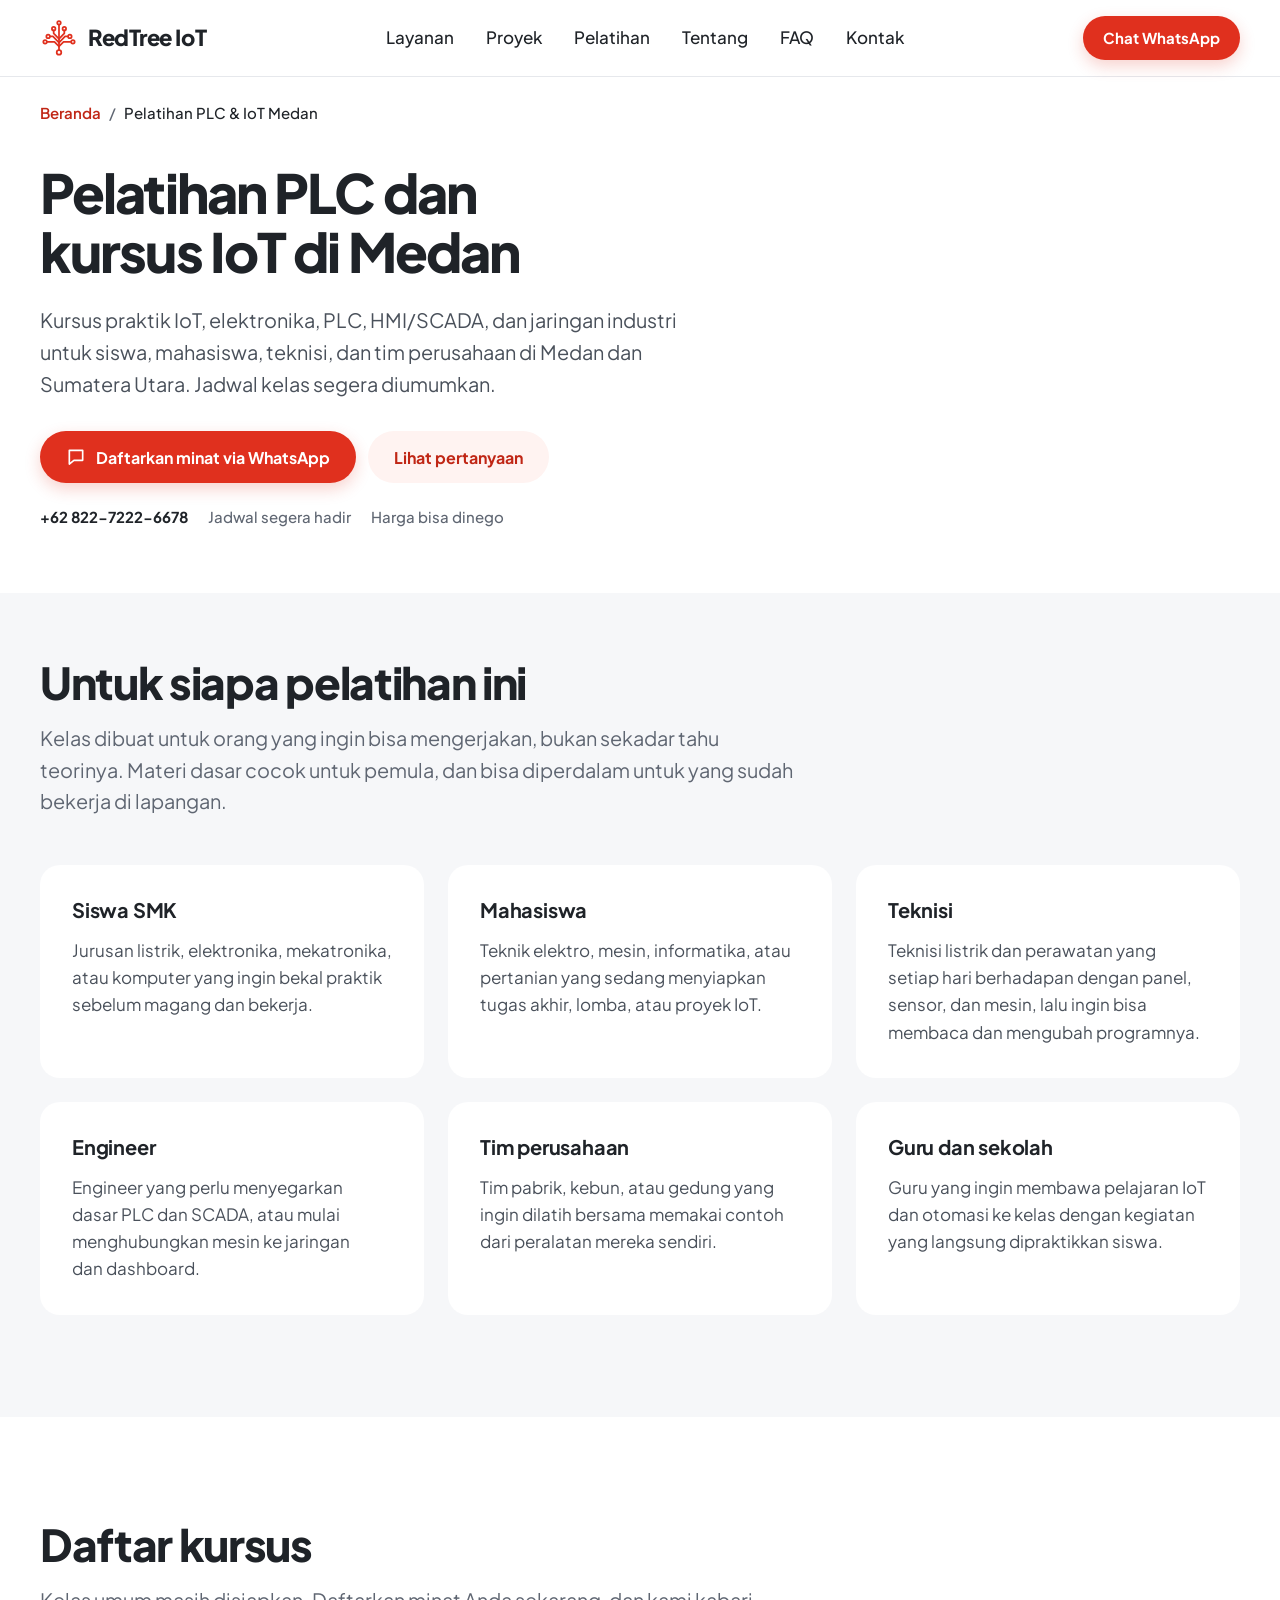
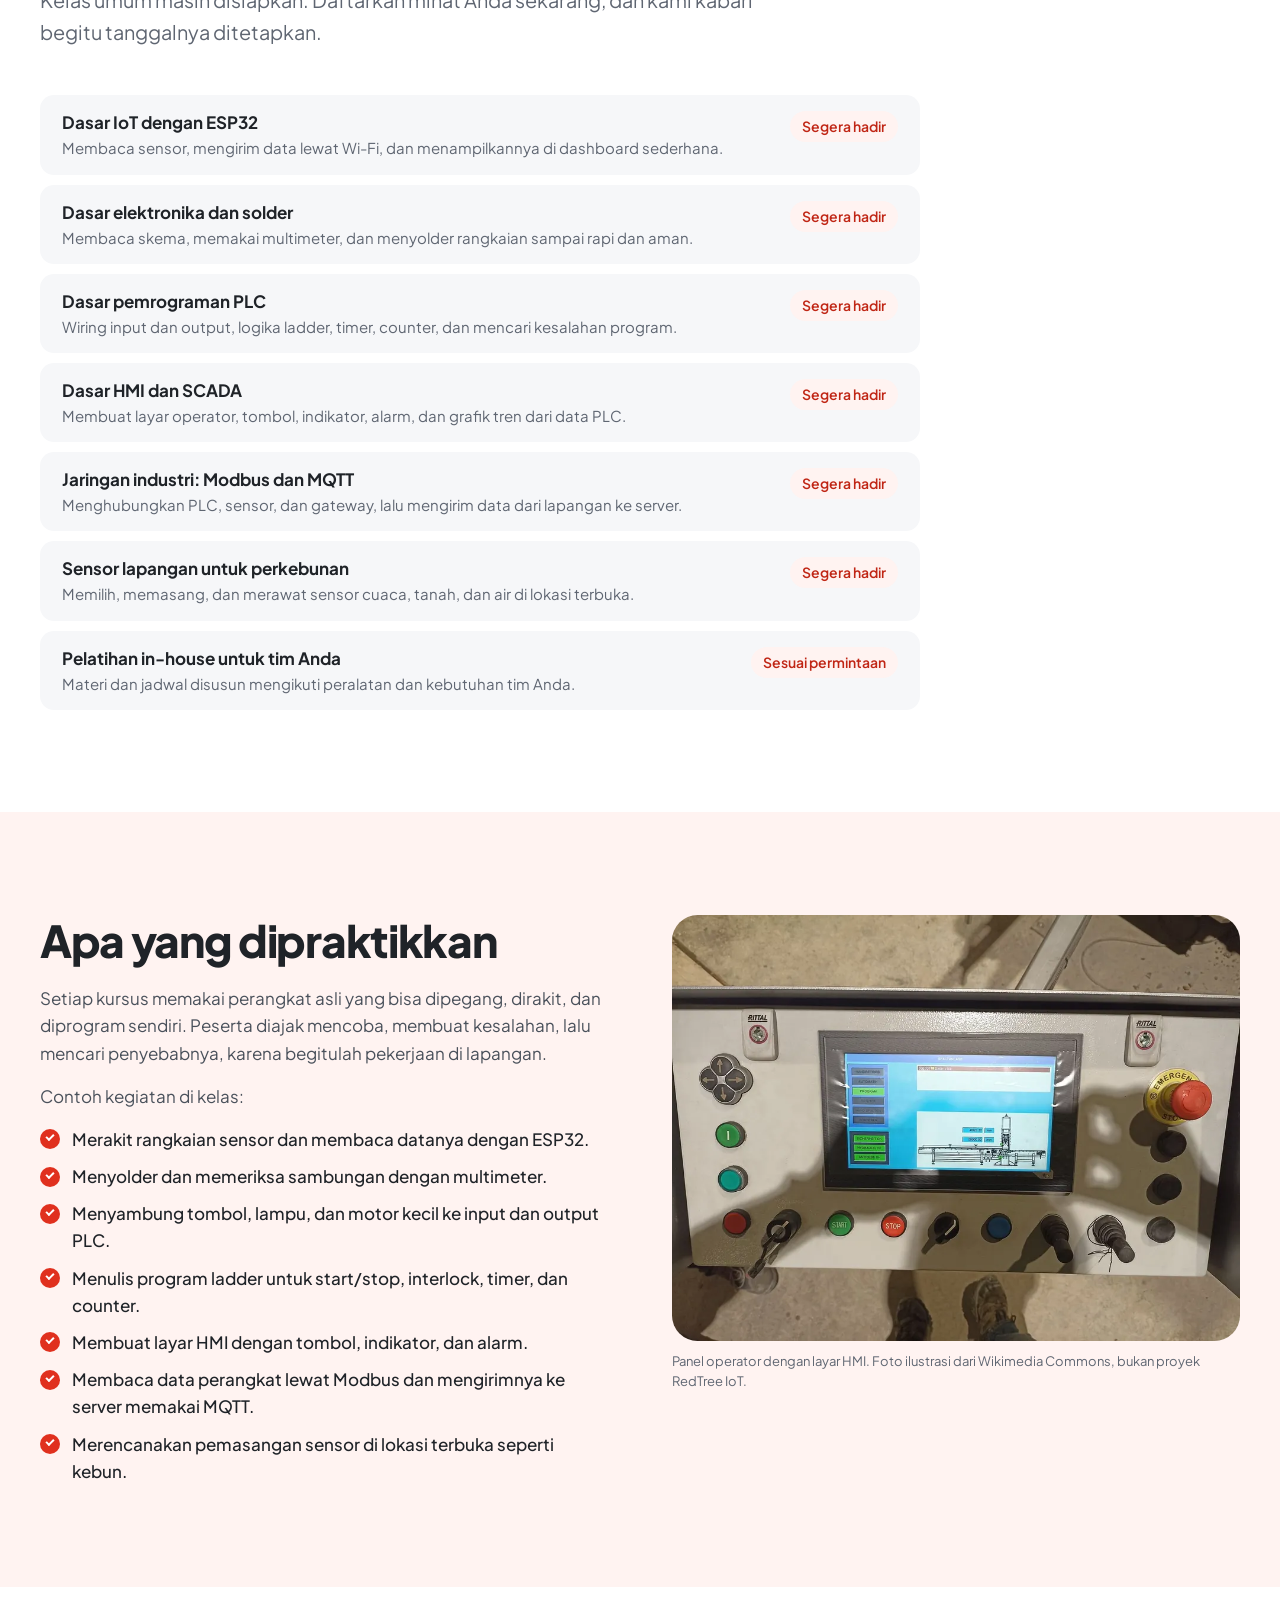
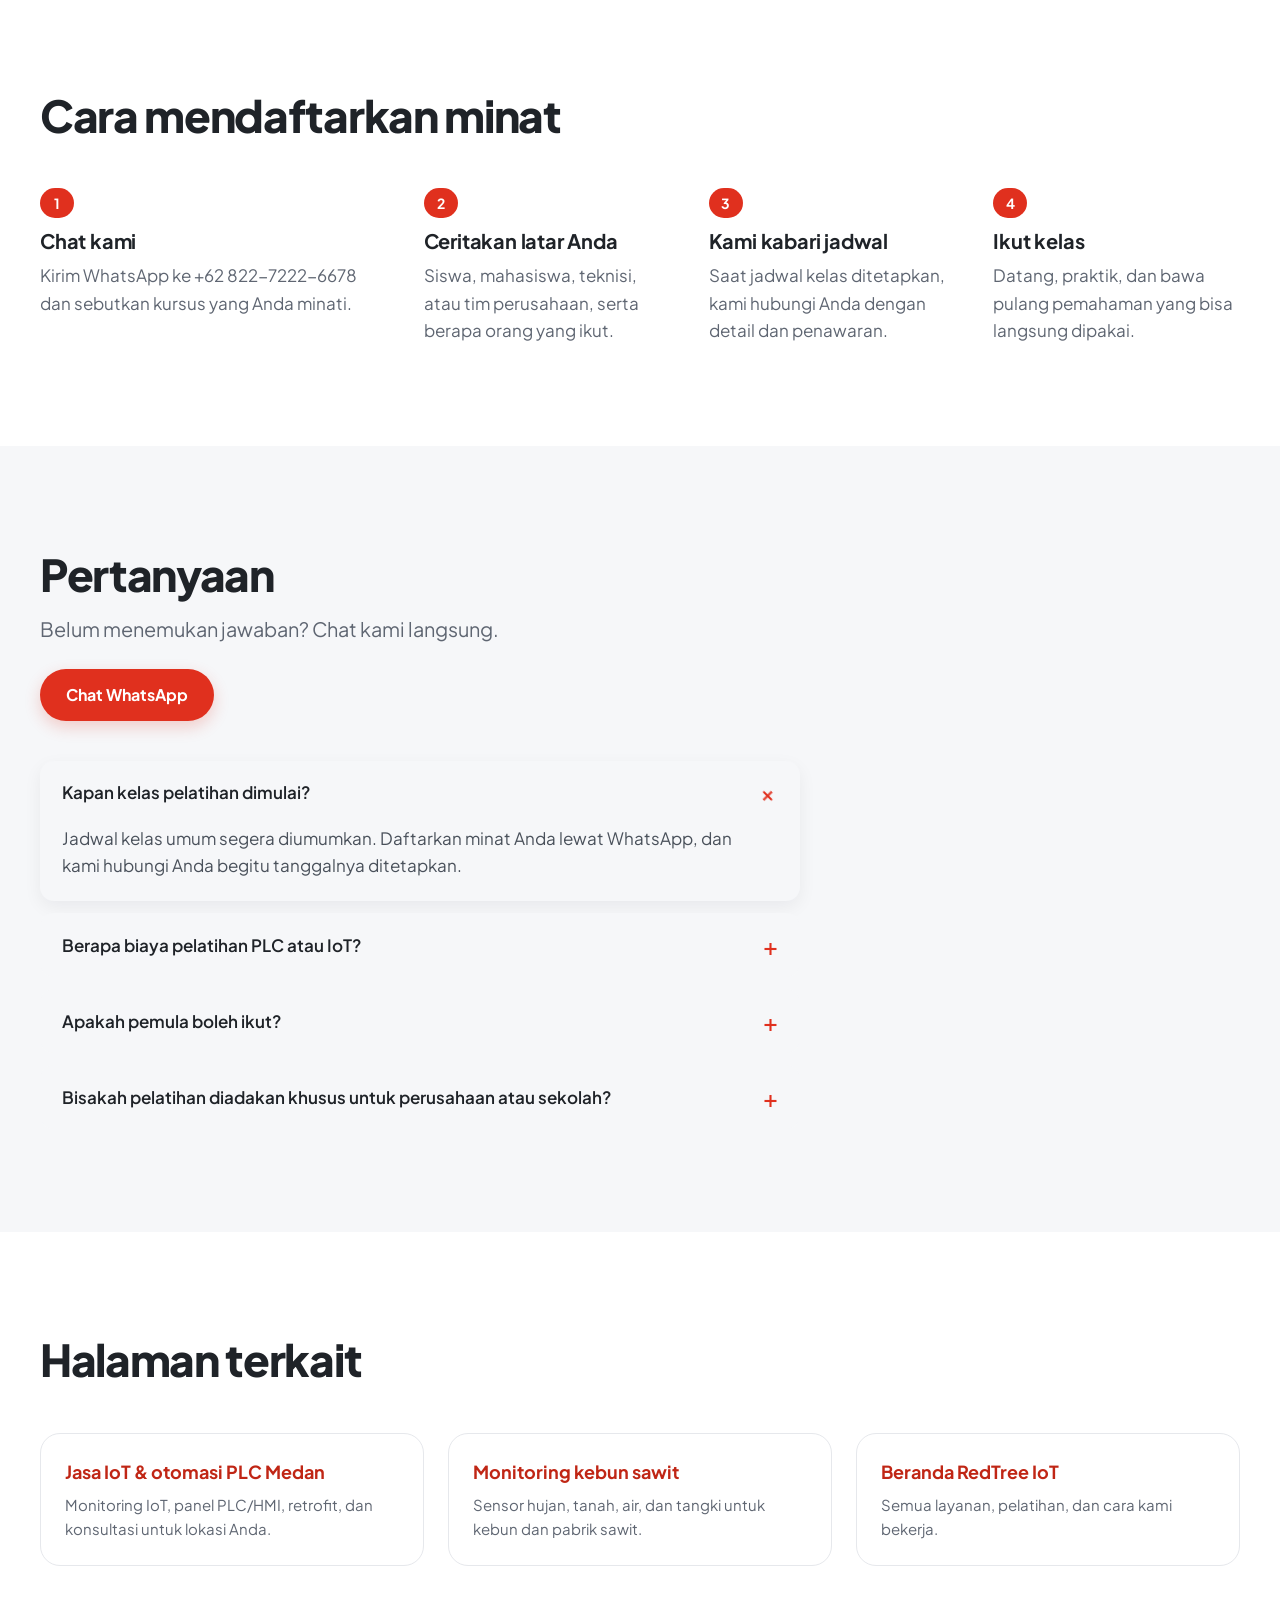
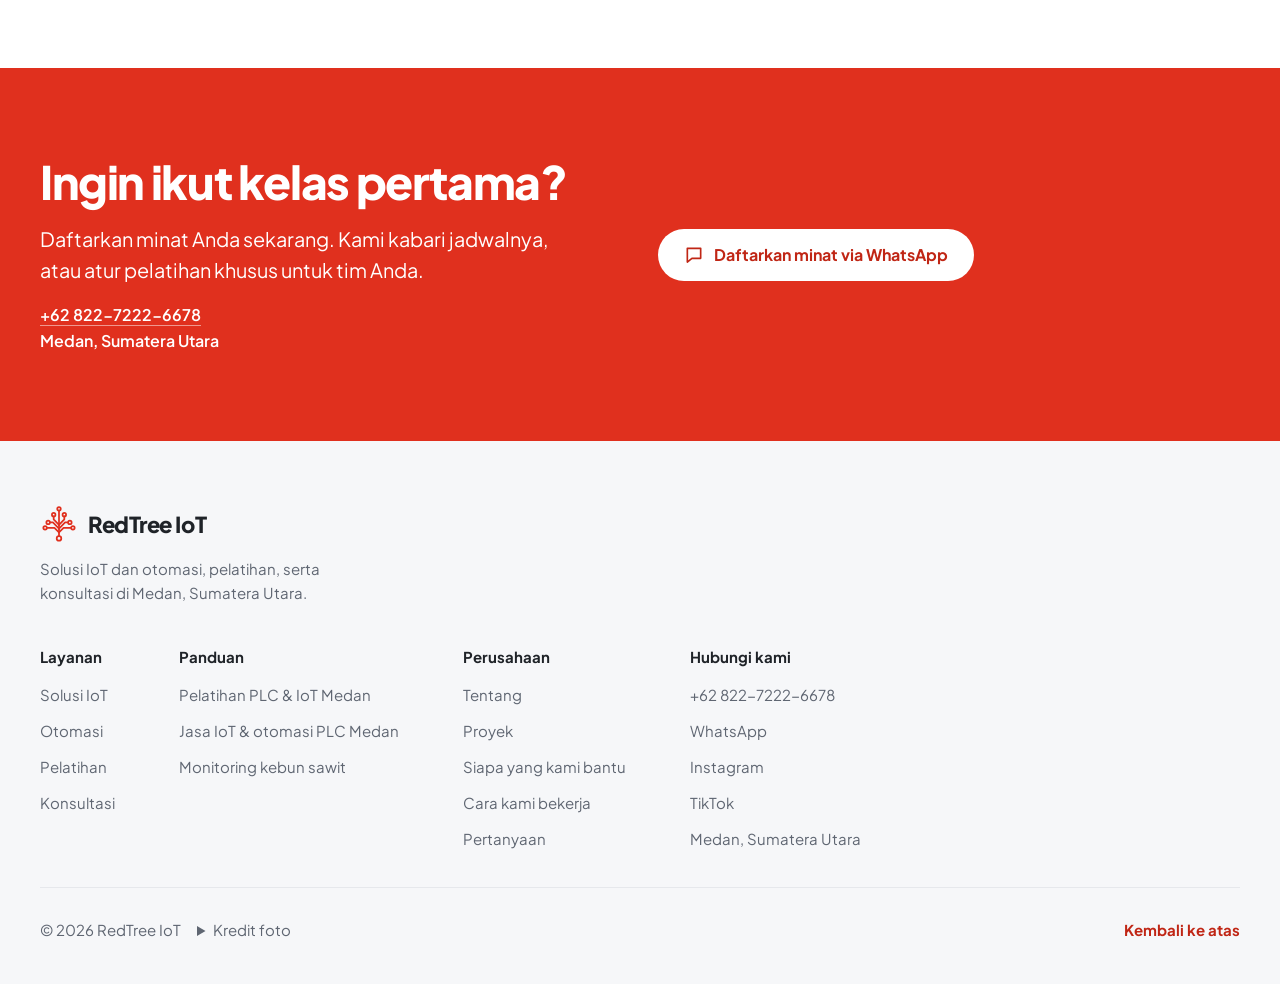
<file: site/pelatihan-plc-iot-medan/index.html>
<!doctype html>
<html lang="id">
<head>
  <meta charset="utf-8">
  <meta name="viewport" content="width=device-width, initial-scale=1, viewport-fit=cover">
  <title>Pelatihan PLC &amp; Kursus IoT di Medan | RedTree IoT</title>
  <meta name="description" content="Pelatihan PLC dan kursus IoT di Medan: ESP32, elektronika, HMI/SCADA, Modbus &amp; MQTT untuk siswa SMK, mahasiswa, teknisi dan tim perusahaan. Daftar minat.">
  <link rel="canonical" href="https://redtreeiot.netlify.app/pelatihan-plc-iot-medan/">
  <meta name="robots" content="index, follow, max-image-preview:large">
  <meta name="theme-color" content="#ffffff">
  <meta name="geo.region" content="ID-SU">
  <meta name="geo.placename" content="Medan">
  <meta property="og:type" content="website">
  <meta property="og:site_name" content="RedTree IoT">
  <meta property="og:locale" content="id_ID">
  <meta property="og:url" content="https://redtreeiot.netlify.app/pelatihan-plc-iot-medan/">
  <meta property="og:title" content="Pelatihan PLC &amp; kursus IoT di Medan · RedTree IoT">
  <meta property="og:description" content="Pelatihan PLC dan kursus IoT di Medan: ESP32, elektronika, HMI/SCADA, Modbus &amp; MQTT untuk siswa SMK, mahasiswa, teknisi dan tim perusahaan. Daftar minat.">
  <meta property="og:image" content="https://redtreeiot.netlify.app/og-image.jpg?v=2">
  <meta property="og:image:width" content="1200">
  <meta property="og:image:height" content="630">
  <meta property="og:image:alt" content="RedTree IoT: IoT &amp; otomasi yang bekerja di lapangan, dengan ilustrasi peta kebun sawit dan alarm muka air parit">
  <meta name="twitter:card" content="summary_large_image">
  <link rel="icon" href="../favicon.svg" type="image/svg+xml">
  <link rel="apple-touch-icon" href="../icons/apple-touch-icon.png">
  <link rel="manifest" href="/manifest.webmanifest">
  <script type="application/ld+json">
{
  "@context": "https://schema.org",
  "@graph": [
    {
      "@type": "Service",
      "@id": "https://redtreeiot.netlify.app/pelatihan-plc-iot-medan/#layanan",
      "name": "Pelatihan PLC dan kursus IoT di Medan",
      "serviceType": "Pelatihan IoT dan otomasi industri",
      "description": "Pelatihan PLC dan kursus IoT di Medan: ESP32, elektronika, HMI/SCADA, Modbus & MQTT untuk siswa SMK, mahasiswa, teknisi dan tim perusahaan. Daftar minat.",
      "url": "https://redtreeiot.netlify.app/pelatihan-plc-iot-medan/",
      "provider": {
        "@id": "https://redtreeiot.netlify.app/#bisnis"
      },
      "areaServed": [
        {
          "@type": "City",
          "name": "Medan"
        },
        {
          "@type": "AdministrativeArea",
          "name": "Sumatera Utara"
        }
      ],
      "availableChannel": {
        "@type": "ServiceChannel",
        "serviceUrl": "https://wa.me/6282272226678",
        "servicePhone": {
          "@type": "ContactPoint",
          "telephone": "+62 822-7222-6678"
        }
      }
    },
    {
      "@type": "BreadcrumbList",
      "itemListElement": [
        {
          "@type": "ListItem",
          "position": 1,
          "name": "Beranda",
          "item": "https://redtreeiot.netlify.app/"
        },
        {
          "@type": "ListItem",
          "position": 2,
          "name": "Pelatihan PLC & IoT Medan",
          "item": "https://redtreeiot.netlify.app/pelatihan-plc-iot-medan/"
        }
      ]
    },
    {
      "@type": "FAQPage",
      "mainEntity": [
        {
          "@type": "Question",
          "name": "Kapan kelas pelatihan dimulai?",
          "acceptedAnswer": {
            "@type": "Answer",
            "text": "Jadwal kelas umum segera diumumkan. Daftarkan minat Anda lewat WhatsApp, dan kami hubungi Anda begitu tanggalnya ditetapkan."
          }
        },
        {
          "@type": "Question",
          "name": "Berapa biaya pelatihan PLC atau IoT?",
          "acceptedAnswer": {
            "@type": "Answer",
            "text": "Harga bisa dinego dan tergantung kursus, jumlah peserta, dan lokasi. Chat kami di WhatsApp, dan kami kirim penawaran yang sesuai."
          }
        },
        {
          "@type": "Question",
          "name": "Apakah pemula boleh ikut?",
          "acceptedAnswer": {
            "@type": "Answer",
            "text": "Boleh. Kursus dasar dibuat untuk peserta yang baru mulai. Ceritakan pengalaman Anda saat mendaftar agar kami bisa menyarankan kursus yang paling cocok."
          }
        },
        {
          "@type": "Question",
          "name": "Bisakah pelatihan diadakan khusus untuk perusahaan atau sekolah?",
          "acceptedAnswer": {
            "@type": "Answer",
            "text": "Bisa. Pelatihan in-house diatur sesuai permintaan, dengan materi dan jadwal yang disesuaikan dengan peralatan dan kebutuhan tim Anda."
          }
        }
      ]
    }
  ]
}
  </script>
  <link rel="preconnect" href="https://fonts.googleapis.com">
  <link rel="preconnect" href="https://fonts.gstatic.com" crossorigin>
  <link href="https://fonts.googleapis.com/css2?family=Plus+Jakarta+Sans:wght@400..800&display=swap" rel="stylesheet">
  <link rel="stylesheet" href="../styles.css">
  <link rel="stylesheet" href="../pages.css">
</head>
<body class="page">
  <svg width="0" height="0" style="position:absolute" aria-hidden="true">
    <symbol id="mark" viewBox="0 0 100 100">
      <g fill="none" stroke="currentColor" stroke-width="4.6" stroke-linecap="round" stroke-linejoin="round">
        <path d="M50 82V15"/><path d="M50 72L38 60H18"/><path d="M50 62L34 46H26"/><path d="M50 52L36 38V30"/><path d="M50 72L62 60H82"/><path d="M50 62L66 46H74"/><path d="M50 52L64 38V30"/>
        <circle cx="50" cy="10" r="4.6"/><circle cx="13.4" cy="60" r="4.6"/><circle cx="21.4" cy="46" r="4.6"/><circle cx="36" cy="25.4" r="4.6"/><circle cx="86.6" cy="60" r="4.6"/><circle cx="78.6" cy="46" r="4.6"/><circle cx="64" cy="25.4" r="4.6"/><circle cx="50" cy="88" r="6"/>
      </g>
    </symbol>
    <symbol id="i-wa" viewBox="0 0 24 24"><path d="M4 4h16v12H9.5L4 20.5z" fill="none" stroke="currentColor" stroke-width="2" stroke-linejoin="round"/></symbol>
  </svg>

  <a class="skip" href="#main">Langsung ke konten</a>

  <header class="nav">
    <div class="wrap nav-in">
      <a class="logo" href="../" aria-label="RedTree IoT, ke beranda">
        <svg class="logo-mark" width="38" height="38" aria-hidden="true"><use href="#mark"/></svg>
        <span>RedTree IoT</span>
      </a>
      <nav class="links" id="site-nav" aria-label="Utama">
        <a href="../#layanan">Layanan</a>
        <a href="../#proyek">Proyek</a>
        <a href="../#pelatihan">Pelatihan</a>
        <a href="../#tentang">Tentang</a>
        <a href="../#faq">FAQ</a>
        <a href="../#kontak">Kontak</a>
        <a class="btn btn-red links-wa" href="https://wa.me/6282272226678?text=Halo%20RedTree%20IoT%2C%20saya%20ingin%20mendaftarkan%20minat%20untuk%20pelatihan%20PLC/IoT%20di%20Medan.%20Kursus%20yang%20saya%20minati%3A%20" target="_blank" rel="noopener">Chat WhatsApp</a>
      </nav>
      <div class="nav-actions">
        <a class="btn btn-red btn-s nav-wa" href="https://wa.me/6282272226678?text=Halo%20RedTree%20IoT%2C%20saya%20ingin%20mendaftarkan%20minat%20untuk%20pelatihan%20PLC/IoT%20di%20Medan.%20Kursus%20yang%20saya%20minati%3A%20" target="_blank" rel="noopener">Chat WhatsApp</a>
        <button class="menu" type="button" aria-expanded="false" aria-controls="site-nav" aria-label="Menu">
          <svg width="26" height="26" viewBox="0 0 24 24" aria-hidden="true"><path class="m1" d="M4 7h16"/><path class="m2" d="M4 12h16"/><path class="m3" d="M4 17h16"/></svg>
        </button>
      </div>
    </div>
  </header>

  <main id="main">
    <nav class="wrap crumbs" aria-label="Breadcrumb">
      <ol><li><a href="../">Beranda</a></li><li aria-current="page">Pelatihan PLC &amp; IoT Medan</li></ol>
    </nav>

    <section class="hero page-hero page-hero-solo" id="top">
      <div class="wrap hero-in">
        <div class="hero-text">
          <h1>Pelatihan PLC dan kursus IoT di Medan</h1>
          <p class="lead">Kursus praktik IoT, elektronika, PLC, HMI/SCADA, dan jaringan industri untuk siswa, mahasiswa, teknisi, dan tim perusahaan di Medan dan Sumatera Utara. Jadwal kelas segera diumumkan.</p>
          <div class="ctas">
            <a class="btn btn-red" href="https://wa.me/6282272226678?text=Halo%20RedTree%20IoT%2C%20saya%20ingin%20mendaftarkan%20minat%20untuk%20pelatihan%20PLC/IoT%20di%20Medan.%20Kursus%20yang%20saya%20minati%3A%20" target="_blank" rel="noopener"><svg width="20" height="20" aria-hidden="true"><use href="#i-wa"/></svg><span>Daftarkan minat via WhatsApp</span></a>
            <a class="btn btn-tint" href="#faq">Lihat pertanyaan</a>
          </div>
          <ul class="meta"><li><a href="tel:+6282272226678">+62 822-7222-6678</a></li><li>Jadwal segera hadir</li><li>Harga bisa dinego</li></ul>
        </div>
      </div>
    </section>

    <section class="section grey" id="untuk-siapa" aria-labelledby="untuk-siapa-h">
      <div class="wrap">
        <div class="head">
          <h2 id="untuk-siapa-h">Untuk siapa pelatihan ini</h2>
          <p>Kelas dibuat untuk orang yang ingin bisa mengerjakan, bukan sekadar tahu teorinya. Materi dasar cocok untuk pemula, dan bisa diperdalam untuk yang sudah bekerja di lapangan.</p>
        </div>
        <div class="cards-3">
          <article class="card"><h3>Siswa SMK</h3><p>Jurusan listrik, elektronika, mekatronika, atau komputer yang ingin bekal praktik sebelum magang dan bekerja.</p></article>
          <article class="card"><h3>Mahasiswa</h3><p>Teknik elektro, mesin, informatika, atau pertanian yang sedang menyiapkan tugas akhir, lomba, atau proyek IoT.</p></article>
          <article class="card"><h3>Teknisi</h3><p>Teknisi listrik dan perawatan yang setiap hari berhadapan dengan panel, sensor, dan mesin, lalu ingin bisa membaca dan mengubah programnya.</p></article>
          <article class="card"><h3>Engineer</h3><p>Engineer yang perlu menyegarkan dasar PLC dan SCADA, atau mulai menghubungkan mesin ke jaringan dan dashboard.</p></article>
          <article class="card"><h3>Tim perusahaan</h3><p>Tim pabrik, kebun, atau gedung yang ingin dilatih bersama memakai contoh dari peralatan mereka sendiri.</p></article>
          <article class="card"><h3>Guru dan sekolah</h3><p>Guru yang ingin membawa pelajaran IoT dan otomasi ke kelas dengan kegiatan yang langsung dipraktikkan siswa.</p></article>
        </div>
      </div>
    </section>

    <section class="section" id="kursus" aria-labelledby="kursus-h">
      <div class="wrap">
        <div class="head">
          <h2 id="kursus-h">Daftar kursus</h2>
          <p>Kelas umum masih disiapkan. Daftarkan minat Anda sekarang, dan kami kabari begitu tanggalnya ditetapkan.</p>
        </div>
        <ul class="courses course-list">
          <li><div><strong>Dasar IoT dengan ESP32</strong><p>Membaca sensor, mengirim data lewat Wi-Fi, dan menampilkannya di dashboard sederhana.</p></div><span class="badge">Segera hadir</span></li>
          <li><div><strong>Dasar elektronika dan solder</strong><p>Membaca skema, memakai multimeter, dan menyolder rangkaian sampai rapi dan aman.</p></div><span class="badge">Segera hadir</span></li>
          <li><div><strong>Dasar pemrograman PLC</strong><p>Wiring input dan output, logika ladder, timer, counter, dan mencari kesalahan program.</p></div><span class="badge">Segera hadir</span></li>
          <li><div><strong>Dasar HMI dan SCADA</strong><p>Membuat layar operator, tombol, indikator, alarm, dan grafik tren dari data PLC.</p></div><span class="badge">Segera hadir</span></li>
          <li><div><strong>Jaringan industri: Modbus dan MQTT</strong><p>Menghubungkan PLC, sensor, dan gateway, lalu mengirim data dari lapangan ke server.</p></div><span class="badge">Segera hadir</span></li>
          <li><div><strong>Sensor lapangan untuk perkebunan</strong><p>Memilih, memasang, dan merawat sensor cuaca, tanah, dan air di lokasi terbuka.</p></div><span class="badge">Segera hadir</span></li>
          <li><div><strong>Pelatihan in-house untuk tim Anda</strong><p>Materi dan jadwal disusun mengikuti peralatan dan kebutuhan tim Anda.</p></div><span class="badge">Sesuai permintaan</span></li>
        </ul>
      </div>
    </section>

    <section class="section tint" id="praktik" aria-labelledby="praktik-h">
      <div class="wrap split">
        <div class="prose">
          <h2 id="praktik-h">Apa yang dipraktikkan</h2>
          <p>Setiap kursus memakai perangkat asli yang bisa dipegang, dirakit, dan diprogram sendiri. Peserta diajak mencoba, membuat kesalahan, lalu mencari penyebabnya, karena begitulah pekerjaan di lapangan.</p>
          <p>Contoh kegiatan di kelas:</p>
          <ul class="checks">
            <li>Merakit rangkaian sensor dan membaca datanya dengan ESP32.</li>
            <li>Menyolder dan memeriksa sambungan dengan multimeter.</li>
            <li>Menyambung tombol, lampu, dan motor kecil ke input dan output PLC.</li>
            <li>Menulis program ladder untuk start/stop, interlock, timer, dan counter.</li>
            <li>Membuat layar HMI dengan tombol, indikator, dan alarm.</li>
            <li>Membaca data perangkat lewat Modbus dan mengirimnya ke server memakai MQTT.</li>
            <li>Merencanakan pemasangan sensor di lokasi terbuka seperti kebun.</li>
          </ul>
        </div>
        <figure class="photo">
          <img src="../assets/plc-displej.jpg" wid srcset="../assets/plc-displej-480.webp 480w, ../assets/plc-displej-960.webp 960w, ../assets/plc-displej.jpg 1600w" sizes="(max-width: 1023px) 100vw, 50vw"th="1600" height="1202" alt="Panel operator mesin dengan layar sentuh, tombol tekan, dan tombol darurat" loading="lazy">
          <figcaption>Panel operator dengan layar HMI. Foto ilustrasi dari Wikimedia Commons, bukan proyek RedTree IoT.</figcaption>
        </figure>
      </div>
    </section>

    <section class="section" id="daftar" aria-labelledby="daftar-h">
      <div class="wrap">
        <div class="head">
          <h2 id="daftar-h">Cara mendaftarkan minat</h2>
        </div>
        <ol class="steps">
          <li><span class="num num-l">1</span><h3>Chat kami</h3><p>Kirim WhatsApp ke <span class="nw">+62 822-7222-6678</span> dan sebutkan kursus yang Anda minati.</p></li>
          <li><span class="num num-l">2</span><h3>Ceritakan latar Anda</h3><p>Siswa, mahasiswa, teknisi, atau tim perusahaan, serta berapa orang yang ikut.</p></li>
          <li><span class="num num-l">3</span><h3>Kami kabari jadwal</h3><p>Saat jadwal kelas ditetapkan, kami hubungi Anda dengan detail dan penawaran.</p></li>
          <li><span class="num num-l">4</span><h3>Ikut kelas</h3><p>Datang, praktik, dan bawa pulang pemahaman yang bisa langsung dipakai.</p></li>
        </ol>
      </div>
    </section>

    <section class="section grey" id="faq" aria-labelledby="faq-h">
      <div class="wrap faq">
        <div class="faq-intro">
          <h2 id="faq-h">Pertanyaan</h2>
          <p>Belum menemukan jawaban? Chat kami langsung.</p>
          <a class="btn btn-red" href="https://wa.me/6282272226678?text=Halo%20RedTree%20IoT%2C%20saya%20ingin%20mendaftarkan%20minat%20untuk%20pelatihan%20PLC/IoT%20di%20Medan.%20Kursus%20yang%20saya%20minati%3A%20" target="_blank" rel="noopener">Chat WhatsApp</a>
        </div>
        <div class="faq-list">
          <details open><summary>Kapan kelas pelatihan dimulai?</summary><p>Jadwal kelas umum segera diumumkan. Daftarkan minat Anda lewat WhatsApp, dan kami hubungi Anda begitu tanggalnya ditetapkan.</p></details>
          <details><summary>Berapa biaya pelatihan PLC atau IoT?</summary><p>Harga bisa dinego dan tergantung kursus, jumlah peserta, dan lokasi. Chat kami di WhatsApp, dan kami kirim penawaran yang sesuai.</p></details>
          <details><summary>Apakah pemula boleh ikut?</summary><p>Boleh. Kursus dasar dibuat untuk peserta yang baru mulai. Ceritakan pengalaman Anda saat mendaftar agar kami bisa menyarankan kursus yang paling cocok.</p></details>
          <details><summary>Bisakah pelatihan diadakan khusus untuk perusahaan atau sekolah?</summary><p>Bisa. Pelatihan in-house diatur sesuai permintaan, dengan materi dan jadwal yang disesuaikan dengan peralatan dan kebutuhan tim Anda.</p></details>
        </div>
      </div>
    </section>

    <section class="section" aria-labelledby="related-h">
      <div class="wrap">
        <div class="head"><h2 id="related-h">Halaman terkait</h2></div>
        <div class="related">
          <a class="related-card" href="../jasa-iot-otomasi-medan/"><strong>Jasa IoT &amp; otomasi PLC Medan</strong><span>Monitoring IoT, panel PLC/HMI, retrofit, dan konsultasi untuk lokasi Anda.</span></a>
          <a class="related-card" href="../monitoring-kebun-sawit/"><strong>Monitoring kebun sawit</strong><span>Sensor hujan, tanah, air, dan tangki untuk kebun dan pabrik sawit.</span></a>
          <a class="related-card" href="../"><strong>Beranda RedTree IoT</strong><span>Semua layanan, pelatihan, dan cara kami bekerja.</span></a>
        </div>
      </div>
    </section>

    <section class="cta" id="kontak" aria-labelledby="kontak-h">
      <div class="wrap cta-in">
        <div class="cta-text">
          <h2 id="kontak-h">Ingin ikut kelas pertama?</h2>
          <p>Daftarkan minat Anda sekarang. Kami kabari jadwalnya, atau atur pelatihan khusus untuk tim Anda.</p>
          <p class="cta-meta"><a href="tel:+6282272226678">+62 822-7222-6678</a><br>Medan, Sumatera Utara</p>
        </div>
        <div class="cta-actions">
          <a class="btn btn-white" href="https://wa.me/6282272226678?text=Halo%20RedTree%20IoT%2C%20saya%20ingin%20mendaftarkan%20minat%20untuk%20pelatihan%20PLC/IoT%20di%20Medan.%20Kursus%20yang%20saya%20minati%3A%20" target="_blank" rel="noopener"><svg width="20" height="20" aria-hidden="true"><use href="#i-wa"/></svg><span>Daftarkan minat via WhatsApp</span></a>
        </div>
      </div>
    </section>
  </main>

  <a class="wa-float" href="https://wa.me/6282272226678?text=Halo%20RedTree%20IoT%2C%20saya%20ingin%20mendaftarkan%20minat%20untuk%20pelatihan%20PLC/IoT%20di%20Medan.%20Kursus%20yang%20saya%20minati%3A%20" target="_blank" rel="noopener" aria-label="Chat WhatsApp"><svg width="24" height="24" aria-hidden="true"><use href="#i-wa"/></svg><span>Chat WhatsApp</span></a>

  <footer class="footer">
    <div class="wrap">
      <div class="footer-top">
        <div class="brand">
          <a class="logo" href="../"><svg class="logo-mark" width="38" height="38" aria-hidden="true"><use href="#mark"/></svg><span>RedTree IoT</span></a>
          <p>Solusi IoT dan otomasi, pelatihan, serta konsultasi di Medan, Sumatera Utara.</p>
        </div>
        <div class="cols">
          <nav aria-label="Layanan"><h2>Layanan</h2><a href="../#layanan">Solusi IoT</a><a href="../#layanan">Otomasi</a><a href="../#pelatihan">Pelatihan</a><a href="../#layanan">Konsultasi</a></nav>
          <nav aria-label="Panduan"><h2>Panduan</h2><a href="../pelatihan-plc-iot-medan/" aria-current="page">Pelatihan PLC &amp; IoT Medan</a><a href="../jasa-iot-otomasi-medan/">Jasa IoT &amp; otomasi PLC Medan</a><a href="../monitoring-kebun-sawit/">Monitoring kebun sawit</a></nav>
          <nav aria-label="Perusahaan"><h2>Perusahaan</h2><a href="../#tentang">Tentang</a><a href="../#proyek">Proyek</a><a href="../#sektor">Siapa yang kami bantu</a><a href="../#proses">Cara kami bekerja</a><a href="../#faq">Pertanyaan</a></nav>
          <div><h2>Hubungi kami</h2><a href="tel:+6282272226678">+62 822-7222-6678</a><a href="https://wa.me/6282272226678" target="_blank" rel="noopener">WhatsApp</a><a href="https://www.instagram.com/redtreeiot/" target="_blank" rel="noopener">Instagram</a><a href="https://www.tiktok.com/@redtreeiot" target="_blank" rel="noopener">TikTok</a><a href="https://www.google.com/maps/search/Medan,+North+Sumatra,+Indonesia" target="_blank" rel="noopener">Medan, Sumatera Utara</a></div>
        </div>
      </div>
      <div class="footer-bottom">
        <p>© 2026 RedTree IoT</p>
        <details class="credits">
          <summary>Kredit foto</summary>
          <ul>
        <li>&ldquo;<a href="https://commons.wikimedia.org/wiki/File:Oil_Palm_plantation_in_Rupit,_North_Musi_Rawas,_South_Sumatra.jpg" target="_blank" rel="noopener">Oil Palm plantation in Rupit, North Musi Rawas, South Sumatra</a>&rdquo; by Firzafp, <a href="https://creativecommons.org/licenses/by-sa/4.0" target="_blank" rel="noopener">CC BY-SA 4.0</a>, via Wikimedia Commons</li>
        <li>&ldquo;<a href="https://commons.wikimedia.org/wiki/File:Medan_skyline_(2022).jpg" target="_blank" rel="noopener">Medan skyline (2022)</a>&rdquo; by Brm12, <a href="https://creativecommons.org/licenses/by-sa/4.0" target="_blank" rel="noopener">CC BY-SA 4.0</a>, via Wikimedia Commons</li>
        <li>&ldquo;<a href="https://commons.wikimedia.org/wiki/File:KITLV_-_5949_-_Stafhell_%26_Kleingrothe_-_Medan_-_Ferry_across_the_Wampu_River_near_the_oil_palm_and_rubber_plantation_Stabat,_part_of_Gohor_Lama_in_Langkat_in_the_east_coast_of_Sumatra_-_circa_1900.tif" target="_blank" rel="noopener">KITLV - 5949 - Stafhell &amp; Kleingrothe - Medan - Ferry across the Wampu River nea</a>&rdquo; by Stafhell &amp; Kleingrothe / Medan, <a href="https://creativecommons.org/publicdomain/mark/1.0/" target="_blank" rel="noopener">public domain</a>, via Wikimedia Commons</li>
        <li>&ldquo;<a href="https://commons.wikimedia.org/wiki/File:PLC_displej.jpg" target="_blank" rel="noopener">PLC displej</a>&rdquo; by Quist161, <a href="https://creativecommons.org/licenses/by-sa/4.0" target="_blank" rel="noopener">CC BY-SA 4.0</a>, via Wikimedia Commons</li>
        <li>&ldquo;<a href="https://commons.wikimedia.org/wiki/File:BMA_Automation_Allen_Bradley_PLC_3.JPG" target="_blank" rel="noopener">BMA Automation Allen Bradley PLC 3</a>&rdquo; by Elmschrat Coaching-Blog, <a href="https://creativecommons.org/licenses/by-sa/3.0" target="_blank" rel="noopener">CC BY-SA 3.0</a>, via Wikimedia Commons</li>
        <li>&ldquo;<a href="https://commons.wikimedia.org/wiki/File:SIMPLE_CONTROL_WITH_INDICATOR_LIGHTS.jpg" target="_blank" rel="noopener">SIMPLE CONTROL WITH INDICATOR LIGHTS</a>&rdquo; by Sam D. Wilbur, <a href="https://creativecommons.org/licenses/by-sa/4.0" target="_blank" rel="noopener">CC BY-SA 4.0</a>, via Wikimedia Commons</li>
        <li>&ldquo;<a href="https://commons.wikimedia.org/wiki/File:Arduino_%26_breadboard,_mounted.jpg" target="_blank" rel="noopener">Arduino &amp; breadboard, mounted</a>&rdquo; by TreyDanger, <a href="https://creativecommons.org/licenses/by/2.0" target="_blank" rel="noopener">CC BY 2.0</a>, via Wikimedia Commons</li>
        <li>&ldquo;<a href="https://commons.wikimedia.org/wiki/File:Automatic_weather_station_learning.jpg" target="_blank" rel="noopener">Automatic weather station learning</a>&rdquo; by Mogi19, <a href="https://creativecommons.org/licenses/by-sa/4.0" target="_blank" rel="noopener">CC BY-SA 4.0</a>, via Wikimedia Commons</li>
        <li>&ldquo;<a href="https://commons.wikimedia.org/wiki/File:AWS(Automatic_Weather_station).JPG" target="_blank" rel="noopener">AWS(Automatic Weather station)</a>&rdquo; by Delince, <a href="https://creativecommons.org/licenses/by-sa/3.0" target="_blank" rel="noopener">CC BY-SA 3.0</a>, via Wikimedia Commons</li>
        <li>&ldquo;<a href="https://commons.wikimedia.org/wiki/File:District-Kunak_Sabah_IOI-Baturong-Palm-Oil-Mill-02.jpg" target="_blank" rel="noopener">District-Kunak Sabah IOI-Baturong-Palm-Oil-Mill-02</a>&rdquo; by CEphoto, Uwe Aranas, <a href="https://creativecommons.org/licenses/by-sa/3.0" target="_blank" rel="noopener">CC BY-SA 3.0</a>, via Wikimedia Commons</li>
        <li>&ldquo;<a href="https://commons.wikimedia.org/wiki/File:Raspberry_Pi_4_Model_B_-_Side.jpg" target="_blank" rel="noopener">Raspberry Pi 4 Model B - Side</a>&rdquo; by Laserlicht, <a href="https://creativecommons.org/licenses/by-sa/4.0" target="_blank" rel="noopener">CC BY-SA 4.0</a>, via Wikimedia Commons</li>
        <li>&ldquo;<a href="https://commons.wikimedia.org/wiki/File:NEWater_S.C.A.D.A._room.jpg" target="_blank" rel="noopener">NEWater S.C.A.D.A. room</a>&rdquo; by Z22, <a href="https://creativecommons.org/licenses/by-sa/4.0" target="_blank" rel="noopener">CC BY-SA 4.0</a>, via Wikimedia Commons</li>
        <li>&ldquo;<a href="https://commons.wikimedia.org/wiki/File:SMT_soldering_class_at_Knox_Makers.jpg" target="_blank" rel="noopener">SMT soldering class at Knox Makers</a>&rdquo; by DoctorScurvy, <a href="https://creativecommons.org/licenses/by-sa/4.0" target="_blank" rel="noopener">CC BY-SA 4.0</a>, via Wikimedia Commons</li>
        <li>&ldquo;<a href="https://commons.wikimedia.org/wiki/File:Soldering_stations_at_Coredump_Hackerspace.jpg" target="_blank" rel="noopener">Soldering stations at Coredump Hackerspace</a>&rdquo; by Dbrgn, <a href="https://creativecommons.org/licenses/by-sa/4.0" target="_blank" rel="noopener">CC BY-SA 4.0</a>, via Wikimedia Commons</li>
        <li>&ldquo;<a href="https://commons.wikimedia.org/wiki/File:Students_Test_their_LEGO_Rover_Prototype_(AFRC2019-0261-094).jpg" target="_blank" rel="noopener">Students Test their LEGO Rover Prototype (AFRC2019-0261-094)</a>&rdquo; by NASA Armstrong Flight Research Center / NASA/Ken Ulbrich, <a href="https://creativecommons.org/publicdomain/mark/1.0/" target="_blank" rel="noopener">public domain</a>, via Wikimedia Commons</li>
      </ul>
        </details>
        <a class="text-link" href="#top">Kembali ke atas</a>
      </div>
    </div>
  </footer>

  <script src="../wa-float.js" defer></script>
  <script src="../pages.js"></script>
</body>
</html>
</file>
<file: site/styles.css>
/* RedTree IoT · bright design (Figma: "RedTree IoT – Website (Bright)") */
:root {
  --red: #e0301e;
  --red-dark: #c02615;
  --ink: #1f2328;
  --body: #4a515b;
  --muted: #5f6672;
  --grey: #f6f7f9;
  --tint: #fff3f1;
  --line: #e6e8ec;
  --white: #ffffff;

  --wrap: 1200px;
  --gutter: clamp(20px, 5vw, 40px);
  --section: clamp(64px, 8vw, 104px);
  --r-lg: clamp(18px, 2vw, 28px);
  --r-md: 20px;
  --r-sm: 14px;
  --shadow: 0 12px 32px rgba(18, 23, 31, 0.10);
  --ease: cubic-bezier(.2, .7, .2, 1);

  --h1: clamp(2.375rem, 1.6rem + 3.4vw, 3.875rem);
  --h2: clamp(1.875rem, 1.45rem + 1.8vw, 2.75rem);
  --h3: clamp(1.125rem, 1.05rem + 0.35vw, 1.5rem);
  --lead: clamp(1.0625rem, 1rem + 0.3vw, 1.25rem);
  --body-size: clamp(1rem, 0.97rem + 0.12vw, 1.0625rem);
  --small: 0.9375rem;
  color-scheme: light;
}

*, *::before, *::after { box-sizing: border-box; }
* { margin: 0; }
html { -webkit-text-size-adjust: 100%; scroll-behavior: smooth; scroll-padding-top: 84px; }
@media (max-width: 1023px) { html { scroll-padding-bottom: 88px; } }
body {
  background: var(--white);
  color: var(--body);
  font-family: "Plus Jakarta Sans", "Segoe UI", system-ui, -apple-system, Arial, sans-serif;
  font-size: var(--body-size);
  line-height: 1.6;
  overflow-x: clip;
  -webkit-font-smoothing: antialiased;
}
img, svg { display: block; max-width: 100%; }
img { height: auto; }
a { color: inherit; text-decoration: none; }
button, input, select { font: inherit; color: inherit; }
h1, h2, h3 { color: var(--ink); text-wrap: balance; }
p { text-wrap: pretty; }
ul, ol { list-style: none; padding: 0; }
figure { margin: 0; }
::selection { background: var(--red); color: #fff; }
:focus-visible { outline: 3px solid var(--red); outline-offset: 3px; border-radius: 6px; }

.wrap { width: min(var(--wrap), 100% - 2 * var(--gutter)); margin-inline: auto; }
.sr { position: absolute; width: 1px; height: 1px; overflow: hidden; clip: rect(0 0 0 0); white-space: nowrap; }
.skip { position: absolute; left: 12px; top: -60px; z-index: 100; background: var(--ink); color: #fff; padding: 12px 16px; border-radius: 10px; }
.skip:focus { top: 12px; }
.nw { white-space: nowrap; }

/* ---------- buttons ---------- */
.btn {
  display: inline-flex; align-items: center; justify-content: center; gap: 10px;
  min-height: 52px; padding: 0 26px; border-radius: 999px; border: 0;
  font-weight: 700; font-size: 1rem; line-height: 1.2; white-space: nowrap; cursor: pointer;
  transition: background-color .2s, color .2s, transform .2s var(--ease), box-shadow .2s;
}
.btn:active { transform: translateY(1px); }
.btn-red { background: var(--red); color: #fff; box-shadow: 0 6px 16px rgba(224, 48, 30, 0.22); }
.btn-red:hover { background: var(--red-dark); box-shadow: 0 8px 22px rgba(224, 48, 30, 0.3); }
.btn-tint { background: var(--tint); color: var(--red-dark); }
.btn-tint:hover { background: #ffe4df; }
.btn-s { min-height: 44px; padding: 0 20px; font-size: 0.9375rem; }
.text-link { color: var(--red-dark); font-weight: 700; padding: 10px 0; text-decoration: underline 2px transparent; text-underline-offset: 6px; transition: text-decoration-color .2s; }
.text-link:hover { text-decoration-color: currentColor; }

/* ---------- nav ---------- */
.nav { position: sticky; top: 0; z-index: 50; background: rgba(255, 255, 255, 0.94); border-bottom: 1px solid var(--line); transition: box-shadow .3s; }
.nav.scrolled { box-shadow: 0 8px 24px rgba(18, 23, 31, 0.07); }
@supports (backdrop-filter: blur(8px)) { .nav { backdrop-filter: saturate(1.4) blur(10px); } }
.nav-in { display: flex; align-items: center; justify-content: space-between; gap: 24px; min-height: 76px; }
.logo { display: inline-flex; align-items: center; gap: 10px; font-weight: 800; font-size: 1.375rem; letter-spacing: -0.02em; color: var(--ink); white-space: nowrap; flex: none; }
.logo-mark { color: var(--red); flex: none; }
.links { display: flex; align-items: center; gap: clamp(20px, 2.5vw, 36px); }
.links a:not(.btn) { color: var(--ink); font-weight: 500; padding: 8px 0; position: relative; white-space: nowrap; }
.links a:not(.btn)::after { content: ""; position: absolute; left: 0; right: 0; bottom: 2px; height: 2px; background: var(--red); border-radius: 2px; transform: scaleX(0); transform-origin: left; transition: transform .25s var(--ease); }
.links a:not(.btn):hover::after { transform: scaleX(1); }
.links-wa { display: none; }
.nav-actions { display: flex; align-items: center; gap: 14px; }
.lang { display: inline-flex; gap: 4px; align-items: center; background: none; border: 0; padding: 10px 6px; cursor: pointer; color: var(--muted); font-weight: 500; font-size: var(--small); }
.lang [data-l] { padding: 2px 2px; border-radius: 4px; }
html[lang="en"] .lang [data-l="en"], html[lang="id"] .lang [data-l="id"] { color: var(--ink); font-weight: 700; }
.lang:hover { color: var(--ink); }
.menu { display: none; background: none; border: 0; width: 44px; height: 44px; place-items: center; cursor: pointer; border-radius: 10px; }
.menu svg path { stroke: var(--ink); stroke-width: 2; stroke-linecap: round; transition: transform .25s var(--ease), opacity .2s; transform-origin: 12px 12px; }
.menu[aria-expanded="true"] .m1 { transform: translateY(5px) rotate(45deg); }
.menu[aria-expanded="true"] .m2 { opacity: 0; }
.menu[aria-expanded="true"] .m3 { transform: translateY(-5px) rotate(-45deg); }

/* ---------- hero ---------- */
.hero { padding: clamp(32px, 5vw, 64px) 0 clamp(56px, 5vw, 72px); }
.hero + .section { padding-top: clamp(40px, 5vw, 72px); }
.hero-in { display: grid; grid-template-columns: minmax(0, 560fr) minmax(0, 576fr);
  gap: clamp(32px, 5vw, 64px); align-items: center; }
.hero h1 { font-size: var(--h1); font-weight: 800; line-height: 1.06; letter-spacing: -0.035em; }
.hero .lead { font-size: var(--lead); color: var(--body); margin-top: 24px; max-width: 34em; }
.ctas { display: flex; flex-wrap: wrap; gap: 12px; margin-top: 32px; }
.meta { margin-top: 22px; font-size: var(--small); font-weight: 500; color: var(--muted); }
ul.meta { display: flex; flex-wrap: wrap; gap: 4px 20px; }
ul.meta a { color: var(--ink); font-weight: 700; }
ul.meta a:hover { color: var(--red-dark); }
.hero-media { position: relative; }
.hero-media img { width: 100%; aspect-ratio: 576 / 500; object-fit: cover; border-radius: var(--r-lg); }
.price-card {
  position: absolute; left: clamp(-28px, -2vw, 12px); bottom: clamp(-24px, -2vw, -16px);
  display: grid; gap: 2px; padding: 16px 20px; background: #fff; border-radius: 16px; box-shadow: var(--shadow);
}
.price-card strong { color: var(--ink); font-size: 1rem; }
.price-card span { color: var(--muted); font-size: 0.875rem; }

/* ---------- sections ---------- */
.section { padding: var(--section) 0; }
.grey { background: var(--grey); }
.tint { background: var(--tint); }
.head { max-width: 760px; margin-bottom: clamp(28px, 4vw, 48px); }
.head h2, .training-text h2, .faq-intro h2 { font-size: var(--h2); font-weight: 800; line-height: 1.15; letter-spacing: -0.03em; }
.head p { margin-top: 14px; font-size: var(--lead); color: var(--muted); max-width: 40em; }
.head-row { max-width: none; display: flex; justify-content: space-between; align-items: flex-end; gap: 16px; flex-wrap: wrap; }
.head-row > div { max-width: 640px; }
h3 { font-size: var(--h3); font-weight: 700; line-height: 1.3; letter-spacing: -0.01em; }

/* sectors */
.sectors { display: grid; grid-template-columns: repeat(5, minmax(0, 1fr)); gap: 24px; }
.sectors li { display: grid; gap: 14px; align-content: start; }
.sectors img { width: 100%; aspect-ratio: 22 / 17; object-fit: cover; border-radius: 16px; transition: transform .5s var(--ease); }
.sectors h3 { font-size: 1.25rem; }
.sectors p { margin-top: 4px; font-size: var(--small); color: var(--muted); }

/* services */
.services { display: grid; grid-template-columns: repeat(2, minmax(0, 1fr)); gap: 24px; }
.card { background: #fff; border-radius: var(--r-md); padding: clamp(24px, 2.5vw, 32px); display: grid; gap: 14px; align-content: start; }
/* homepage services: one panel split by hairlines, not four floating cards */
.services { gap: 0; background: #fff; border: 1px solid var(--line); border-radius: var(--r-lg); overflow: hidden; }
.services .card { border-radius: 0; padding: clamp(28px, 3.2vw, 44px); }
.services .card:nth-child(odd) { border-right: 1px solid var(--line); }
.services .card:nth-child(-n+2) { border-bottom: 1px solid var(--line); }
.icon { width: 52px; height: 52px; display: grid; place-items: center; background: var(--tint); border-radius: var(--r-sm); color: var(--red); }
.icon svg { width: 26px; height: 26px; fill: none; stroke: currentColor; stroke-width: 2; stroke-linecap: round; stroke-linejoin: round; }
.card h3 { margin-top: 4px; }
.card .terms { font-size: 0.875rem; font-weight: 600; color: var(--red-dark); }

/* flow */
.flow { display: grid; grid-template-columns: repeat(4, minmax(0, 1fr)); gap: 24px; }
.flow li { border-top: 2px solid var(--line); padding-top: 22px; display: grid; gap: 12px; align-content: start; }
.flow li:first-child { border-top-color: var(--red); }
.flow h3 { font-size: 1.25rem; }
.flow p { font-size: 1rem; color: var(--muted); }
.num { display: inline-grid; place-items: center; min-width: 34px; height: 30px; padding: 0 10px; border-radius: 999px; background: var(--red); color: #fff; font-weight: 700; font-size: 0.875rem; width: fit-content; }

/* portfolio */
.works { display: grid; grid-template-columns: repeat(3, minmax(0, 1fr)); gap: 32px 24px; }
.works img { width: 100%; aspect-ratio: 4 / 3; object-fit: cover; border-radius: 18px; transition: transform .5s var(--ease); }
.works figure { overflow: visible; }
.works figcaption { display: flex; justify-content: space-between; align-items: baseline; gap: 12px; margin-top: 12px; color: var(--ink); font-weight: 600; font-size: 1.0625rem; line-height: 1.35; }
.works .cat { color: var(--red-dark); font-size: 0.875rem; font-weight: 600; white-space: nowrap; }

/* training */
.training { display: block; }
.training-text { display: grid; grid-template-columns: minmax(0, 5fr) minmax(0, 6fr); gap: clamp(32px, 5vw, 80px); align-items: start; }
.training-intro { position: sticky; top: 100px; }
.training-intro > p { margin: 20px 0 24px; font-size: var(--lead); color: var(--body); }
.courses { display: grid; gap: 10px; margin-bottom: 28px; }
.courses li { display: flex; justify-content: space-between; align-items: center; gap: 16px; background: #fff; border-radius: var(--r-sm); padding: 16px 22px; color: var(--ink); font-weight: 600; font-size: 1.0625rem; line-height: 1.35; transition: transform .2s var(--ease); }
.badge { flex: none; background: var(--tint); color: var(--red-dark); font-size: 0.875rem; font-weight: 600; padding: 6px 12px; border-radius: 999px; white-space: nowrap; }

/* process */
.steps { display: grid; grid-template-columns: 1fr; max-width: 760px; gap: 28px; }
.steps li { display: grid; grid-template-columns: minmax(56px, auto) minmax(0, 1fr); column-gap: 20px; row-gap: 4px; align-content: start; }
.steps li > :not(.step-n) { grid-column: 2; }
.steps .btn { justify-self: start; margin-top: 10px; }
.step-n { grid-row: 1 / span 3; font-size: 3rem; font-weight: 800; line-height: 1; letter-spacing: -0.03em; color: var(--red-dark); font-variant-numeric: tabular-nums; }
@media (min-width: 1024px) {
  .steps { grid-template-columns: 1.4fr 1fr 1fr 1fr; max-width: none; gap: clamp(24px, 3vw, 44px); }
  .steps li { display: flex; flex-direction: column; gap: 8px; }
  .step-n { font-size: 3.5rem; margin-bottom: 8px; }
}
.steps h3 { font-size: 1.25rem; margin-top: 2px; }
.steps p { color: var(--muted); max-width: 52ch; }

/* faq */
.faq { display: grid; grid-template-columns: minmax(0, 760px); gap: clamp(28px, 4vw, 40px); justify-content: start; }
.faq-intro p { margin: 14px 0 24px; font-size: var(--lead); color: var(--muted); }
.faq-list { display: grid; gap: 12px; }
.faq details { background: var(--grey); border-radius: var(--r-sm); transition: box-shadow .2s; }
.faq details[open] { box-shadow: 0 6px 18px rgba(18, 23, 31, 0.06); }
.faq summary { list-style: none; cursor: pointer; display: flex; justify-content: space-between; align-items: center; gap: 16px; padding: 20px 22px; color: var(--ink); font-weight: 600; font-size: 1.0625rem; line-height: 1.4; border-radius: var(--r-sm); }
.faq summary::-webkit-details-marker { display: none; }
.faq summary::after { content: "+"; flex: none; color: var(--red); font-size: 1.5rem; font-weight: 500; line-height: 1; transition: transform .25s var(--ease); }
.faq details[open] summary::after { transform: rotate(45deg); }
.faq summary:hover { color: var(--red-dark); }
.faq details p { padding: 0 22px 22px; max-width: 62ch; }

/* cta */
.cta { background: var(--red); color: #fff; padding: clamp(56px, 7vw, 88px) 0; }
.cta-in { display: grid; grid-template-columns: minmax(0, 520fr) minmax(0, 560fr); gap: clamp(32px, 6vw, 120px); align-items: center; }
.cta h2 { color: #fff; font-size: clamp(1.875rem, 1.3rem + 2.3vw, 2.875rem); font-weight: 800; line-height: 1.1; letter-spacing: -0.03em; }
.cta-text p { margin-top: 16px; font-size: var(--lead); color: #fff; }
.cta-meta { font-weight: 600; font-size: 1rem !important; }
.cta-meta a { text-decoration: underline 1px rgba(255,255,255,.5); text-underline-offset: 4px; }
.wa-form { display: grid; gap: 12px; }
.field { position: relative; display: block; background: #fff; border-radius: 12px; }
.field select, .field input { width: 100%; height: 58px; border: 0; background: transparent; padding: 0 20px; color: var(--ink); font-size: 1rem; font-weight: 500; border-radius: 12px; appearance: none; -webkit-appearance: none; }
.field select { padding-right: 52px; cursor: pointer; }
.field input::placeholder { color: var(--muted); font-weight: 400; }
.field svg { position: absolute; right: 18px; top: 50%; transform: translateY(-50%); fill: none; stroke: var(--ink); stroke-width: 2; stroke-linecap: round; stroke-linejoin: round; pointer-events: none; }
.field:focus-within { box-shadow: 0 0 0 3px rgba(255,255,255,.55); }
.field select:focus-visible, .field input:focus-visible { outline: none; }
.submit { height: 58px; border: 0; border-radius: 12px; background: var(--ink); color: #fff; font-weight: 700; display: inline-flex; align-items: center; justify-content: center; gap: 10px; cursor: pointer; transition: background-color .2s, transform .2s var(--ease); }
.submit:hover { background: #000; }
.submit:active { transform: translateY(1px); }
.submit:focus-visible { outline-color: #fff; }
.cta :focus-visible { outline: 3px solid #fff; outline-offset: 3px; }

/* footer */
.footer { background: var(--grey); padding: clamp(40px, 5vw, 64px) 0 32px; font-size: var(--small); }
.footer-top { display: flex; justify-content: space-between; gap: 40px; flex-wrap: wrap; padding-bottom: 32px; border-bottom: 1px solid var(--line); }
.brand { max-width: 340px; display: grid; gap: 14px; }
.brand p { color: var(--muted); }
.cols { display: flex; gap: clamp(32px, 5vw, 72px); flex-wrap: wrap; }
.cols > * { display: grid; gap: 4px; align-content: start; }
.cols h2 { font-size: var(--small); color: var(--ink); font-weight: 700; margin-bottom: 6px; }
.cols a { color: var(--muted); padding: 4px 0; width: fit-content; }
.cols a:hover { color: var(--red-dark); }
.footer-bottom { display: flex; justify-content: space-between; align-items: flex-start; gap: 16px; flex-wrap: wrap; padding-top: 20px; color: var(--muted); }
.credits { flex: 1 1 320px; }
.credits summary { cursor: pointer; width: fit-content; padding: 10px 0; }
.credits summary:hover { color: var(--ink); }
.credits ul { margin-top: 8px; columns: 2 300px; column-gap: 28px; font-size: 0.8125rem; }
.credits li { break-inside: avoid; margin-bottom: 6px; }
.credits a { text-decoration: underline; text-underline-offset: 2px; }
.footer-bottom > p { padding: 10px 0; }

/* ---------- motion ---------- */
/* one orchestrated moment: the homepage hero assembles on load */
@keyframes rise { from { opacity: 0; transform: translateY(16px); } to { opacity: 1; transform: none; } }
.hero-text > *, .estate { animation: rise .8s var(--ease) both; }
.hero-text > h1 { animation: none; }
.h1-line { display: block; animation: rise .8s var(--ease) both; }
.h1-line:nth-child(2) { animation-delay: .08s; }
.hero-text > :nth-child(2) { animation-delay: .16s; }
.hero-text > :nth-child(3) { animation-delay: .24s; }
.hero-text > :nth-child(4) { animation-delay: .32s; }
.estate { animation-delay: .2s; }
@media (prefers-reduced-motion: reduce) {
  html { scroll-behavior: auto; }
  *, *::before, *::after { transition-duration: .01ms !important; animation: none !important; }
}

/* ---------- laptop: 1024–1199 ---------- */
@media (max-width: 1199px) {
  .sectors { grid-template-columns: repeat(3, minmax(0, 1fr)); }
  .flow { grid-template-columns: repeat(2, minmax(0, 1fr)); }
}
@media (min-width: 1024px) and (max-width: 1199px) {
  .nav-in { gap: 14px; }
  .links { gap: 16px; }
  .nav-actions { gap: 10px; }
  .links a:not(.btn) { font-size: 0.9375rem; }
}

/* ---------- tablet & phone nav: under 1024 ---------- */
@media (max-width: 1023px) {
  .menu { display: grid; }
  .nav-wa { display: none; }
  .links {
    position: absolute; left: 0; right: 0; top: 100%;
    flex-direction: column; align-items: stretch; gap: 0;
    background: #fff; border-bottom: 1px solid var(--line); box-shadow: 0 16px 24px rgba(18,23,31,.08);
    padding: 8px var(--gutter) 20px;
    visibility: hidden; opacity: 0; transform: translateY(-8px); transition: opacity .2s, transform .2s var(--ease), visibility .2s;
  }
  .links.open { visibility: visible; opacity: 1; transform: none; }
  .links a:not(.btn) { padding: 14px 0; font-size: 1.125rem; border-bottom: 1px solid var(--line); }
  .links a:not(.btn)::after { display: none; }
  .links-wa { display: inline-flex; margin-top: 18px; }
  .hero-in { grid-template-columns: 1fr; }
  .hero-media { max-width: 720px; }
  .training-text { grid-template-columns: 1fr; }
  .training-intro { position: static; }
  .cta-in { grid-template-columns: 1fr; }
}

/* ---------- phone: under 700 ---------- */
@media (max-width: 699px) {
  .nav-in { min-height: 64px; gap: 12px; }
  .logo { font-size: 1.1875rem; }
  .logo-mark { width: 34px; height: 34px; }
  .price-card { left: 12px; bottom: -20px; padding: 12px 16px; }
  .hero .lead { margin-top: 18px; }
  .ctas { margin-top: 26px; }
  .ctas .btn { flex: 1 1 auto; }
  .sectors { grid-template-columns: 1fr; gap: 16px; }
  .sectors li { grid-template-columns: 96px minmax(0, 1fr); align-items: center; gap: 14px; }
  .sectors img { aspect-ratio: 1; border-radius: 14px; }
  .sectors h3 { font-size: 1.125rem; }
  .sectors p { font-size: 0.875rem; }
  .services { grid-template-columns: 1fr; gap: 16px; }
  .flow { grid-template-columns: 1fr; gap: 12px; }
  .flow li { padding-top: 18px; }
  .services .card { border-right: 0 !important; border-bottom: 1px solid var(--line); }
  .services .card:last-child { border-bottom: 0; }
  .works { grid-template-columns: repeat(2, minmax(0, 1fr)); gap: 20px 10px; }
  .works img { border-radius: 14px; }
  .works figcaption { flex-direction: column; gap: 0; font-size: 0.9375rem; margin-top: 8px; }
  .works .cat { font-size: 0.8125rem; white-space: normal; }
  .courses li { padding: 14px 16px; font-size: 0.9375rem; }
  .badge { padding: 5px 10px; }
  .training-text .btn { width: 100%; white-space: normal; text-align: center; }
  .steps li { column-gap: 16px; }
  .step-n { font-size: 2.5rem; }
  .steps h3 { font-size: 1.125rem; }
  .faq summary { padding: 18px; font-size: 1rem; }
  .faq details p { padding: 0 18px 18px; }
  .faq-intro .btn { width: 100%; }
  .footer-top { flex-direction: column; gap: 28px; }
  .cols { display: grid; grid-template-columns: 1fr 1fr; gap: 28px 20px; }
  .cols > :last-child { grid-column: 1 / -1; }
  .footer-bottom { flex-direction: column; gap: 4px; }
  .credits { flex: none; }
}

@media (max-width: 359px) {
  .lang { padding: 10px 2px; }
  .logo { font-size: 1.0625rem; gap: 8px; }
  .ctas .btn { width: 100%; }
}

/* links to the landing pages */
.more { display: flex; flex-wrap: wrap; align-items: baseline; gap: 0 20px; margin-top: clamp(20px, 3vw, 32px); color: var(--muted); font-weight: 500; }
.training-text .more { margin-top: 16px; }

/* ---------- estate map (homepage hero) ---------- */
.hero-in:has(.estate) { grid-template-columns: minmax(0, 5fr) minmax(0, 7fr); }
.estate { --water: #6fa8cc; --water-bed: #d3e4ee; --block: #e3ebdd; --palm: #a9bea0; --dry: #ead9b3; --ground: #f3f5f0;
  display: grid; gap: 14px; min-width: 0; }
.estate-bar { display: flex; flex-wrap: wrap; justify-content: space-between; align-items: center; gap: 10px; }
.estate-tabs { display: inline-flex; flex-wrap: wrap; gap: 2px; padding: 4px; border-radius: 999px; background: var(--grey); }
.estate-tabs button, .estate-play { border: 0; background: none; color: var(--body); font-weight: 600; font-size: 0.875rem; padding: 8px 14px; min-height: 36px; border-radius: 999px; cursor: pointer; transition: background-color .2s, color .2s, box-shadow .2s; }
.estate-tabs button:hover { color: var(--ink); }
.estate-tabs button[aria-pressed="true"] { background: #fff; color: var(--ink); box-shadow: 0 2px 8px rgba(18, 23, 31, 0.08); }
.estate-play { border: 1px solid var(--line); color: var(--ink); min-width: 92px; }
.estate-play:hover { border-color: var(--ink); }
.still .estate-play { display: none; }
.estate-stage { position: relative; }
.estate-map { width: 100%; height: auto; border-radius: var(--r-lg); background: var(--ground); box-shadow: inset 0 0 0 1px var(--line); }
.estate-map .ground { fill: var(--ground); }
.blocks rect { fill: var(--block); }
.dry { fill: var(--dry); opacity: 0; }
.palms rect { fill: url(#palms); }
#palms circle { fill: var(--palm); }
.canal-bed { fill: var(--water-bed); }
.canal-water { fill: var(--water); }
.roads rect { fill: #fff; }
.block-names text { fill: var(--ink); font: 700 12px "Plus Jakarta Sans", system-ui, sans-serif; opacity: .75; }
.estate-map .lbl { fill: var(--muted); font: 600 11.5px "Plus Jakarta Sans", system-ui, sans-serif; }
.gate rect { fill: var(--ink); }
.gate .gate-door { fill: #8a929c; transition: transform .2s; }
.mill .mill-bld { fill: #fff; stroke: var(--ink); stroke-width: 1.6; stroke-linejoin: round; }
.mill .chimney { fill: var(--ink); }
.mill .mtank { fill: #fff; stroke: var(--ink); stroke-width: 1.6; }
.mill .mtank-fill, .mill .tank-level { fill: #e9b949; }
.smoke { fill: #c8cdd4; stroke: none; opacity: 0; animation: smoke 3.2s ease-out infinite; }
.smoke.s2 { animation-delay: 1.6s; }
@keyframes smoke { 0% { opacity: .7; transform: translate(0, 0) scale(.6); } 100% { opacity: 0; transform: translate(8px, -26px) scale(1.8); } }
.smoke { transform-box: fill-box; transform-origin: center; }
.tower path { fill: none; stroke: var(--ink); stroke-width: 1.8; stroke-linecap: round; }
.tower circle { fill: var(--red); }
.tower .waves { stroke: var(--red); opacity: .7; }
.station path { fill: none; stroke: var(--ink); stroke-width: 1.8; stroke-linecap: round; }
.station rect { fill: #fff; stroke: var(--ink); stroke-width: 1.6; }
.rain { opacity: 0; transition: opacity .3s; }
.rain-sheet { fill: url(#rainpat); }
#rainpat path { stroke: #5f8fb0; stroke-width: 1.4; stroke-linecap: round; opacity: .55; }
.rainy .rain-sheet { animation: rainfall .45s linear infinite; }
@keyframes rainfall { from { transform: translateY(0); } to { transform: translateY(24px); } }
.sun { fill: #f2b866; opacity: 0; pointer-events: none; mix-blend-mode: multiply; }
.links path { fill: none; stroke: none; }
.packet { fill: var(--red); }
.packet.ping { fill: var(--ink); opacity: .45; }
.sensor circle { fill: #fff; stroke: var(--red); stroke-width: 2.2; transition: fill .3s, opacity .3s; }
.sensor .ring { fill: rgba(224, 48, 30, 0.12); stroke: none; transform-box: fill-box; transform-origin: center; }
.sensor.dim { opacity: .35; }
.sensor.alarm circle:not(.ring) { fill: var(--red); }
.sensor.alarm .ring { animation: halo 1.1s ease-out infinite; fill: rgba(224, 48, 30, 0.35); }
@keyframes halo { from { transform: scale(.8); opacity: 1; } to { transform: scale(2.2); opacity: 0; } }
.callout { opacity: 0; transition: opacity .3s; }
.callout.on { opacity: 1; }
.callout rect { fill: #fff; stroke: var(--line); }
.callout text { fill: var(--ink); font: 700 12px "Plus Jakarta Sans", system-ui, sans-serif; font-variant-numeric: tabular-nums; }
.callout.alarm rect { fill: var(--red); stroke: var(--red); }
.callout.alarm text { fill: #fff; }

/* notification strip under the map, so it never hides part of the estate */
.phone { margin-top: 10px; background: var(--ink); color: #fff; border-radius: 18px; padding: 10px;
  display: grid; grid-template-columns: auto minmax(0, 1fr) minmax(0, 1fr); align-items: stretch; gap: 8px; }
.phone-head { align-self: center; }
.phone-head { display: flex; align-items: center; gap: 8px; font-size: 0.875rem; font-weight: 600; color: rgba(255, 255, 255, 0.7); padding: 0 6px; white-space: nowrap; }
.live-dot { width: 8px; height: 8px; border-radius: 50%; background: var(--red); flex: none; }
.phone.ringing .live-dot { animation: ping 1.4s ease-out infinite; }
@keyframes ping { 0% { box-shadow: 0 0 0 0 rgba(224, 48, 30, 0.6); } 80%, 100% { box-shadow: 0 0 0 8px rgba(224, 48, 30, 0); } }
.note { display: grid; gap: 2px; padding: 10px 12px; border-radius: 14px; background: rgba(255, 255, 255, 0.08); font-size: 0.875rem; line-height: 1.35;
  opacity: .35; transform: translateY(4px); transition: opacity .35s, transform .35s var(--ease), background-color .35s; }
.note strong { font-weight: 700; }
.note span { color: rgba(255, 255, 255, 0.75); }
.note.on { opacity: 1; transform: none; }
.note-alarm.on { background: var(--red); }
.note-alarm.on span { color: rgba(255, 255, 255, 0.92); }
.note:not(.on) strong, .note:not(.on) span { visibility: hidden; }
.note:not(.on) { min-height: 60px; }

.story-steps { display: grid; grid-template-columns: repeat(5, minmax(0, 1fr)); gap: 8px; counter-reset: st; }
.story-steps li { counter-increment: st; position: relative; padding-top: 12px; font-size: 0.875rem; font-weight: 600; line-height: 1.3; color: var(--muted); border-top: 3px solid var(--line); transition: color .3s, border-color .3s; }
.story-steps li.done { border-top-color: #f0a79e; color: var(--body); }
.story-steps li.active { border-top-color: var(--red); color: var(--ink); }
.estate-note { flex: 0 0 100%; font-size: 0.875rem; color: var(--muted); }

@media (max-width: 1023px) {
  .hero-in:has(.estate) { grid-template-columns: 1fr; }
}
@media (max-width: 699px) {
  .phone { grid-template-columns: 1fr 1fr; }
  .phone-head { grid-column: 1 / -1; }
  .story-steps { grid-template-columns: 1fr 1fr; row-gap: 12px; }
  .story-steps li:first-child { grid-column: 1 / -1; }
  .estate-tabs button, .estate-play { padding: 8px 11px; }
}
@media (max-width: 359px) {
  .phone { grid-template-columns: 1fr; }
}

/* ---------- touch targets: at least 44px on touch screens and small viewports ---------- */
@media (max-width: 1023px), (pointer: coarse) {
  .logo, .cols a, .crumbs a, ul.meta a, .cta-meta a, .credits summary { display: inline-flex; align-items: center; min-height: 44px; padding-block: 0; }
  .cols > * { gap: 0; }
  .estate-tabs button, .estate-play { min-height: 44px; }
  .contact-list a { display: inline-flex; align-items: center; min-height: 44px; }
}

/* ---------- service card links (pattern from TailGrids Play "features") ---------- */
.card-link { display: inline-flex; align-items: center; gap: 8px; margin-top: 4px; min-height: 44px; width: fit-content; color: var(--red-dark); font-weight: 700; }
.card-link svg { fill: none; stroke: currentColor; stroke-width: 2.2; stroke-linecap: round; stroke-linejoin: round; transition: transform .2s var(--ease); }
.card-link:hover svg { transform: translateX(3px); }
.card-link:hover span { text-decoration: underline 2px; text-underline-offset: 5px; }

/* ---------- about (pattern from Start Bootstrap Agency / Play "about") ---------- */
.about { background: var(--grey); }
.about-in { display: grid; gap: clamp(36px, 5vw, 64px); }
.about-text h2 { font-size: var(--h2); font-weight: 800; line-height: 1.15; letter-spacing: -0.03em; }
.about-lead { margin-top: 20px; font-size: clamp(1.5rem, 1.1rem + 1.8vw, 2.375rem); font-weight: 700; line-height: 1.2; letter-spacing: -0.02em; color: var(--ink); max-width: 24ch; text-wrap: balance; }
.about-body { margin-top: 20px; max-width: 46em; }
.values { display: grid; grid-template-columns: repeat(3, minmax(0, 1fr)); gap: 0 clamp(24px, 4vw, 56px); }
.values li { padding-top: 20px; border-top: 1px solid var(--line); }
.values h3 { font-size: 1.25rem; }
.values p { margin-top: 6px; color: var(--muted); }

/* ---------- contact info list (pattern from Play "contact") ---------- */
.contact-list { display: grid; gap: 16px; margin-top: 28px; }
.contact-list li { display: grid; grid-template-columns: 40px minmax(0, 1fr); gap: 14px; align-items: center; }
.contact-list svg { width: 40px; height: 40px; padding: 9px; border-radius: 12px; background: rgba(255, 255, 255, 0.14); fill: none; stroke: #fff; stroke-width: 2; stroke-linecap: round; stroke-linejoin: round; }
.contact-list div { display: grid; }
.cl-label { font-size: 0.8125rem; font-weight: 600; color: #fff; }
.contact-list div > :last-child { font-weight: 700; color: #fff; }
.contact-list a { color: #fff; text-decoration: underline 1px rgba(255, 255, 255, 0.55); text-underline-offset: 4px; }
.contact-list span > a + a { margin-left: 14px; }

/* ---------- floating WhatsApp button ---------- */
.wa-float { position: fixed; right: max(16px, env(safe-area-inset-right)); bottom: max(16px, env(safe-area-inset-bottom)); z-index: 40;
  display: inline-flex; align-items: center; gap: 10px; min-height: 56px; padding: 0 22px 0 18px; border-radius: 999px;
  background: var(--red); color: #fff; font-weight: 700; box-shadow: 0 12px 28px rgba(224, 48, 30, 0.35);
  opacity: 0; visibility: hidden; transform: translateY(16px); transition: opacity .25s, transform .25s var(--ease), visibility .25s, background-color .2s; }
.wa-float.show { opacity: 1; visibility: visible; transform: none; }
.wa-float:hover { background: var(--red-dark); }

@media (max-width: 1023px) {
  .values { grid-template-columns: 1fr; gap: 24px; }
}
@media (min-width: 1024px) { .wa-float { display: none; } }
@media (max-width: 699px) {
  .wa-float { width: 52px; min-height: 52px; padding: 0; justify-content: center; }
  .wa-float span { position: absolute; width: 1px; height: 1px; overflow: hidden; clip: rect(0 0 0 0); white-space: nowrap; }
}

/* ---------- estate map: mill close-up for the tank story ---------- */
.scene-mill { opacity: 0; visibility: hidden; transition: opacity .45s, visibility .45s; }
.mill-on .scene-mill { opacity: 1; visibility: visible; }
.mill-on .sensor.dim, .mill-on .callout:not(.on) { opacity: 0; }
.mill-ground { fill: var(--grey); }
.mill-title { fill: var(--ink); font: 700 15px "Plus Jakarta Sans", system-ui, sans-serif; }
.press rect { fill: #fff; stroke: var(--ink); stroke-width: 1.6; }
.press path { fill: none; stroke: var(--line); stroke-width: 1.4; }
.tank-shell { fill: #fff; stroke: var(--ink); stroke-width: 1.8; }
.tank-liquid { fill: #e9b949; }
.tank-limit { stroke: var(--red); stroke-width: 1.5; stroke-dasharray: 4 4; }
.estate-map .limit-lbl { fill: var(--red-dark); }
.pipe { fill: none; stroke: #b9c0c8; stroke-width: 6; stroke-linecap: round; stroke-linejoin: round; }
.feeding .pipe.feed, .pumping .pipe.transfer { stroke: #e9b949; stroke-dasharray: 10 8; animation: flow .6s linear infinite; }
@keyframes flow { to { stroke-dashoffset: -18; } }
.pump circle { fill: #fff; stroke: var(--ink); stroke-width: 1.8; }
.pump path { stroke: var(--ink); stroke-width: 1.8; stroke-linecap: round; transform-box: fill-box; transform-origin: center; }
.pumping .pump circle { stroke: var(--red); }
.pumping .pump path { stroke: var(--red); animation: spin .8s linear infinite; }
@keyframes spin { to { transform: rotate(360deg); } }
.usonic rect { fill: var(--ink); }

@media (max-width: 699px) {
  /* the map is drawn at ~55% scale on phones: larger label sizes keep it readable */
  .estate-map .lbl { font-size: 17px; }
  .block-names text { font-size: 16px; }
  .callout text { font-size: 14px; }
  .mill-title { font-size: 20px; }
}
.estate:not(.mill-on) [data-sensor="tank"], .estate:not(.mill-on) [data-callout="tank"] { opacity: 0; }

/* ---------- founder projects ---------- */
.projects { display: grid; grid-template-columns: repeat(3, minmax(0, 1fr)); gap: 24px; }
.proj { background: #fff; border-radius: var(--r-md); overflow: hidden; display: flex; flex-direction: column; transition: transform .25s var(--ease), box-shadow .25s; }
.proj:hover { transform: translateY(-3px); box-shadow: var(--shadow); }
.proj img { width: 100%; aspect-ratio: 16 / 10; object-fit: cover; background: var(--grey); }
.proj.contain img { object-fit: contain; }
.proj-body { padding: 20px 22px 24px; display: grid; gap: 6px; align-content: start; }
.proj-cat { color: var(--red-dark); font-size: 0.875rem; font-weight: 700; }
.proj h3 { font-size: 1.1875rem; }
.proj p { font-size: var(--small); color: var(--muted); }
.creds { margin-top: clamp(32px, 4vw, 48px); }
.creds h3 { font-size: 1.125rem; margin-bottom: 14px; }
.creds ul { display: flex; flex-wrap: wrap; gap: 10px; }
.creds li { background: #fff; color: var(--ink); font-size: var(--small); font-weight: 600; padding: 10px 16px; border-radius: 999px; line-height: 1.35; }
@media (max-width: 1023px) { .projects { grid-template-columns: repeat(2, minmax(0, 1fr)); } }
@media (max-width: 699px) {
  .projects { grid-template-columns: 1fr; gap: 16px; }
  .proj-body { padding: 18px 18px 22px; }
  .creds li { border-radius: 14px; }
}

/* ---------- sectors as a typographic list (no stock photos) ---------- */
.sector-lines li { border-top: 1px solid var(--line); }
.sector-link { display: grid; grid-template-columns: minmax(0, 6fr) minmax(0, 5fr); gap: 24px; align-items: center; padding: clamp(14px, 2vw, 22px) 0; min-height: 44px; color: inherit; }
.sector-lines li:last-child { border-bottom: 1px solid var(--line); }
.sector-lines h3 { font-size: clamp(1.75rem, 1.2rem + 2.6vw, 3.25rem); font-weight: 800; letter-spacing: -0.035em; line-height: 1.05; transition: color .2s, transform .3s var(--ease); }
.sector-lines p { font-size: 1.0625rem; color: var(--muted); max-width: 36ch; }
.sector-link:focus-visible h3 { color: var(--red-dark); }
@media (hover: hover) { .sector-link:hover h3 { color: var(--red); transform: translateX(6px); } }
.sector-link { grid-template-columns: minmax(0, 6fr) minmax(0, 5fr) 24px; }
.sector-arrow { width: 24px; height: 24px; fill: none; stroke: var(--red-dark); stroke-width: 2; stroke-linecap: round; stroke-linejoin: round; }
.sec-note { margin-top: 8px; font-size: 0.9375rem; color: var(--muted); }
html[lang="id"] .sec-note { display: none; }
@media (max-width: 699px) {
  .sector-link { grid-template-columns: 1fr 24px; gap: 6px 12px; }
  .sector-link h3, .sector-link p { grid-column: 1; }
  .sector-arrow { grid-column: 2; grid-row: 1 / span 2; align-self: center; }
}

/* ---------- featured project: one dominant real photo, the rest follow ---------- */
.proj-feature { grid-column: span 2; grid-row: span 2; }
.proj-feature img { flex: 1 1 auto; min-height: 280px; height: 100%; aspect-ratio: auto; }
.proj-feature .proj-body { padding: 24px 28px 28px; gap: 8px; }
.proj-feature h3 { font-size: clamp(1.375rem, 1.1rem + 1vw, 1.875rem); letter-spacing: -0.02em; }
.proj-feature p { font-size: 1.0625rem; max-width: 52ch; }
@media (max-width: 1023px) { .proj-feature { grid-row: auto; } .proj-feature img { flex: none; height: auto; min-height: 0; aspect-ratio: 16 / 9; } }
@media (max-width: 699px) { .proj-feature { grid-column: auto; } .proj-feature img { aspect-ratio: 16 / 10; } .proj-feature .proj-body { padding: 18px 18px 22px; } }

/* ---------- upgrade visual: emphasis line, flow story, compare, annotations, copy button ---------- */
.mark { text-decoration: underline var(--red) .12em; text-underline-offset: .12em; text-decoration-skip-ink: none; }

.flow-story { display: grid; grid-template-columns: minmax(0, 5fr) minmax(0, 6fr); gap: clamp(32px, 5vw, 80px); align-items: start; }
.flow-fig { position: sticky; top: 100px; align-self: start; background: var(--grey); border-radius: var(--r-lg); padding: clamp(16px, 2.5vw, 32px); }
.flow-fig svg { display: block; width: 100%; max-width: 360px; height: auto; margin-inline: auto; }
.flow-fig .n-box { fill: #fff; stroke: var(--muted); stroke-width: 1.5; }
.flow-fig .n-dot { fill: var(--red); }
.flow-fig .n-num { fill: #fff; font-family: inherit; font-weight: 700; font-size: 16px; }
.flow-fig .n-lab { fill: var(--ink); font-family: inherit; font-weight: 700; font-size: 17px; letter-spacing: -.01em; }
.flow-fig .n-ico { fill: none; stroke: var(--red-dark); stroke-width: 2.2; stroke-linecap: round; stroke-linejoin: round; }
.flow-fig .n-ico circle:first-child { fill: none; }
.flow-fig .n-line path { fill: none; stroke: var(--muted); stroke-width: 2; stroke-dasharray: 2 6; stroke-linecap: round; }
.flow-steps { display: grid; }
.flow-steps li { display: grid; gap: 10px; align-content: start; padding-block: 20px; border-top: 2px solid var(--line); }
.flow-steps li:first-child { border-top-color: var(--red); }
.flow-steps h3 { font-size: 1.25rem; }
.flow-steps p { color: var(--muted); max-width: 40ch; }
@media (min-width: 1024px) {
  .flow-steps li { padding-block: clamp(32px, 8vh, 96px); }
  /* highlight the active stage: a state change, no transition */
  .flow-fig[data-active] [data-node] { opacity: .65; }
  .flow-fig[data-active="1"] [data-node="1"],
  .flow-fig[data-active="2"] [data-node="2"],
  .flow-fig[data-active="3"] [data-node="3"],
  .flow-fig[data-active="4"] [data-node="4"] { opacity: 1; }
  .flow-fig[data-active="1"] [data-node="1"] .n-box,
  .flow-fig[data-active="2"] [data-node="2"] .n-box,
  .flow-fig[data-active="3"] [data-node="3"] .n-box,
  .flow-fig[data-active="4"] [data-node="4"] .n-box { stroke: var(--red); stroke-width: 2.5; }
}
@media (max-width: 1023px) {
  .flow-story { grid-template-columns: 1fr; }
  .flow-fig { display: none; }
  #alur.section { padding-block: 40px; }
  .flow-steps li { padding-block: 12px; }
}

/* compare block (T4), waiting for owner-approved sentences */
.compare { display: grid; grid-template-columns: minmax(0, 1fr) minmax(0, 1fr); gap: 24px; margin-bottom: clamp(32px, 4vw, 56px); }
.compare > div { padding: 20px 0; color: var(--muted); }
.compare .compare-b { background: var(--tint); border-radius: var(--r-md); padding: clamp(20px, 3vw, 32px); color: var(--body); }
.compare .compare-b h3 { color: var(--red-dark); }
@media (max-width: 699px) { .compare { grid-template-columns: 1fr; } }

/* numbered pin for photo annotations (T5), waiting for owner-approved text */
.pin { position: absolute; left: var(--x); top: var(--y); translate: -50% -50%; width: 28px; height: 28px; border-radius: 999px; display: grid; place-items: center; background: var(--red); color: #fff; font-weight: 700; font-size: 0.8125rem; }

/* copy phone number (T10): feedback is a text change, no motion */
.copy { font: inherit; font-weight: 700; font-size: var(--small); color: var(--red-dark); background: none; border: 0; padding: 0 10px; min-height: 44px; cursor: pointer; text-decoration: underline 1px; text-underline-offset: 4px; }
.copy:hover { text-decoration-thickness: 2px; }
.copy-status { font-size: var(--small); font-weight: 600; color: var(--muted); }
.copy-row { display: flex; flex-wrap: wrap; align-items: center; gap: 0 4px; margin-left: -10px; }
.cta .copy, .cta .copy-status { color: #fff; }

/* projects: on phones only the first four show until "see more" is pressed (script.js sets data-collapsed) */
.proj-more { margin-top: 16px; width: 100%; min-height: 52px; }
@media (min-width: 700px) { .proj-more { display: none; } }
.proj-more[hidden] { display: none; }
@media (max-width: 699px) { .projects[data-collapsed] .proj-x { display: none; } }

/* contact form: visible labels, in-house course row, training status */
.flab { font-size: 0.875rem; font-weight: 600; color: #fff; margin-bottom: -4px; }
.course-status { margin-bottom: 14px; }
.courses li.course-inhouse {
  background: #fff;
  border: 1px solid var(--line);
  box-shadow: inset 4px 0 0 var(--red-dark);
  border-radius: 14px;
}
.courses li.course-inhouse span:first-child { color: var(--red-dark); font-weight: 700; }
</file>
<file: site/pages.css>
/* RedTree IoT · landing pages (pelatihan, jasa, sawit). Loaded after styles.css. */

/* breadcrumb */
.crumbs { padding-top: clamp(16px, 2vw, 24px); font-size: var(--small); color: var(--muted); }
.crumbs ol { display: flex; flex-wrap: wrap; gap: 4px 8px; }
.crumbs li + li::before { content: "/"; margin-right: 8px; color: var(--muted); }
.crumbs a { color: var(--red-dark); font-weight: 600; }
.crumbs a:hover { text-decoration: underline; text-underline-offset: 3px; }
.crumbs [aria-current] { color: var(--ink); font-weight: 500; }

/* hero */
.page-hero { padding-top: clamp(20px, 3vw, 40px); }
.page-hero h1 { font-size: clamp(2.125rem, 1.5rem + 2.6vw, 3.375rem); line-height: 1.08; }
.page-hero .hero-media img { aspect-ratio: 576 / 440; }
.page-hero figcaption, .photo figcaption { margin-top: 10px; font-size: 0.8125rem; color: var(--muted); }

/* card grids */
.cards-3 { display: grid; grid-template-columns: repeat(3, minmax(0, 1fr)); gap: 24px; }
.cards-2 { display: grid; grid-template-columns: repeat(2, minmax(0, 1fr)); gap: 24px; }
.section:not(.grey) .card { border: 1px solid var(--line); }
.cards-3 .card h3, .cards-2 .card h3 { margin-top: 0; font-size: 1.25rem; }
.cards-3 .card p, .cards-2 .card p { color: var(--body); }

/* text + photo */
.split { display: grid; grid-template-columns: minmax(0, 1fr) minmax(0, 1fr); gap: clamp(32px, 5vw, 64px); align-items: start; }
.prose { display: grid; gap: 16px; max-width: 62ch; }
.prose h2 { font-size: var(--h2); font-weight: 800; line-height: 1.15; letter-spacing: -0.03em; margin-bottom: 4px; }
.photo img { width: 100%; aspect-ratio: 4 / 3; object-fit: cover; border-radius: var(--r-lg); }
.checks { display: grid; gap: 10px; }
.checks li { position: relative; padding-left: 32px; color: var(--ink); font-weight: 500; }
.checks li::before { content: ""; position: absolute; left: 0; top: 0.2em; width: 20px; height: 20px; border-radius: 50%; background: var(--red); }
.checks li::after { content: ""; position: absolute; left: 6px; top: calc(0.2em + 5px); width: 8px; height: 5px; border-left: 2px solid #fff; border-bottom: 2px solid #fff; transform: rotate(-45deg); }

/* course list with descriptions */
.course-list { max-width: 880px; margin-bottom: 0; }
.course-list li { background: var(--grey); align-items: flex-start; }
.course-list li:hover { transform: none; }
.course-list strong { display: block; color: var(--ink); }
.course-list p { margin-top: 4px; font-size: var(--small); font-weight: 400; color: var(--muted); }

/* related pages */
.related { display: grid; grid-template-columns: repeat(3, minmax(0, 1fr)); gap: 24px; }
.related-card { display: grid; gap: 6px; align-content: start; padding: 24px; border: 1px solid var(--line); border-radius: var(--r-md); transition: border-color .2s, transform .25s var(--ease); }
.related-card:hover { border-color: var(--red); transform: translateY(-2px); }
.related-card strong { color: var(--red-dark); font-size: 1.125rem; }
.related-card span { color: var(--muted); font-size: var(--small); }

/* cta */
.btn-white { background: #fff; color: var(--red-dark); }
.btn-white:hover { background: var(--tint); }
.btn-white:focus-visible { outline-color: #fff; }
.cta-actions { display: flex; flex-wrap: wrap; gap: 12px; }

/* laptop */
@media (max-width: 1199px) {
  .cards-3 { grid-template-columns: repeat(2, minmax(0, 1fr)); }
}

/* tablet & phone */
@media (max-width: 1023px) {
  .split { grid-template-columns: 1fr; }
  .photo { max-width: 720px; }
  .related { grid-template-columns: 1fr; gap: 12px; }
}

/* phone */
@media (max-width: 699px) {
  .cards-3, .cards-2 { grid-template-columns: 1fr; gap: 16px; }
  .page .btn { white-space: normal; text-align: center; }
  .page .ctas .btn, .cta-actions .btn { width: 100%; }
  .course-list li { flex-direction: column; gap: 8px; }
  .related-card { padding: 20px; }
}

/* training landing page: hero without a photo */
.page-hero-solo .hero-in { grid-template-columns: 1fr; }
.page-hero-solo .hero-text { max-width: 820px; }
</file>
